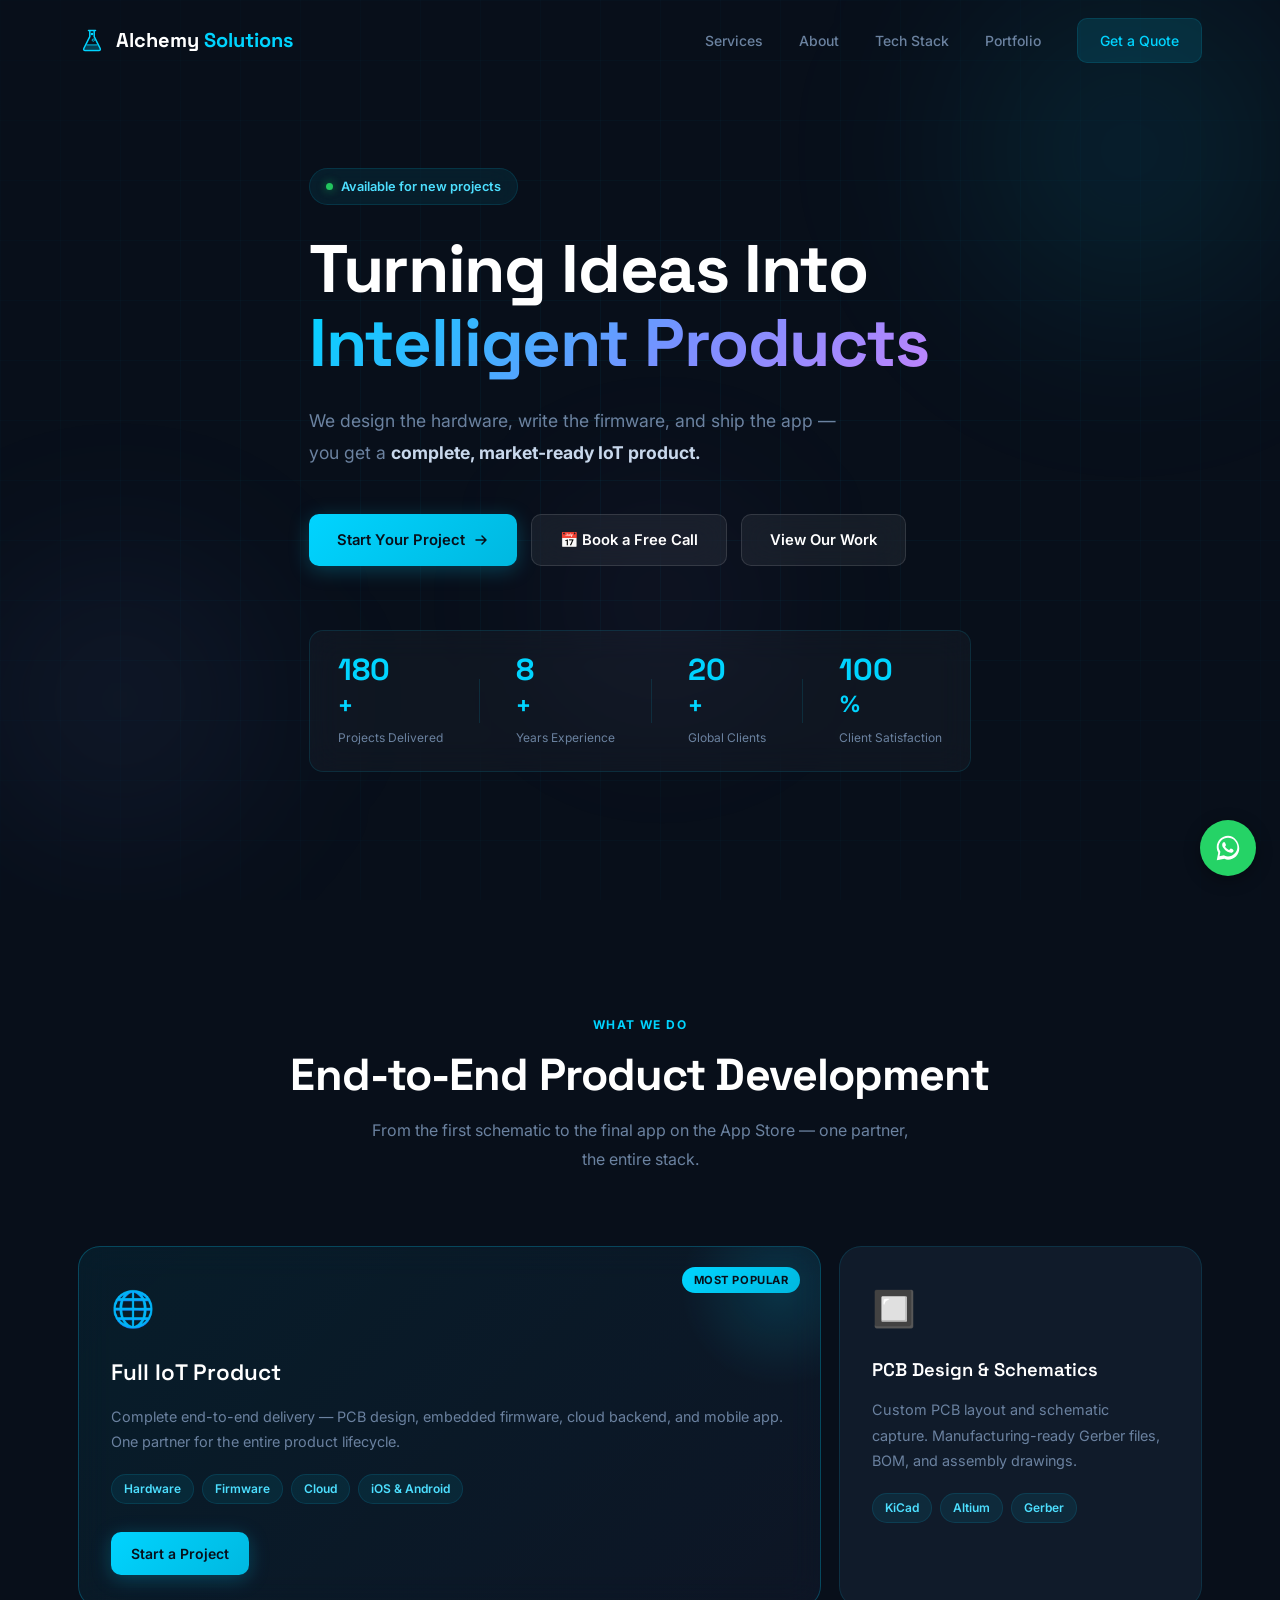
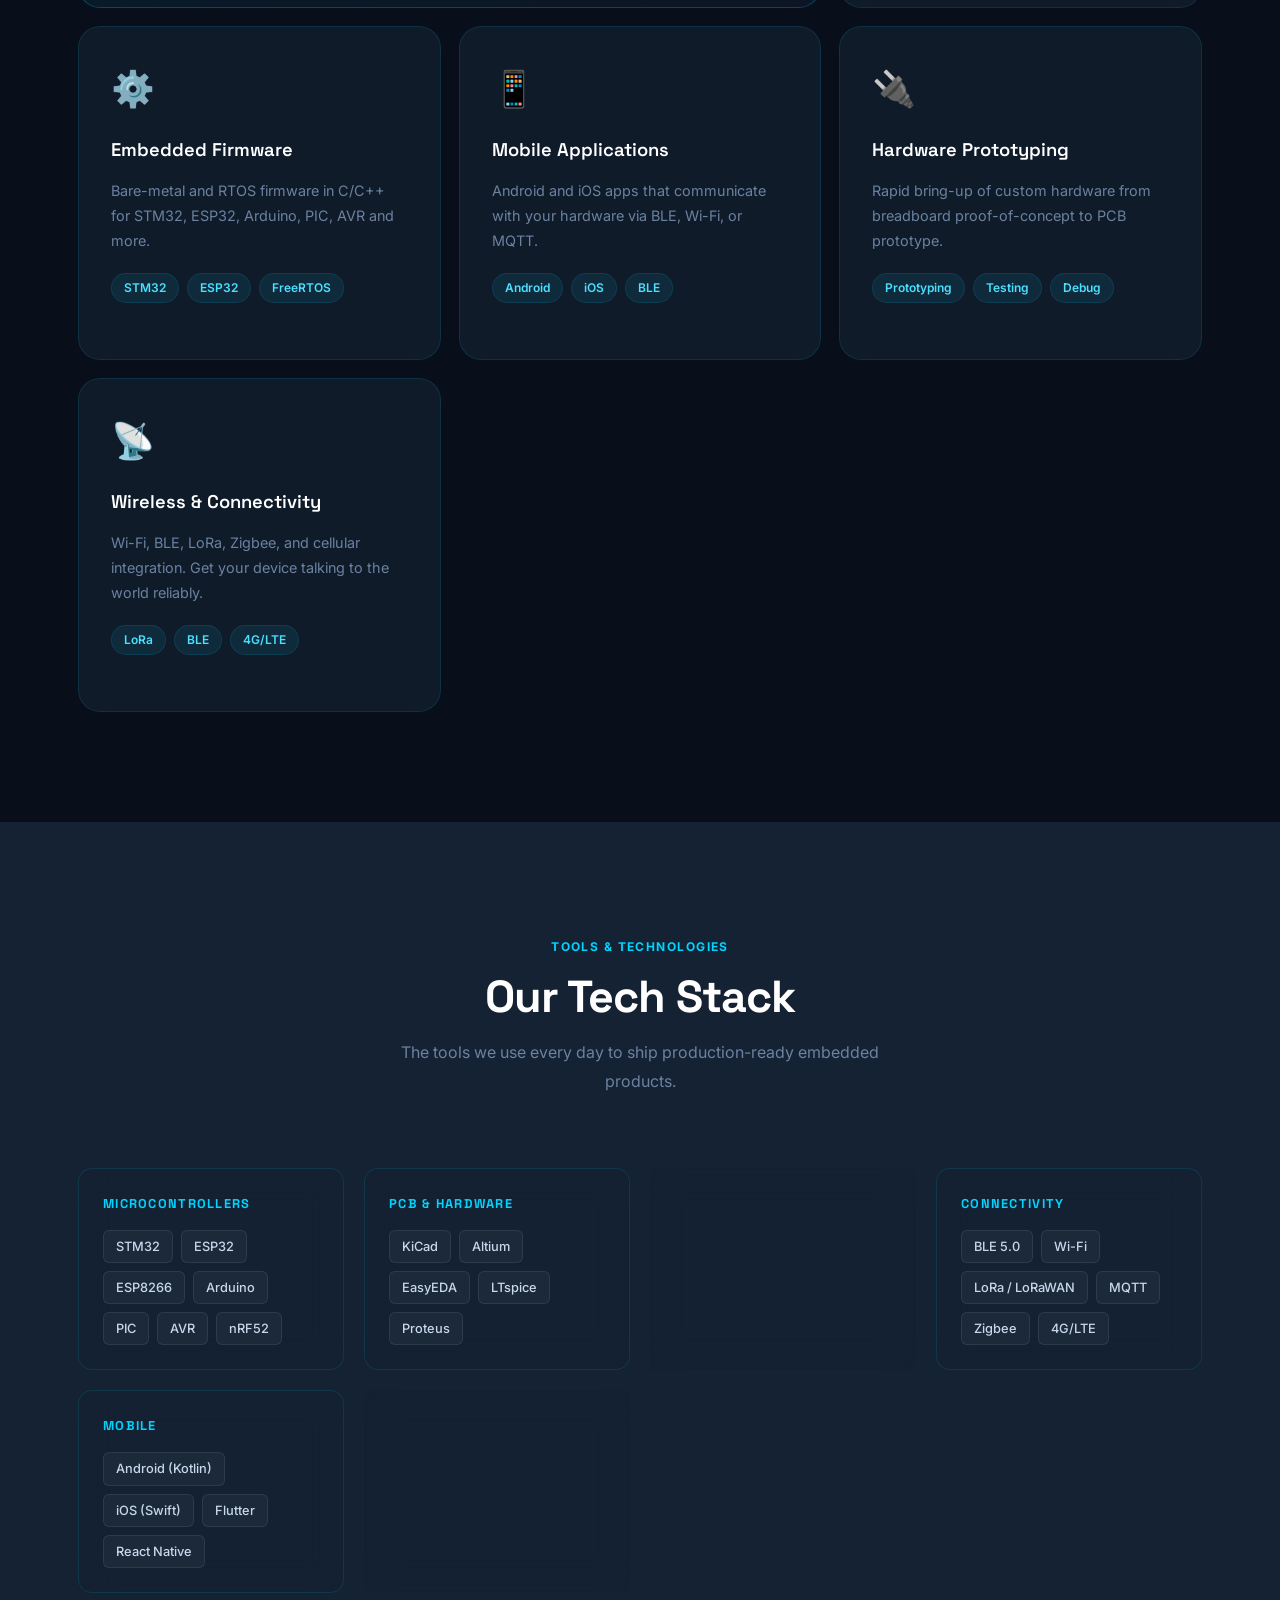
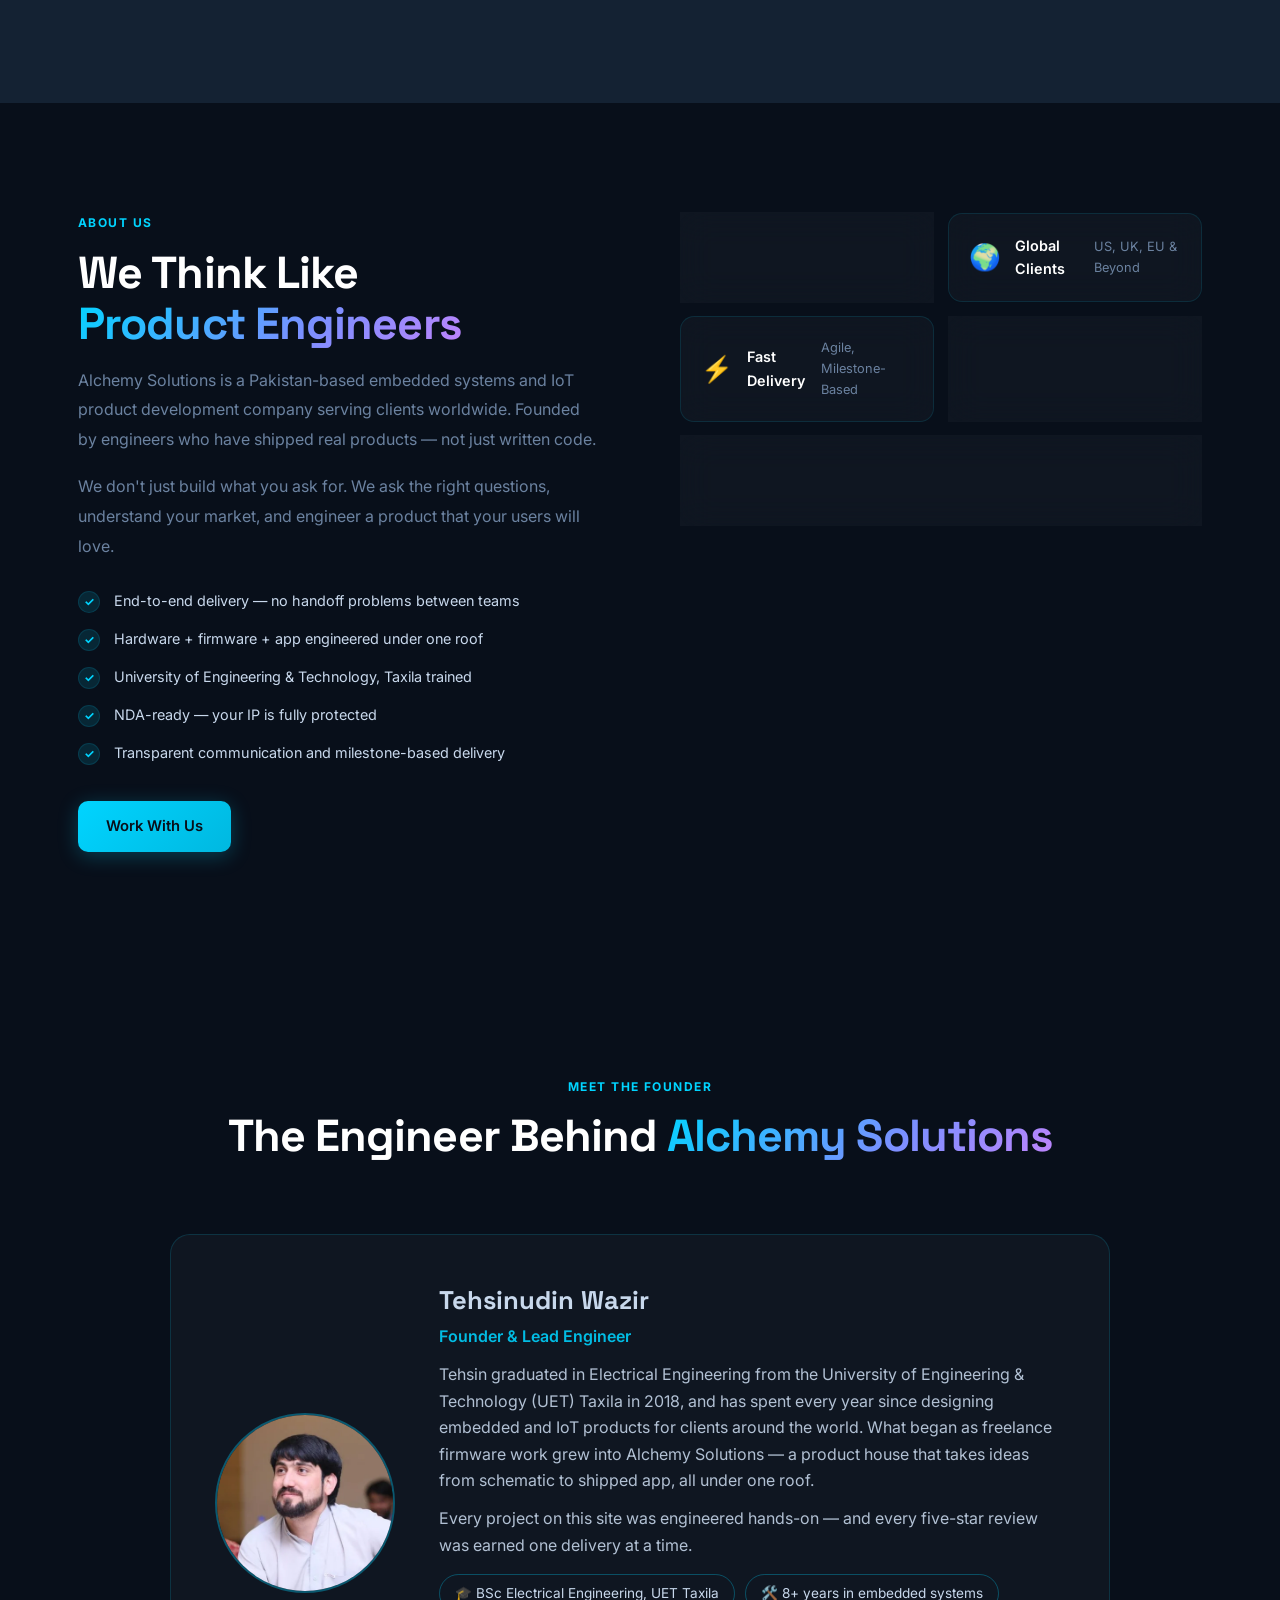
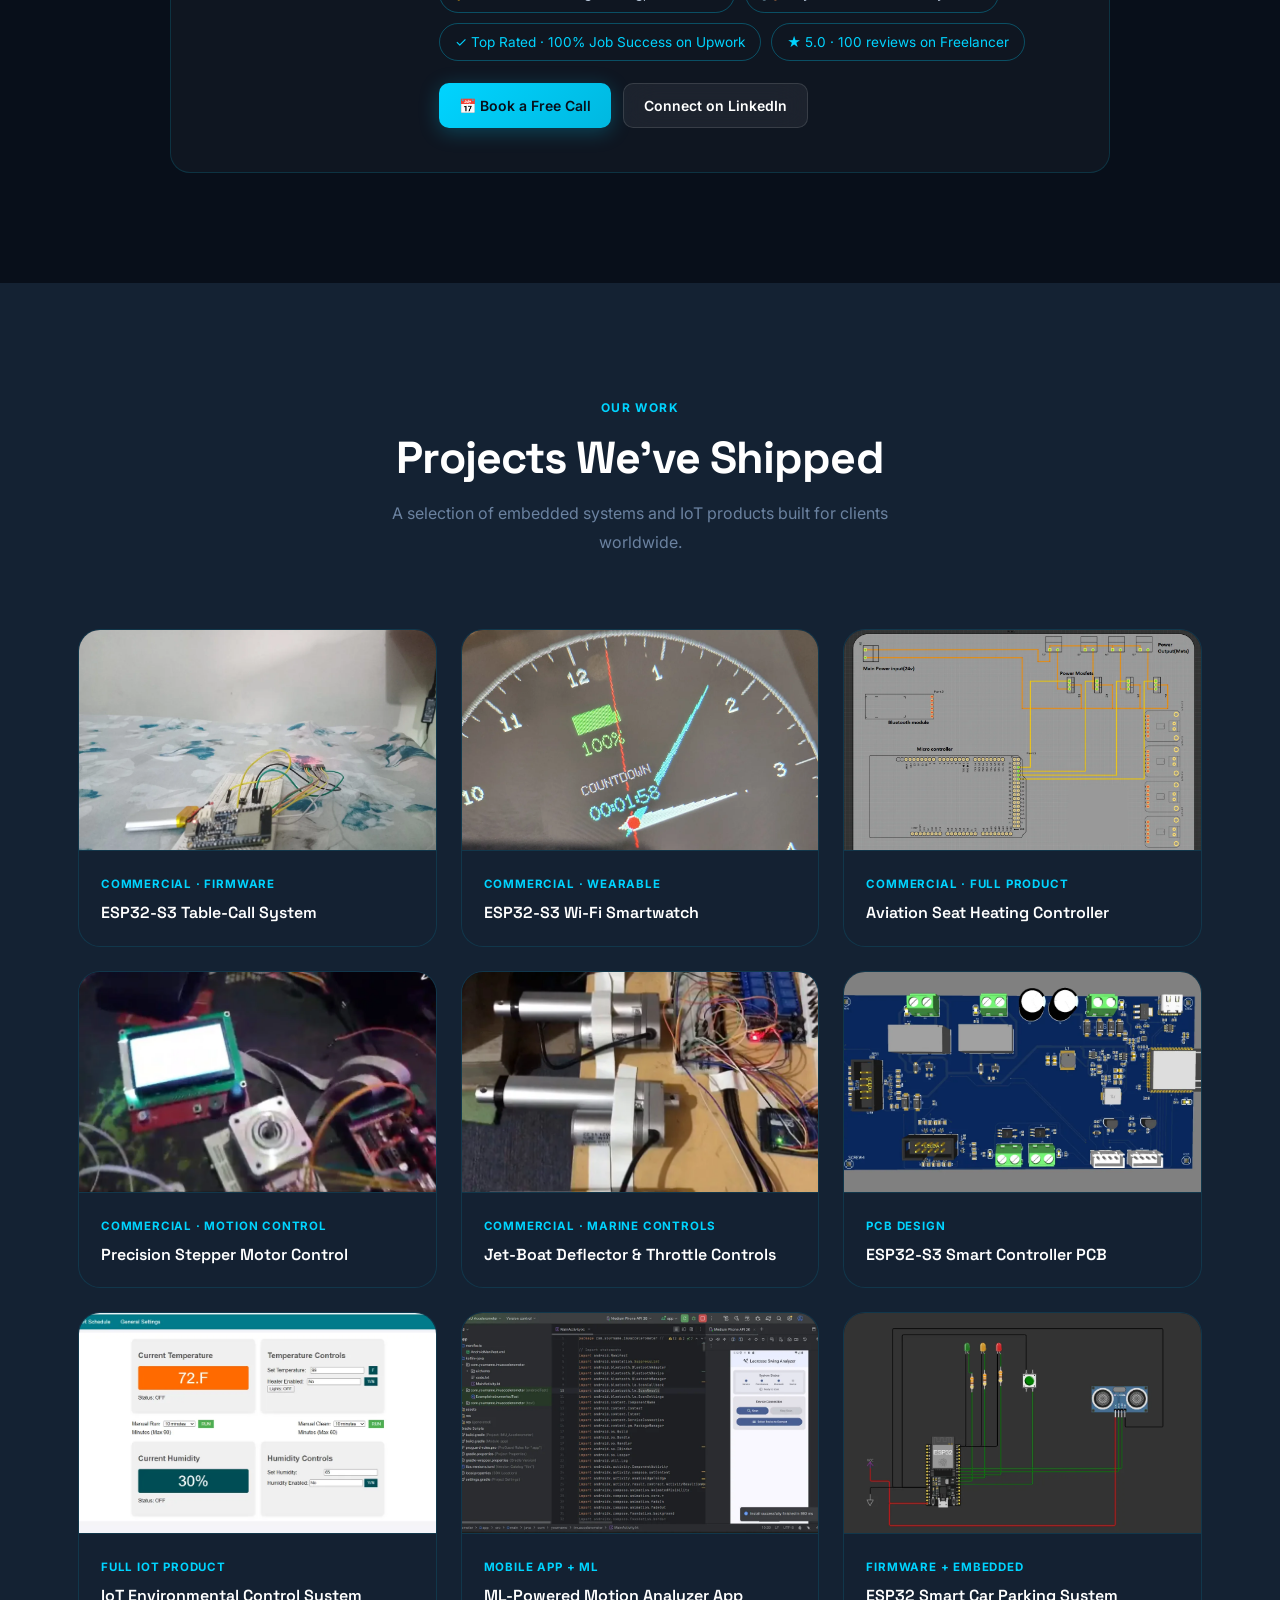
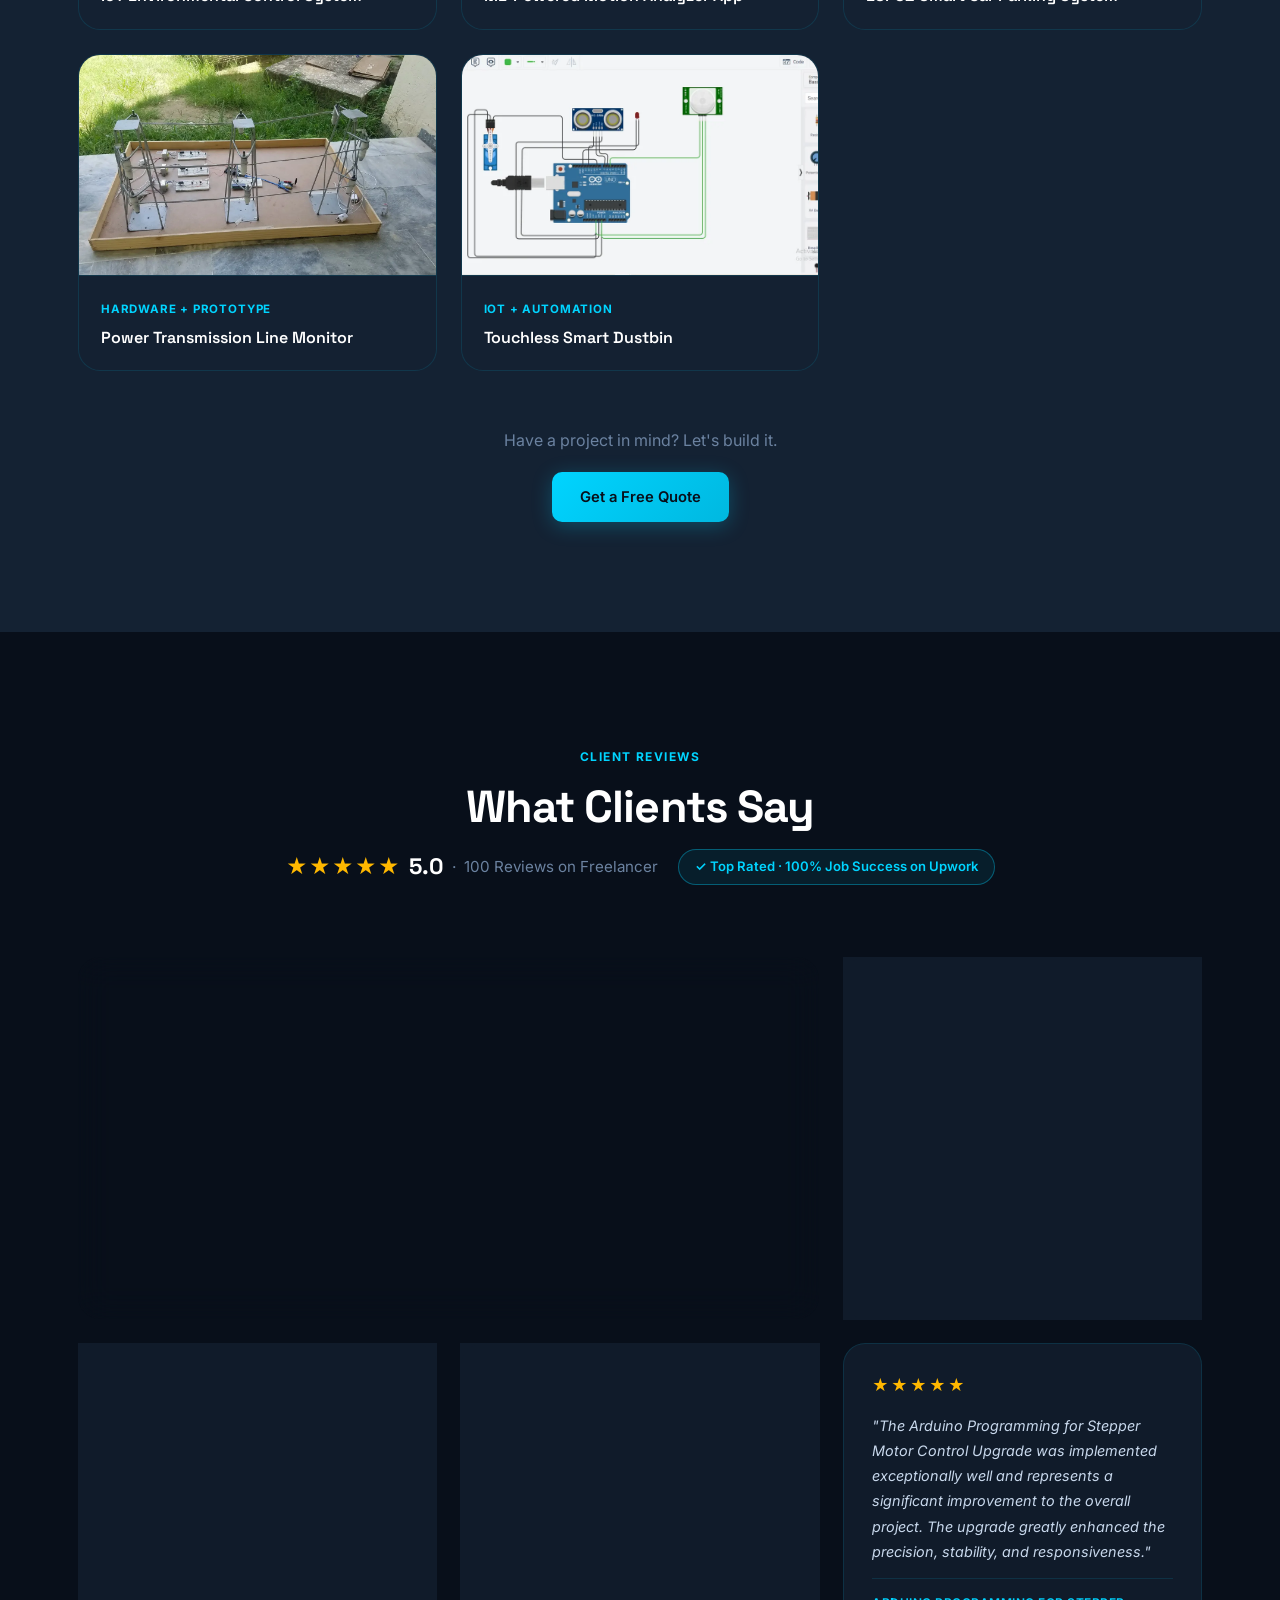
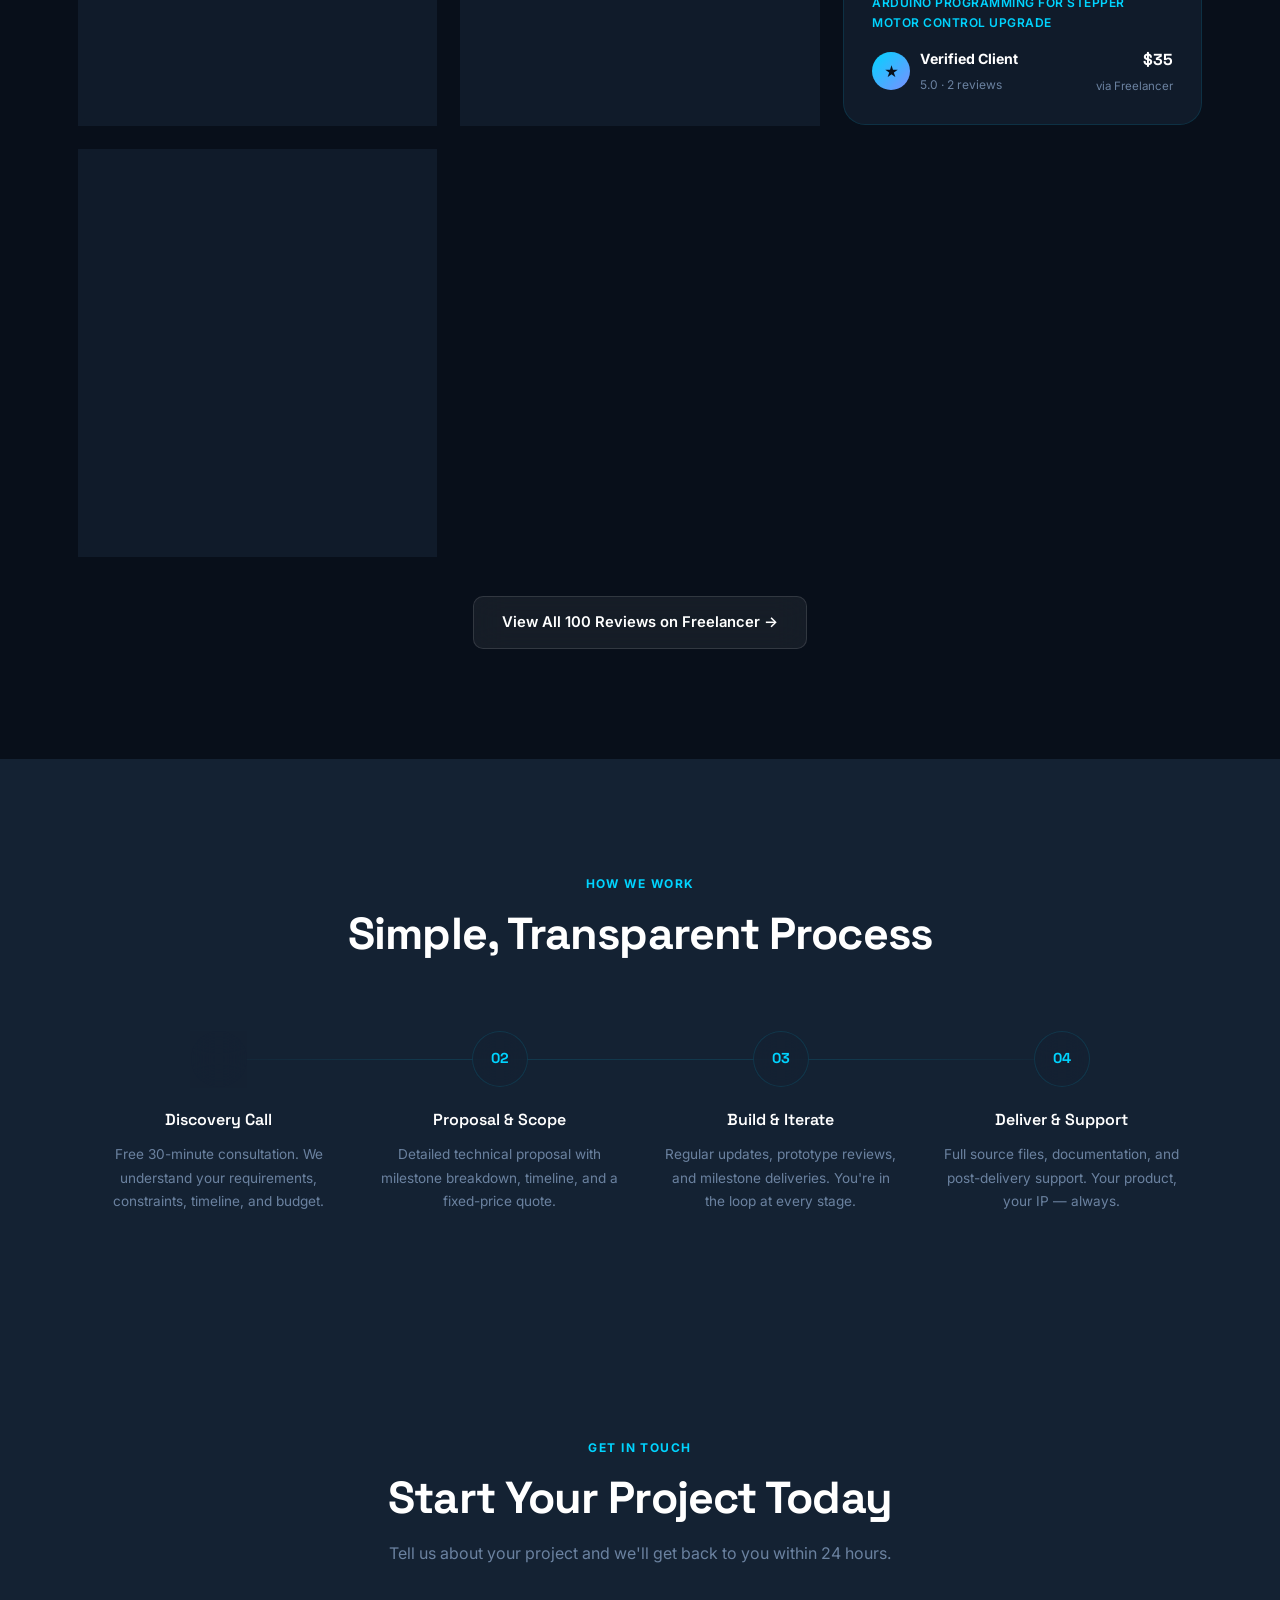
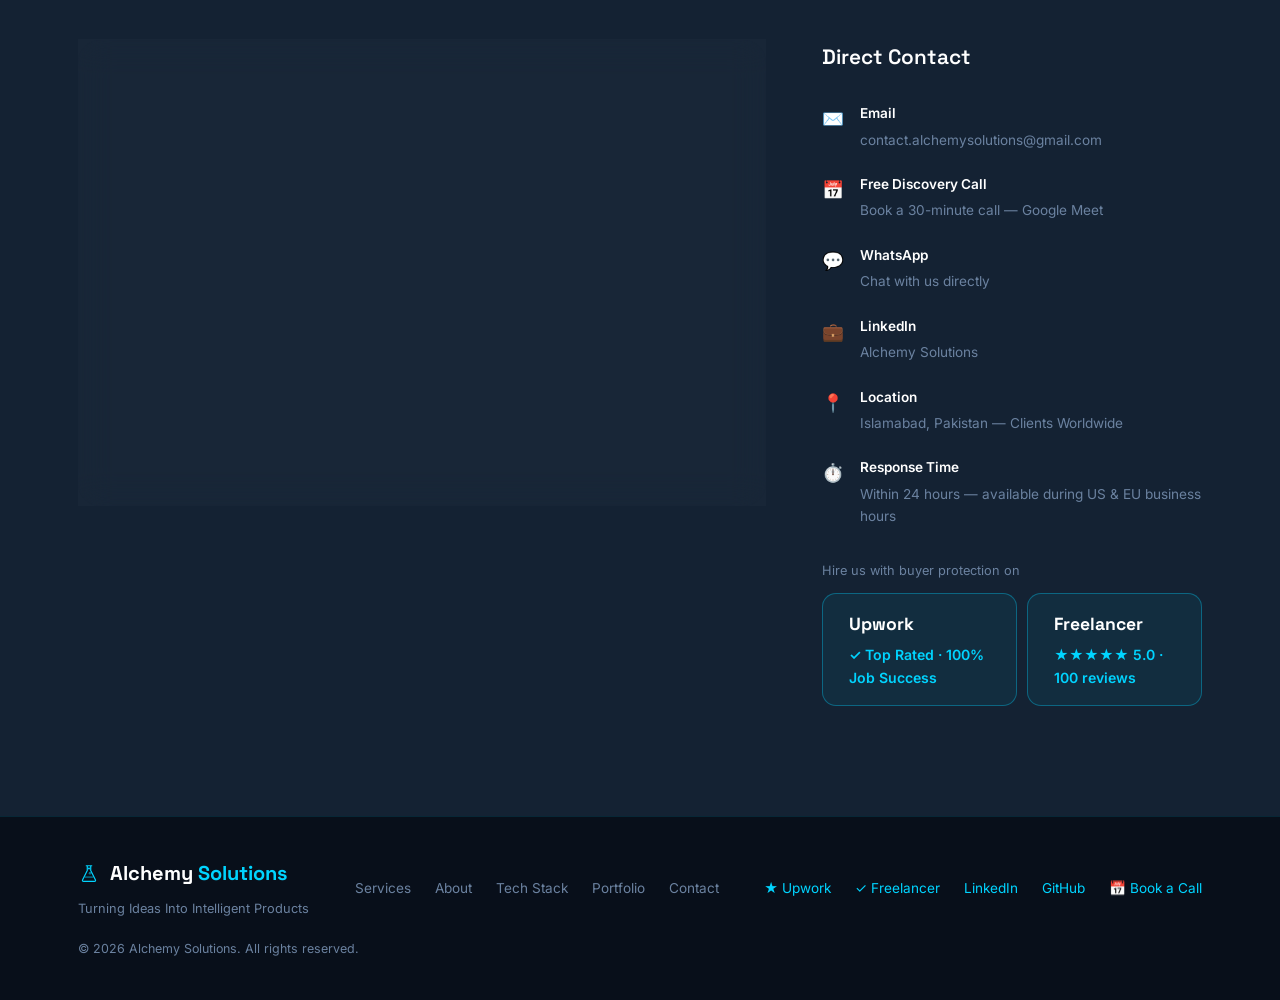
<file: index.html>
<!DOCTYPE html>
<html lang="en">
<head>
  <meta charset="UTF-8" />
  <meta name="viewport" content="width=device-width, initial-scale=1.0" />
  <meta name="description" content="Alchemy Solutions — End-to-end embedded systems and IoT product development. PCB design, firmware, and mobile apps shipped worldwide." />
  <title>Alchemy Solutions | Embedded Systems & IoT Engineering</title>
  <link rel="icon" type="image/svg+xml" href="data:image/svg+xml,%3Csvg xmlns='http://www.w3.org/2000/svg' viewBox='0 0 28 28'%3E%3Crect width='28' height='28' rx='6' fill='%230D1B2A'/%3E%3Cpath d='M11.8 3.5 V9.6 L5.9 21.4 Q5 23.4 7.2 23.4 H20.8 Q23 23.4 22.1 21.4 L16.2 9.6 V3.5 M10.5 3.5 H17.5' fill='none' stroke='%2300D4FF' stroke-width='2' stroke-linecap='round' stroke-linejoin='round'/%3E%3Cpath d='M8.5 17.9 L6.8 21.4 Q6.3 22.8 7.7 22.8 H20.3 Q21.7 22.8 21.2 21.4 L19.5 17.9 Z' fill='%2300D4FF'/%3E%3C/svg%3E" />
  <meta property="og:type" content="website" />
  <meta property="og:title" content="Alchemy Solutions | Embedded Systems & IoT Engineering" />
  <meta property="og:description" content="We design the hardware, write the firmware, and ship the app — end-to-end IoT product development. PCB design, embedded firmware, and mobile apps." />
  <meta property="og:image" content="https://alchemysolutionstech.com/assets/img/pcb-esp32s3.png" />
  <meta property="og:url" content="https://alchemysolutionstech.com/" />
  <link rel="stylesheet" href="assets/css/style.css?v=2" />
  <link rel="preconnect" href="https://fonts.googleapis.com" />
  <link rel="preconnect" href="https://fonts.gstatic.com" crossorigin />
  <link href="https://fonts.googleapis.com/css2?family=Inter:wght@300;400;500;600;700&family=Space+Grotesk:wght@500;600;700;800&display=swap" rel="stylesheet" />
  <link rel="canonical" href="https://alchemysolutionstech.com/" />
  <script type="application/ld+json">
  {
    "@context": "https://schema.org",
    "@type": "ProfessionalService",
    "name": "Alchemy Solutions",
    "slogan": "Turning Ideas Into Intelligent Products",
    "description": "End-to-end embedded systems and IoT product development: PCB design, embedded firmware, and mobile applications.",
    "url": "https://alchemysolutionstech.com/",
    "logo": "https://alchemysolutionstech.com/assets/img/pcb-esp32s3.png",
    "email": "contact.alchemysolutions@gmail.com",
    "address": {
      "@type": "PostalAddress",
      "addressLocality": "Islamabad",
      "addressCountry": "PK"
    },
    "areaServed": "Worldwide",
    "founder": {
      "@type": "Person",
      "name": "Tehsinudin Wazir",
      "jobTitle": "Founder & Lead Engineer",
      "alumniOf": "University of Engineering and Technology, Taxila",
      "sameAs": ["https://linkedin.com/in/tehsinudinwazir", "https://www.upwork.com/freelancers/tehsinudin"]
    },
    "sameAs": [
      "https://linkedin.com/company/alchemysolutionstech",
      "https://www.upwork.com/freelancers/tehsinudin",
      "https://www.freelancer.pk/u/TopRated209"
    ],
    "knowsAbout": ["Embedded Systems", "IoT Product Development", "PCB Design", "Firmware Development", "Mobile App Development", "ESP32", "STM32", "Bluetooth Low Energy"]
  }
  </script>
</head>
<body>

  <!-- NAVIGATION -->
  <nav class="navbar" id="navbar">
    <div class="container nav-inner">
      <a href="#" class="logo">
        <div class="logo-mark">
          <svg width="28" height="28" viewBox="0 0 28 28" fill="none">
            <path d="M10.5 3.5 H17.5 M11.8 3.5 V9.6 L5.9 21.4 Q5 23.4 7.2 23.4 H20.8 Q23 23.4 22.1 21.4 L16.2 9.6 V3.5" fill="none" stroke="#00D4FF" stroke-width="1.5" stroke-linecap="round" stroke-linejoin="round"/>
            <path d="M8.5 17.9 L6.8 21.4 Q6.3 22.8 7.7 22.8 H20.3 Q21.7 22.8 21.2 21.4 L19.5 17.9 Z" fill="#00D4FF" opacity="0.25"/>
            <line x1="8.5" y1="17.9" x2="19.5" y2="17.9" stroke="#00D4FF" stroke-width="0.9"/><circle cx="15.3" cy="13.1" r="1.15" fill="none" stroke="#00D4FF" stroke-width="0.8"/><circle cx="14" cy="7" r="1.3" fill="#00D4FF"/>
          </svg>
        </div>
        <span class="logo-text">Alchemy<span class="accent"> Solutions</span></span>
      </a>
      <ul class="nav-links" id="navLinks">
        <li><a href="#services">Services</a></li>
        <li><a href="#about">About</a></li>
        <li><a href="#stack">Tech Stack</a></li>
        <li><a href="#portfolio">Portfolio</a></li>
        <li><a href="#contact" class="btn btn-nav">Get a Quote</a></li>
      </ul>
      <button class="hamburger" id="hamburger" aria-label="Menu">
        <span></span><span></span><span></span>
      </button>
    </div>
  </nav>

  <!-- HERO -->
  <section class="hero" id="home">
    <div class="hero-blobs">
      <div class="blob blob-1"></div>
      <div class="blob blob-2"></div>
      <div class="blob blob-3"></div>
    </div>
    <div class="hero-grid-overlay"></div>
    <div class="container hero-inner">
      <div class="hero-badge">
        <span class="badge-dot"></span>
        Available for new projects
      </div>
      <h1 class="hero-title">
        Turning Ideas Into<br />
        <span class="gradient-text">Intelligent Products</span>
      </h1>
      <p class="hero-sub">
        We design the hardware, write the firmware, and ship the app —<br class="desktop-br" />
        you get a <strong>complete, market-ready IoT product.</strong>
      </p>
      <div class="hero-cta">
        <a href="#contact" class="btn btn-primary">
          <span>Start Your Project</span>
          <svg width="16" height="16" viewBox="0 0 16 16" fill="none"><path d="M3 8h10M9 4l4 4-4 4" stroke="currentColor" stroke-width="1.5" stroke-linecap="round" stroke-linejoin="round"/></svg>
        </a>
        <a href="https://calendar.app.google/hEg9Vk82VSViWGEs9" target="_blank" rel="noopener" class="btn btn-ghost">📅 Book a Free Call</a>
        <a href="#portfolio" class="btn btn-ghost">View Our Work</a>
      </div>
      <div class="hero-stats">
        <div class="stat">
          <span class="stat-num" data-target="180">0</span><span class="stat-plus">+</span>
          <span class="stat-label">Projects Delivered</span>
        </div>
        <div class="stat-divider"></div>
        <div class="stat">
          <span class="stat-num" data-target="8">0</span><span class="stat-plus">+</span>
          <span class="stat-label">Years Experience</span>
        </div>
        <div class="stat-divider"></div>
        <div class="stat">
          <span class="stat-num" data-target="20">0</span><span class="stat-plus">+</span>
          <span class="stat-label">Global Clients</span>
        </div>
        <div class="stat-divider"></div>
        <div class="stat">
          <span class="stat-num" data-target="100">0</span><span class="stat-plus">%</span>
          <span class="stat-label">Client Satisfaction</span>
        </div>
      </div>
    </div>
  </section>

  <!-- SERVICES — BENTO GRID -->
  <section class="section" id="services">
    <div class="container">
      <div class="section-header">
        <span class="section-tag">What We Do</span>
        <h2 class="section-title">End-to-End Product Development</h2>
        <p class="section-sub">From the first schematic to the final app on the App Store — one partner, the entire stack.</p>
      </div>
      <div class="bento-grid">

        <!-- FEATURED: Full IoT Product -->
        <div class="bento-card bento-featured reveal">
          <div class="bento-glow"></div>
          <div class="bento-badge">Most Popular</div>
          <div class="bento-icon">🌐</div>
          <h3>Full IoT Product</h3>
          <p>Complete end-to-end delivery — PCB design, embedded firmware, cloud backend, and mobile app. One partner for the entire product lifecycle.</p>
          <div class="bento-tags">
            <span>Hardware</span><span>Firmware</span><span>Cloud</span><span>iOS & Android</span>
          </div>
          <div class="bento-cta">
            <a href="#contact" class="btn btn-primary btn-sm">Start a Project</a>
          </div>
        </div>

        <!-- PCB Design -->
        <div class="bento-card reveal">
          <div class="bento-icon">🔲</div>
          <h3>PCB Design & Schematics</h3>
          <p>Custom PCB layout and schematic capture. Manufacturing-ready Gerber files, BOM, and assembly drawings.</p>
          <div class="bento-tags">
            <span>KiCad</span><span>Altium</span><span>Gerber</span>
          </div>
        </div>

        <!-- Firmware -->
        <div class="bento-card reveal">
          <div class="bento-icon">⚙️</div>
          <h3>Embedded Firmware</h3>
          <p>Bare-metal and RTOS firmware in C/C++ for STM32, ESP32, Arduino, PIC, AVR and more.</p>
          <div class="bento-tags">
            <span>STM32</span><span>ESP32</span><span>FreeRTOS</span>
          </div>
        </div>

        <!-- Mobile Apps -->
        <div class="bento-card reveal">
          <div class="bento-icon">📱</div>
          <h3>Mobile Applications</h3>
          <p>Android and iOS apps that communicate with your hardware via BLE, Wi-Fi, or MQTT.</p>
          <div class="bento-tags">
            <span>Android</span><span>iOS</span><span>BLE</span>
          </div>
        </div>

        <!-- Prototyping -->
        <div class="bento-card reveal">
          <div class="bento-icon">🔌</div>
          <h3>Hardware Prototyping</h3>
          <p>Rapid bring-up of custom hardware from breadboard proof-of-concept to PCB prototype.</p>
          <div class="bento-tags">
            <span>Prototyping</span><span>Testing</span><span>Debug</span>
          </div>
        </div>

        <!-- Wireless -->
        <div class="bento-card reveal">
          <div class="bento-icon">📡</div>
          <h3>Wireless & Connectivity</h3>
          <p>Wi-Fi, BLE, LoRa, Zigbee, and cellular integration. Get your device talking to the world reliably.</p>
          <div class="bento-tags">
            <span>LoRa</span><span>BLE</span><span>4G/LTE</span>
          </div>
        </div>

      </div>
    </div>
  </section>

  <!-- TECH STACK -->
  <section class="section section-dark" id="stack">
    <div class="container">
      <div class="section-header">
        <span class="section-tag">Tools & Technologies</span>
        <h2 class="section-title">Our Tech Stack</h2>
        <p class="section-sub">The tools we use every day to ship production-ready embedded products.</p>
      </div>
      <div class="stack-categories">

        <div class="stack-group reveal">
          <h4 class="stack-group-title">Microcontrollers</h4>
          <div class="stack-items">
            <div class="stack-item">STM32</div>
            <div class="stack-item">ESP32</div>
            <div class="stack-item">ESP8266</div>
            <div class="stack-item">Arduino</div>
            <div class="stack-item">PIC</div>
            <div class="stack-item">AVR</div>
            <div class="stack-item">nRF52</div>
          </div>
        </div>

        <div class="stack-group reveal">
          <h4 class="stack-group-title">PCB & Hardware</h4>
          <div class="stack-items">
            <div class="stack-item">KiCad</div>
            <div class="stack-item">Altium</div>
            <div class="stack-item">EasyEDA</div>
            <div class="stack-item">LTspice</div>
            <div class="stack-item">Proteus</div>
          </div>
        </div>

        <div class="stack-group reveal">
          <h4 class="stack-group-title">Firmware & OS</h4>
          <div class="stack-items">
            <div class="stack-item">FreeRTOS</div>
            <div class="stack-item">Zephyr</div>
            <div class="stack-item">Bare-Metal C</div>
            <div class="stack-item">C++</div>
            <div class="stack-item">MicroPython</div>
          </div>
        </div>

        <div class="stack-group reveal">
          <h4 class="stack-group-title">Connectivity</h4>
          <div class="stack-items">
            <div class="stack-item">BLE 5.0</div>
            <div class="stack-item">Wi-Fi</div>
            <div class="stack-item">LoRa / LoRaWAN</div>
            <div class="stack-item">MQTT</div>
            <div class="stack-item">Zigbee</div>
            <div class="stack-item">4G/LTE</div>
          </div>
        </div>

        <div class="stack-group reveal">
          <h4 class="stack-group-title">Mobile</h4>
          <div class="stack-items">
            <div class="stack-item">Android (Kotlin)</div>
            <div class="stack-item">iOS (Swift)</div>
            <div class="stack-item">Flutter</div>
            <div class="stack-item">React Native</div>
          </div>
        </div>

        <div class="stack-group reveal">
          <h4 class="stack-group-title">Cloud & Tools</h4>
          <div class="stack-items">
            <div class="stack-item">AWS IoT</div>
            <div class="stack-item">Firebase</div>
            <div class="stack-item">MQTT Broker</div>
            <div class="stack-item">Git</div>
            <div class="stack-item">VS Code</div>
          </div>
        </div>

      </div>
    </div>
  </section>

  <!-- ABOUT -->
  <section class="section" id="about">
    <div class="container about-inner">
      <div class="about-text reveal">
        <span class="section-tag">About Us</span>
        <h2 class="section-title">We Think Like<br/><span class="gradient-text">Product Engineers</span></h2>
        <p>Alchemy Solutions is a Pakistan-based embedded systems and IoT product development company serving clients worldwide. Founded by engineers who have shipped real products — not just written code.</p>
        <p>We don't just build what you ask for. We ask the right questions, understand your market, and engineer a product that your users will love.</p>
        <div class="about-points">
          <div class="about-point">
            <div class="point-check">✓</div>
            <span>End-to-end delivery — no handoff problems between teams</span>
          </div>
          <div class="about-point">
            <div class="point-check">✓</div>
            <span>Hardware + firmware + app engineered under one roof</span>
          </div>
          <div class="about-point">
            <div class="point-check">✓</div>
            <span>University of Engineering & Technology, Taxila trained</span>
          </div>
          <div class="about-point">
            <div class="point-check">✓</div>
            <span>NDA-ready — your IP is fully protected</span>
          </div>
          <div class="about-point">
            <div class="point-check">✓</div>
            <span>Transparent communication and milestone-based delivery</span>
          </div>
        </div>
        <a href="#contact" class="btn btn-primary">Work With Us</a>
      </div>
      <div class="about-cards reveal">
        <div class="glass-card">
          <div class="glass-icon">🏆</div>
          <strong>5+ Years</strong>
          <span>In Embedded Systems</span>
        </div>
        <div class="glass-card">
          <div class="glass-icon">🌍</div>
          <strong>Global Clients</strong>
          <span>US, UK, EU & Beyond</span>
        </div>
        <div class="glass-card">
          <div class="glass-icon">⚡</div>
          <strong>Fast Delivery</strong>
          <span>Agile, Milestone-Based</span>
        </div>
        <div class="glass-card">
          <div class="glass-icon">🔒</div>
          <strong>NDA Ready</strong>
          <span>Your IP is Protected</span>
        </div>
        <div class="glass-card card-wide">
          <div class="glass-icon">📍</div>
          <div>
            <strong>Based in Pakistan</strong>
            <span>Islamabad — Serving Clients Worldwide</span>
          </div>
        </div>
      </div>
    </div>
  </section>

  <!-- FOUNDER -->
  <section class="section" id="founder">
    <div class="container">
      <div class="section-header">
        <span class="section-tag">Meet the Founder</span>
        <h2 class="section-title">The Engineer Behind <span class="gradient-text">Alchemy Solutions</span></h2>
      </div>
      <div class="founder-card reveal">
        <div class="founder-photo">
          <img src="assets/img/founder.webp" alt="Tehsinudin Wazir — Founder of Alchemy Solutions" width="400" height="400" loading="lazy" />
        </div>
        <div class="founder-info">
          <h3>Tehsinudin Wazir</h3>
          <p class="founder-role">Founder &amp; Lead Engineer</p>
          <p>Tehsin graduated in Electrical Engineering from the University of Engineering &amp; Technology (UET) Taxila in 2018, and has spent every year since designing embedded and IoT products for clients around the world. What began as freelance firmware work grew into Alchemy Solutions — a product house that takes ideas from schematic to shipped app, all under one roof.</p>
          <p>Every project on this site was engineered hands-on — and every five-star review was earned one delivery at a time.</p>
          <div class="founder-badges">
            <span class="founder-badge">🎓 BSc Electrical Engineering, UET Taxila</span>
            <span class="founder-badge">🛠️ 8+ years in embedded systems</span>
            <a href="https://www.upwork.com/freelancers/tehsinudin" target="_blank" rel="noopener" class="founder-badge badge-link">✓ Top Rated · 100% Job Success on Upwork</a>
            <a href="https://www.freelancer.pk/u/TopRated209" target="_blank" rel="noopener" class="founder-badge badge-link">★ 5.0 · 100 reviews on Freelancer</a>
          </div>
          <div class="founder-ctas">
            <a href="https://calendar.app.google/hEg9Vk82VSViWGEs9" target="_blank" rel="noopener" class="btn btn-primary btn-sm">📅 Book a Free Call</a>
            <a href="https://linkedin.com/in/tehsinudinwazir" target="_blank" rel="noopener" class="btn btn-ghost btn-sm">Connect on LinkedIn</a>
          </div>
        </div>
      </div>
    </div>
  </section>

  <!-- PORTFOLIO -->
  <section class="section section-dark" id="portfolio">
    <div class="container">
      <div class="section-header">
        <span class="section-tag">Our Work</span>
        <h2 class="section-title">Projects We've Shipped</h2>
        <p class="section-sub">A selection of embedded systems and IoT products built for clients worldwide.</p>
      </div>
      <div class="portfolio-grid">

        <a href="projects/table-call.html" class="portfolio-card reveal">
          <div class="portfolio-img">
            <img src="assets/img/table-call.webp" alt="ESP32-S3 Table-Call System Firmware" width="1200" height="900" loading="lazy" />
            <div class="portfolio-overlay">
              <span>View Project →</span>
            </div>
          </div>
          <div class="portfolio-label">
            <span class="portfolio-tag">Commercial · Firmware</span>
            <h3>ESP32-S3 Table-Call System</h3>
          </div>
        </a>

        <a href="projects/esp32-watch.html" class="portfolio-card reveal">
          <div class="portfolio-img">
            <img src="assets/img/esp32-watch.webp" alt="ESP32-S3 Wi-Fi Smartwatch" width="1200" height="1458" loading="lazy" />
            <div class="portfolio-overlay">
              <span>View Project →</span>
            </div>
          </div>
          <div class="portfolio-label">
            <span class="portfolio-tag">Commercial · Wearable</span>
            <h3>ESP32-S3 Wi-Fi Smartwatch</h3>
          </div>
        </a>

        <a href="projects/quest-seat.html" class="portfolio-card reveal">
          <div class="portfolio-img">
            <img src="assets/img/quest-seat-pcb.webp" alt="Aviation Seat Heating Controller PCB" width="1204" height="815" loading="lazy" />
            <div class="portfolio-overlay">
              <span>View Project →</span>
            </div>
          </div>
          <div class="portfolio-label">
            <span class="portfolio-tag">Commercial · Full Product</span>
            <h3>Aviation Seat Heating Controller</h3>
          </div>
        </a>

        <a href="projects/stepper-motor.html" class="portfolio-card reveal">
          <div class="portfolio-img">
            <img src="assets/img/stepper-motor.webp" alt="Precision Stepper Motor Control Upgrade" width="800" height="451" loading="lazy" />
            <div class="portfolio-overlay">
              <span>▶ Watch Demo →</span>
            </div>
          </div>
          <div class="portfolio-label">
            <span class="portfolio-tag">Commercial · Motion Control</span>
            <h3>Precision Stepper Motor Control</h3>
          </div>
        </a>

        <a href="projects/boats-automation.html" class="portfolio-card reveal">
          <div class="portfolio-img">
            <img src="assets/img/boats-automation.webp" alt="Marine Automation Prototype" width="800" height="453" loading="lazy" />
            <div class="portfolio-overlay">
              <span>▶ Watch Demo →</span>
            </div>
          </div>
          <div class="portfolio-label">
            <span class="portfolio-tag">Commercial · Marine Controls</span>
            <h3>Jet-Boat Deflector &amp; Throttle Controls</h3>
          </div>
        </a>

        <a href="projects/esp32-pcb.html" class="portfolio-card reveal">
          <div class="portfolio-img">
            <img src="assets/img/pcb-esp32s3.webp" width="1094" height="606" alt="ESP32-S3 Custom PCB Design" loading="lazy" />
            <div class="portfolio-overlay">
              <span>View Project →</span>
            </div>
          </div>
          <div class="portfolio-label">
            <span class="portfolio-tag">PCB Design</span>
            <h3>ESP32-S3 Smart Controller PCB</h3>
          </div>
        </a>

        <a href="projects/environmental-control.html" class="portfolio-card reveal">
          <div class="portfolio-img">
            <img src="assets/img/web-control.webp" width="1200" height="547" alt="IoT Environmental Control Dashboard" loading="lazy" />
            <div class="portfolio-overlay">
              <span>View Project →</span>
            </div>
          </div>
          <div class="portfolio-label">
            <span class="portfolio-tag">Full IoT Product</span>
            <h3>IoT Environmental Control System</h3>
          </div>
        </a>

        <a href="projects/ml-motion-analyzer.html" class="portfolio-card reveal">
          <div class="portfolio-img">
            <img src="assets/img/ml-imu-app.webp" width="1200" height="648" alt="ML IMU Android App" loading="lazy" />
            <div class="portfolio-overlay">
              <span>View Project →</span>
            </div>
          </div>
          <div class="portfolio-label">
            <span class="portfolio-tag">Mobile App + ML</span>
            <h3>ML-Powered Motion Analyzer App</h3>
          </div>
        </a>

        <a href="projects/car-parking.html" class="portfolio-card reveal">
          <div class="portfolio-img">
            <img src="assets/img/car-parking.webp" width="997" height="654" alt="ESP32 Smart Car Parking" loading="lazy" />
            <div class="portfolio-overlay">
              <span>View Project →</span>
            </div>
          </div>
          <div class="portfolio-label">
            <span class="portfolio-tag">Firmware + Embedded</span>
            <h3>ESP32 Smart Car Parking System</h3>
          </div>
        </a>

        <a href="projects/transmission-line.html" class="portfolio-card reveal">
          <div class="portfolio-img">
            <img src="assets/img/transmission-line.webp" width="1200" height="900" alt="Transmission Line Monitor" loading="lazy" />
            <div class="portfolio-overlay">
              <span>View Project →</span>
            </div>
          </div>
          <div class="portfolio-label">
            <span class="portfolio-tag">Hardware + Prototype</span>
            <h3>Power Transmission Line Monitor</h3>
          </div>
        </a>

        <a href="projects/smart-dustbin.html" class="portfolio-card reveal">
          <div class="portfolio-img">
            <img src="assets/img/smart-dustbin.webp" width="1200" height="524" alt="Smart Dustbin" loading="lazy" />
            <div class="portfolio-overlay">
              <span>View Project →</span>
            </div>
          </div>
          <div class="portfolio-label">
            <span class="portfolio-tag">IoT + Automation</span>
            <h3>Touchless Smart Dustbin</h3>
          </div>
        </a>

      </div>
      <div class="portfolio-cta reveal">
        <p>Have a project in mind? Let's build it.</p>
        <a href="#contact" class="btn btn-primary">Get a Free Quote</a>
      </div>
    </div>
  </section>

  <!-- TESTIMONIALS -->
  <section class="section" id="testimonials">
    <div class="container">
      <div class="section-header">
        <span class="section-tag">Client Reviews</span>
        <h2 class="section-title">What Clients Say</h2>
        <div class="reviews-trust">
          <div class="reviews-score">
            <span class="stars-display">★★★★★</span>
            <span class="score-big">5.0</span>
            <span class="score-sep">·</span>
            <span class="score-count">100 Reviews on Freelancer</span>
          </div>
          <a href="https://www.upwork.com/freelancers/tehsinudin" target="_blank" rel="noopener" class="verified-badge">✓ Top Rated · 100% Job Success on Upwork</a>
        </div>
      </div>
      <div class="testimonials-grid">

        <div class="testimonial-card tc-featured reveal">
          <div class="tc-stars">★★★★★</div>
          <p class="tc-quote">"Tehsin delivered solid ESP32-S3 firmware for our IoT product on schedule. Code is clean and modular, with well-thought-out separation of concerns across the manager classes. He covered the full scope including captive portal provisioning, offline queue, battery monitoring, per-device auth, and reboot recovery. Documentation is thorough which makes the firmware reproducible without him. Professional communication. Recommended for IoT firmware work and would collaborate again."</p>
          <div class="tc-project">ESP32 Table-Call Firmware</div>
          <div class="tc-footer">
            <div class="tc-reviewer">
              <div class="tc-avatar">D</div>
              <div><strong>Diomar Elias G.</strong><span class="tc-country">🇨🇴 Colombia</span></div>
            </div>
            <div class="tc-meta"><span class="tc-value">$250</span><span class="tc-source">via Upwork</span></div>
          </div>
        </div>

        <div class="testimonial-card reveal">
          <div class="tc-stars">★★★★★</div>
          <p class="tc-quote">"Tehsin is great to work with and is a very skilled engineer. I look forward to continuing to work with him in the future."</p>
          <div class="tc-project">WiFi Controlled ESP32 Smartwatch</div>
          <div class="tc-footer">
            <div class="tc-reviewer">
              <div class="tc-avatar">T</div>
              <div><strong>Thomas T.</strong><span class="tc-country">🇺🇸 United States</span></div>
            </div>
            <div class="tc-meta"><span class="tc-value">$1,305</span><span class="tc-source">via Upwork</span></div>
          </div>
        </div>

        <div class="testimonial-card reveal">
          <div class="tc-stars">★★★★★</div>
          <p class="tc-quote">"Very good to work with. Excellent work quality and professionalism. Replies quickly."</p>
          <div class="tc-project">VFD Control using DS18B20</div>
          <div class="tc-footer">
            <div class="tc-reviewer">
              <div class="tc-avatar">Z</div>
              <div><strong>Zachary M.</strong><span class="tc-country">🇺🇸 United States</span></div>
            </div>
            <div class="tc-meta"><span class="tc-value">$150</span><span class="tc-source">via Upwork</span></div>
          </div>
        </div>

        <div class="testimonial-card reveal">
          <div class="tc-stars">★★★★★</div>
          <p class="tc-quote">"Perfect! Very good freelancer!!"</p>
          <div class="tc-project">Datalogger with Arduino Mega 2560 — Temperature &amp; Humidity Inside/Outside</div>
          <div class="tc-footer">
            <div class="tc-reviewer">
              <div class="tc-avatar">M</div>
              <div><strong>Mohammed H.</strong><span class="tc-country">🇩🇰 Denmark</span></div>
            </div>
            <div class="tc-meta"><span class="tc-value">$50</span><span class="tc-source">via Upwork</span></div>
          </div>
        </div>

        <div class="testimonial-card reveal">
          <div class="tc-stars">★★★★★</div>
          <p class="tc-quote">"The Arduino Programming for Stepper Motor Control Upgrade was implemented exceptionally well and represents a significant improvement to the overall project. The upgrade greatly enhanced the precision, stability, and responsiveness."</p>
          <div class="tc-project">Arduino Programming for Stepper Motor Control Upgrade</div>
          <div class="tc-footer">
            <div class="tc-reviewer">
              <div class="tc-avatar">★</div>
              <div><strong>Verified Client</strong><span class="tc-country">5.0 · 2 reviews</span></div>
            </div>
            <div class="tc-meta"><span class="tc-value">$35</span><span class="tc-source">via Freelancer</span></div>
          </div>
        </div>

        <div class="testimonial-card reveal">
          <div class="tc-stars">★★★★★</div>
          <p class="tc-quote">"I hired Tehsinudin to assist with the coding and software integration of my custom Sim Racing Wind Simulator project. My setup is unique because it is evolving from a standard system, and he adapted perfectly to our needs. Reliable, collaborative, and committed to quality."</p>
          <div class="tc-project">ESP32 Firmware for UDP Telemetry Control — IoT Real-Time</div>
          <div class="tc-footer">
            <div class="tc-reviewer">
              <div class="tc-avatar">A</div>
              <div><strong>Alex</strong><span class="tc-country">Verified Client</span></div>
            </div>
            <div class="tc-meta"><span class="tc-value">$200</span><span class="tc-source">via Freelancer</span></div>
          </div>
        </div>

      </div>
      <div class="testimonials-cta reveal">
        <a href="https://www.freelancer.pk/u/TopRated209" target="_blank" rel="noopener" class="btn btn-ghost">View All 100 Reviews on Freelancer →</a>
      </div>
    </div>
  </section>

  <!-- PROCESS -->
  <section class="section section-dark" id="process">
    <div class="container">
      <div class="section-header">
        <span class="section-tag">How We Work</span>
        <h2 class="section-title">Simple, Transparent Process</h2>
      </div>
      <div class="process-track">
        <div class="process-line"></div>
        <div class="process-step reveal">
          <div class="step-circle">01</div>
          <div class="step-content">
            <h3>Discovery Call</h3>
            <p>Free 30-minute consultation. We understand your requirements, constraints, timeline, and budget.</p>
          </div>
        </div>
        <div class="process-step reveal">
          <div class="step-circle">02</div>
          <div class="step-content">
            <h3>Proposal & Scope</h3>
            <p>Detailed technical proposal with milestone breakdown, timeline, and a fixed-price quote.</p>
          </div>
        </div>
        <div class="process-step reveal">
          <div class="step-circle">03</div>
          <div class="step-content">
            <h3>Build & Iterate</h3>
            <p>Regular updates, prototype reviews, and milestone deliveries. You're in the loop at every stage.</p>
          </div>
        </div>
        <div class="process-step reveal">
          <div class="step-circle">04</div>
          <div class="step-content">
            <h3>Deliver & Support</h3>
            <p>Full source files, documentation, and post-delivery support. Your product, your IP — always.</p>
          </div>
        </div>
      </div>
    </div>
  </section>

  <!-- CONTACT -->
  <section class="section section-dark" id="contact">
    <div class="container">
      <div class="section-header">
        <span class="section-tag">Get In Touch</span>
        <h2 class="section-title">Start Your Project Today</h2>
        <p class="section-sub">Tell us about your project and we'll get back to you within 24 hours.</p>
      </div>
      <div class="contact-inner">
        <form class="contact-form glass-form reveal" action="https://formsubmit.co/62d189a44fcd76156811f4c35f867936" method="POST">
          <input type="hidden" name="_subject" value="New project inquiry — alchemysolutionstech.com" />
          <input type="hidden" name="_template" value="table" />
          <input type="hidden" name="_next" value="https://alchemysolutionstech.com/thanks.html" />
          <div class="form-row">
            <div class="form-group">
              <label>Your Name</label>
              <input type="text" name="name" placeholder="John Smith" required />
            </div>
            <div class="form-group">
              <label>Email Address</label>
              <input type="email" name="email" placeholder="john@company.com" required />
            </div>
          </div>
          <div class="form-group">
            <label>Project Type</label>
            <select name="project_type">
              <option value="">Select a service...</option>
              <option>Full IoT Product (End-to-End)</option>
              <option>PCB Design & Schematics</option>
              <option>Embedded Firmware</option>
              <option>Mobile Application (Android / iOS)</option>
              <option>Hardware Prototyping</option>
              <option>Wireless & Connectivity</option>
              <option>Other</option>
            </select>
          </div>
          <div class="form-group">
            <label>Tell Us About Your Project</label>
            <textarea name="message" rows="5" placeholder="Describe your project, requirements, and timeline..." required></textarea>
          </div>
          <button type="submit" class="btn btn-primary btn-full">
            <span>Send Message</span>
            <svg width="16" height="16" viewBox="0 0 16 16" fill="none"><path d="M3 8h10M9 4l4 4-4 4" stroke="currentColor" stroke-width="1.5" stroke-linecap="round" stroke-linejoin="round"/></svg>
          </button>
        </form>

        <div class="contact-details reveal">
          <h3>Direct Contact</h3>
          <div class="contact-item">
            <div class="contact-icon-wrap">✉️</div>
            <div>
              <strong>Email</strong>
              <a href="mailto:contact.alchemysolutions@gmail.com">contact.alchemysolutions@gmail.com</a>
            </div>
          </div>
          <div class="contact-item">
            <div class="contact-icon-wrap">📅</div>
            <div>
              <strong>Free Discovery Call</strong>
              <a href="https://calendar.app.google/hEg9Vk82VSViWGEs9" target="_blank" rel="noopener">Book a 30-minute call — Google Meet</a>
            </div>
          </div>
          <div class="contact-item">
            <div class="contact-icon-wrap">💬</div>
            <div>
              <strong>WhatsApp</strong>
              <a href="https://wa.me/923360985872?text=Hi%20Alchemy%20Solutions%2C%20I%27d%20like%20to%20discuss%20an%20IoT%20project." target="_blank" rel="noopener">Chat with us directly</a>
            </div>
          </div>
          <div class="contact-item">
            <div class="contact-icon-wrap">💼</div>
            <div>
              <strong>LinkedIn</strong>
              <a href="https://linkedin.com/company/alchemysolutionstech" target="_blank">Alchemy Solutions</a>
            </div>
          </div>
          <div class="contact-item">
            <div class="contact-icon-wrap">📍</div>
            <div>
              <strong>Location</strong>
              <span>Islamabad, Pakistan — Clients Worldwide</span>
            </div>
          </div>
          <div class="contact-item">
            <div class="contact-icon-wrap">⏱️</div>
            <div>
              <strong>Response Time</strong>
              <span>Within 24 hours — available during US &amp; EU business hours</span>
            </div>
          </div>
          <div class="also-find">
            <p>Hire us with buyer protection on</p>
            <div class="platform-badges">
              <a href="https://www.upwork.com/freelancers/tehsinudin" target="_blank" rel="noopener" class="platform-badge platform-badge-big">
                <strong>Upwork</strong>
                <span class="platform-rating">✓ Top Rated · 100% Job Success</span>
              </a>
              <a href="https://www.freelancer.pk/u/TopRated209" target="_blank" rel="noopener" class="platform-badge platform-badge-big">
                <strong>Freelancer</strong>
                <span class="platform-rating">★★★★★ 5.0 · 100 reviews</span>
              </a>
            </div>
          </div>
        </div>
      </div>
    </div>
  </section>

  <!-- FOOTER -->
  <footer class="footer">
    <div class="container footer-inner">
      <div class="footer-brand">
        <div class="logo">
          <div class="logo-mark">
            <svg width="22" height="22" viewBox="0 0 28 28" fill="none">
              <path d="M10.5 3.5 H17.5 M11.8 3.5 V9.6 L5.9 21.4 Q5 23.4 7.2 23.4 H20.8 Q23 23.4 22.1 21.4 L16.2 9.6 V3.5" fill="none" stroke="#00D4FF" stroke-width="1.5" stroke-linecap="round" stroke-linejoin="round"/>
              <line x1="8.5" y1="17.9" x2="19.5" y2="17.9" stroke="#00D4FF" stroke-width="0.9"/><circle cx="15.3" cy="13.1" r="1.15" fill="none" stroke="#00D4FF" stroke-width="0.8"/><circle cx="14" cy="7" r="1.3" fill="#00D4FF"/>
            </svg>
          </div>
          <span class="logo-text">Alchemy<span class="accent"> Solutions</span></span>
        </div>
        <p>Turning Ideas Into Intelligent Products</p>
      </div>
      <nav class="footer-nav">
        <a href="#services">Services</a>
        <a href="#about">About</a>
        <a href="#stack">Tech Stack</a>
        <a href="#portfolio">Portfolio</a>
        <a href="#contact">Contact</a>
      </nav>
      <nav class="footer-nav footer-nav-external">
        <a href="https://www.upwork.com/freelancers/tehsinudin" target="_blank" rel="noopener">★ Upwork</a>
        <a href="https://www.freelancer.pk/u/TopRated209" target="_blank" rel="noopener">✓ Freelancer</a>
        <a href="https://linkedin.com/company/alchemysolutionstech" target="_blank" rel="noopener">LinkedIn</a>
        <a href="https://github.com/AlchemySolutionsIO" target="_blank" rel="noopener">GitHub</a>
        <a href="https://calendar.app.google/hEg9Vk82VSViWGEs9" target="_blank" rel="noopener">📅 Book a Call</a>
      </nav>
      <p class="footer-copy">© 2026 Alchemy Solutions. All rights reserved.</p>
    </div>
  </footer>

  <!-- FLOATING WHATSAPP -->
  <a href="https://wa.me/923360985872?text=Hi%20Alchemy%20Solutions%2C%20I%27d%20like%20to%20discuss%20an%20IoT%20project."
     class="whatsapp-float" target="_blank" rel="noopener" aria-label="Chat on WhatsApp">
    <svg viewBox="0 0 32 32" width="30" height="30" fill="#fff" aria-hidden="true">
      <path d="M16 3C9.4 3 4 8.4 4 15c0 2.1.6 4.2 1.6 6L4 29l8.2-1.5c1.2.6 2.5.9 3.8.9 6.6 0 12-5.4 12-12S22.6 3 16 3zm0 22c-1.2 0-2.4-.3-3.5-.8l-.7-.4-4.9.9 1-4.7-.4-.7C6.5 17.9 6 16.5 6 15 6 9.5 10.5 5 16 5s10 4.5 10 10-4.5 10-10 10zm5.3-7.4c-.3-.1-1.7-.9-2-1-.3-.1-.5-.1-.7.1-.2.3-.8 1-1 1.2-.2.2-.4.2-.7.1-.3-.1-1.2-.5-2.3-1.4-.9-.8-1.5-1.7-1.6-2-.2-.3 0-.5.1-.6l.4-.5c.1-.2.2-.3.3-.5.1-.2 0-.4 0-.5s-.7-1.6-.9-2.2c-.2-.6-.5-.5-.7-.5h-.6c-.2 0-.5.1-.8.4-.3.3-1 1-1 2.5s1.1 2.9 1.2 3.1c.1.2 2.1 3.2 5.1 4.5.7.3 1.3.5 1.7.6.7.2 1.4.2 1.9.1.6-.1 1.7-.7 2-1.4.2-.7.2-1.3.2-1.4-.1-.1-.3-.2-.6-.4z"/>
    </svg>
  </a>

  <script src="assets/js/main.js"></script>
  <script data-goatcounter="https://alchemysolution.goatcounter.com/count" async src="https://gc.zgo.at/count.js"></script>
</body>
</html>
</file>
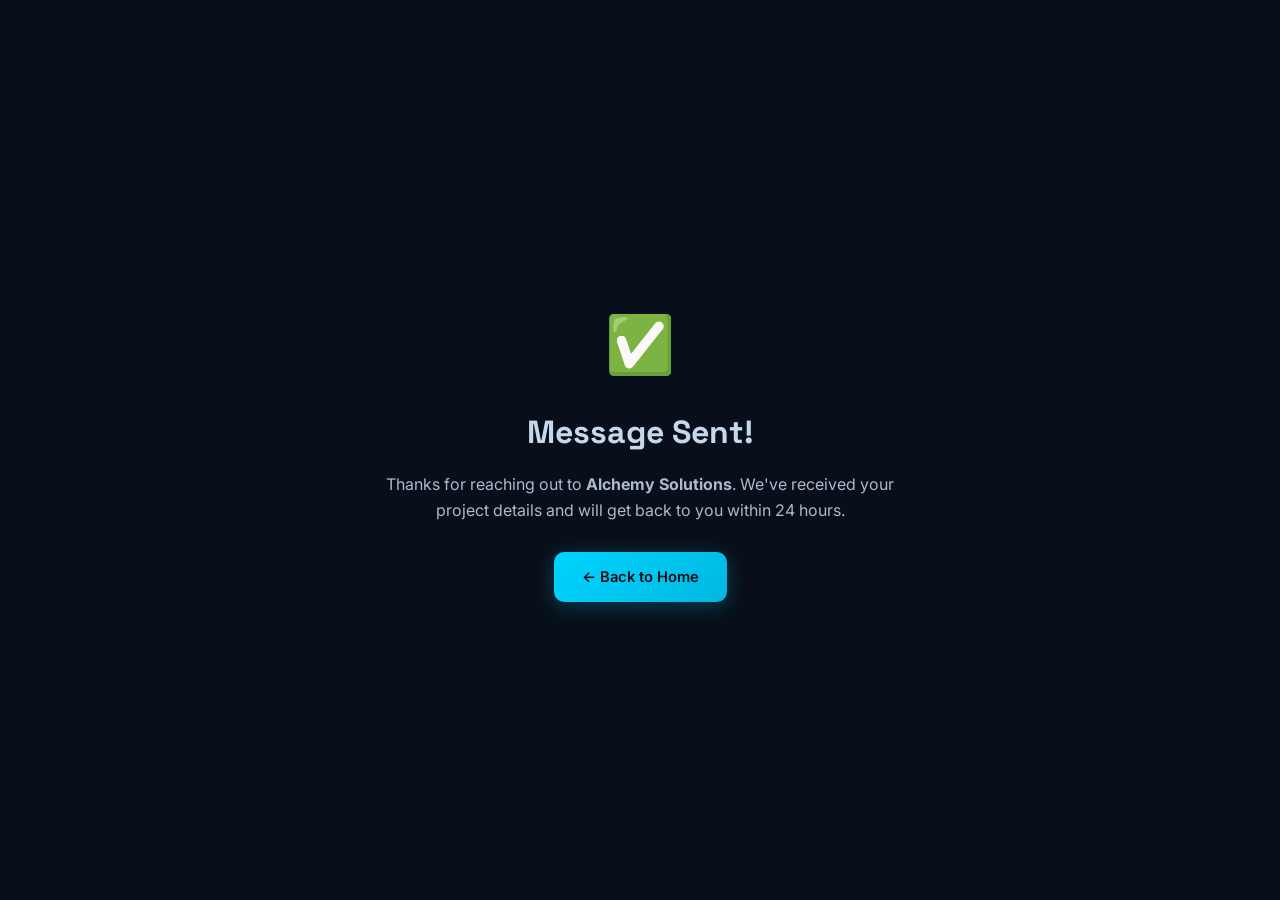
<file: thanks.html>
<!DOCTYPE html>
<html lang="en">
<head>
  <meta charset="UTF-8" />
  <meta name="viewport" content="width=device-width, initial-scale=1.0" />
  <meta name="robots" content="noindex" />
  <title>Message Sent | Alchemy Solutions</title>
  <link rel="icon" type="image/svg+xml" href="data:image/svg+xml,%3Csvg xmlns='http://www.w3.org/2000/svg' viewBox='0 0 28 28'%3E%3Crect width='28' height='28' rx='6' fill='%230D1B2A'/%3E%3Cpath d='M11.8 3.5 V9.6 L5.9 21.4 Q5 23.4 7.2 23.4 H20.8 Q23 23.4 22.1 21.4 L16.2 9.6 V3.5 M10.5 3.5 H17.5' fill='none' stroke='%2300D4FF' stroke-width='2' stroke-linecap='round' stroke-linejoin='round'/%3E%3Cpath d='M8.5 17.9 L6.8 21.4 Q6.3 22.8 7.7 22.8 H20.3 Q21.7 22.8 21.2 21.4 L19.5 17.9 Z' fill='%2300D4FF'/%3E%3C/svg%3E" />
  <link rel="stylesheet" href="assets/css/style.css?v=2" />
  <link href="https://fonts.googleapis.com/css2?family=Inter:wght@300;400;500;600;700&family=Space+Grotesk:wght@500;600;700;800&display=swap" rel="stylesheet" />
  <style>
    .thanks-wrap { min-height: 100vh; display: flex; align-items: center; justify-content: center; text-align: center; padding: 24px; }
    .thanks-card { max-width: 520px; }
    .thanks-icon { font-size: 56px; margin-bottom: 16px; }
    .thanks-card h1 { font-family: 'Space Grotesk', sans-serif; margin-bottom: 12px; }
    .thanks-card p { margin-bottom: 28px; opacity: 0.85; }
  </style>
</head>
<body>
  <div class="thanks-wrap">
    <div class="thanks-card">
      <div class="thanks-icon">✅</div>
      <h1>Message Sent!</h1>
      <p>Thanks for reaching out to <strong>Alchemy Solutions</strong>. We've received your project details and will get back to you within 24 hours.</p>
      <a href="index.html" class="btn btn-primary">← Back to Home</a>
    </div>
  </div>
  <script data-goatcounter="https://alchemysolution.goatcounter.com/count" async src="https://gc.zgo.at/count.js"></script>
</body>
</html>
</file>
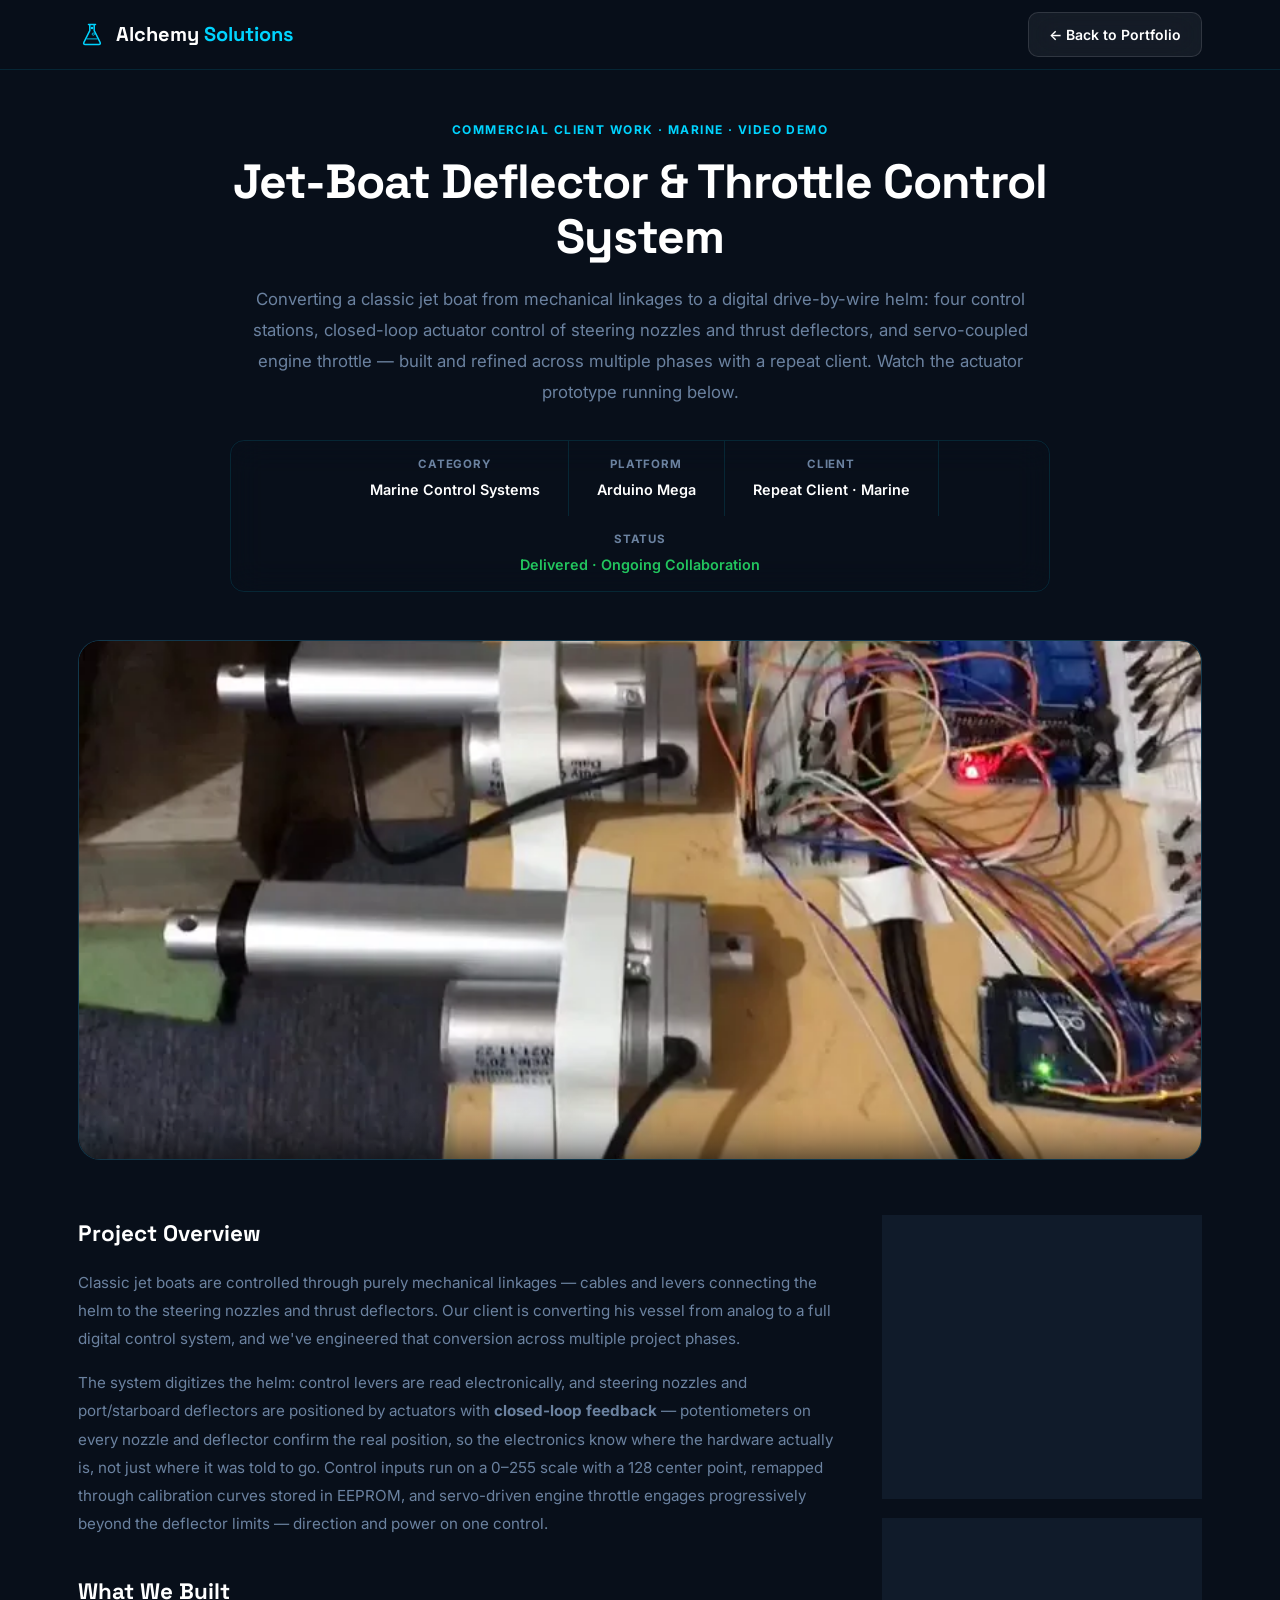
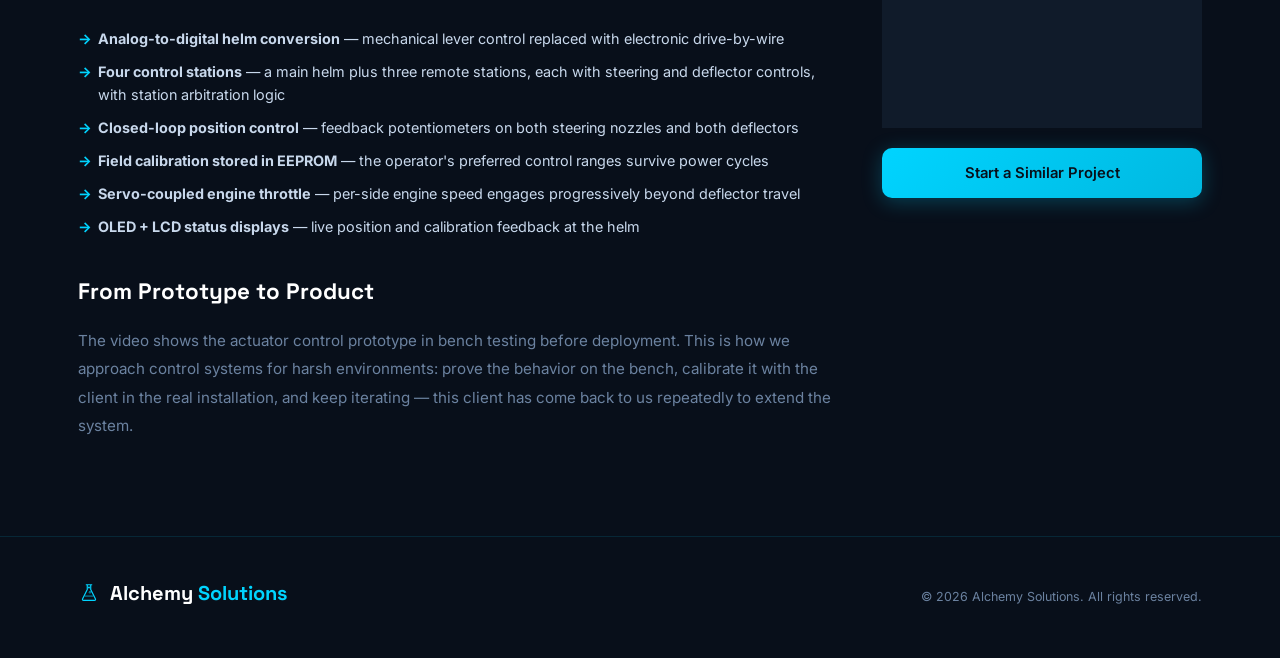
<file: projects/boats-automation.html>
<!DOCTYPE html>
<html lang="en">
<head>
  <meta charset="UTF-8" />
  <meta name="viewport" content="width=device-width, initial-scale=1.0" />
  <title>Jet-Boat Deflector &amp; Throttle Control System | Alchemy Solutions</title>
  <meta name="description" content="Joystick-driven deflector and throttle control system for a jet boat: dual actuator control, custom calibration curves, and servo-coupled engine speed — with live video demo." />
  <link rel="canonical" href="https://alchemysolutionstech.com/projects/boats-automation.html" />
  <meta property="og:type" content="article" />
  <meta property="og:title" content="Jet-Boat Deflector &amp; Throttle Control System | Alchemy Solutions" />
  <meta property="og:description" content="Joystick-driven deflector and throttle control system for a jet boat: dual actuator control, custom calibration curves, and servo-coupled engine speed — with live video demo." />
  <meta property="og:image" content="https://alchemysolutionstech.com/assets/img/boats-automation.webp" />
  <meta property="og:url" content="https://alchemysolutionstech.com/projects/boats-automation.html" />
  <link rel="icon" type="image/svg+xml" href="data:image/svg+xml,%3Csvg xmlns='http://www.w3.org/2000/svg' viewBox='0 0 28 28'%3E%3Crect width='28' height='28' rx='6' fill='%230D1B2A'/%3E%3Cpath d='M11.8 3.5 V9.6 L5.9 21.4 Q5 23.4 7.2 23.4 H20.8 Q23 23.4 22.1 21.4 L16.2 9.6 V3.5 M10.5 3.5 H17.5' fill='none' stroke='%2300D4FF' stroke-width='2' stroke-linecap='round' stroke-linejoin='round'/%3E%3Cpath d='M8.5 17.9 L6.8 21.4 Q6.3 22.8 7.7 22.8 H20.3 Q21.7 22.8 21.2 21.4 L19.5 17.9 Z' fill='%2300D4FF'/%3E%3C/svg%3E" />
  <link rel="stylesheet" href="../assets/css/style.css?v=2" />
  <link rel="stylesheet" href="../assets/css/project.css?v=3" />
  <link href="https://fonts.googleapis.com/css2?family=Inter:wght@300;400;500;600;700&family=Space+Grotesk:wght@500;600;700;800&display=swap" rel="stylesheet" />
</head>
<body>
  <nav class="navbar scrolled">
    <div class="container nav-inner">
      <a href="../index.html" class="logo">
        <div class="logo-mark">
          <svg width="28" height="28" viewBox="0 0 28 28" fill="none">
            <path d="M10.5 3.5 H17.5 M11.8 3.5 V9.6 L5.9 21.4 Q5 23.4 7.2 23.4 H20.8 Q23 23.4 22.1 21.4 L16.2 9.6 V3.5" fill="none" stroke="#00D4FF" stroke-width="1.5" stroke-linecap="round" stroke-linejoin="round"/>
            <line x1="8.5" y1="17.9" x2="19.5" y2="17.9" stroke="#00D4FF" stroke-width="0.9"/><circle cx="15.3" cy="13.1" r="1.15" fill="none" stroke="#00D4FF" stroke-width="0.8"/><circle cx="14" cy="7" r="1.3" fill="#00D4FF"/>
          </svg>
        </div>
        <span class="logo-text">Alchemy<span class="accent"> Solutions</span></span>
      </a>
      <a href="../index.html#portfolio" class="btn btn-ghost btn-sm">← Back to Portfolio</a>
    </div>
  </nav>

  <div class="project-page">
    <div class="container">

      <div class="project-header">
        <span class="section-tag">Commercial Client Work · Marine · Video Demo</span>
        <h1>Jet-Boat Deflector &amp; Throttle Control System</h1>
        <p class="project-intro">Converting a classic jet boat from mechanical linkages to a digital drive-by-wire helm: four control stations, closed-loop actuator control of steering nozzles and thrust deflectors, and servo-coupled engine throttle — built and refined across multiple phases with a repeat client. Watch the actuator prototype running below.</p>
        <div class="project-meta">
          <div class="meta-item"><strong>Category</strong><span>Marine Control Systems</span></div>
          <div class="meta-item"><strong>Platform</strong><span>Arduino Mega</span></div>
          <div class="meta-item"><strong>Client</strong><span>Repeat Client · Marine</span></div>
          <div class="meta-item"><strong>Status</strong><span class="status-done">Delivered · Ongoing Collaboration</span></div>
        </div>
      </div>

      <div class="project-image-main">
        <video controls preload="none" poster="../assets/img/boats-automation.webp" width="960">
          <source src="../assets/video/boats-automation.mp4" type="video/mp4" />
          Your browser does not support the video tag.
        </video>
      </div>

      <div class="project-content">
        <div class="project-body">
          <h2>Project Overview</h2>
          <p>Classic jet boats are controlled through purely mechanical linkages — cables and levers connecting the helm to the steering nozzles and thrust deflectors. Our client is converting his vessel from analog to a full digital control system, and we've engineered that conversion across multiple project phases.</p>
          <p>The system digitizes the helm: control levers are read electronically, and steering nozzles and port/starboard deflectors are positioned by actuators with <strong>closed-loop feedback</strong> — potentiometers on every nozzle and deflector confirm the real position, so the electronics know where the hardware actually is, not just where it was told to go. Control inputs run on a 0–255 scale with a 128 center point, remapped through calibration curves stored in EEPROM, and servo-driven engine throttle engages progressively beyond the deflector limits — direction and power on one control.</p>

          <h2>What We Built</h2>
          <ul class="project-list">
            <li><strong>Analog-to-digital helm conversion</strong> — mechanical lever control replaced with electronic drive-by-wire</li>
            <li><strong>Four control stations</strong> — a main helm plus three remote stations, each with steering and deflector controls, with station arbitration logic</li>
            <li><strong>Closed-loop position control</strong> — feedback potentiometers on both steering nozzles and both deflectors</li>
            <li><strong>Field calibration stored in EEPROM</strong> — the operator's preferred control ranges survive power cycles</li>
            <li><strong>Servo-coupled engine throttle</strong> — per-side engine speed engages progressively beyond deflector travel</li>
            <li><strong>OLED + LCD status displays</strong> — live position and calibration feedback at the helm</li>
          </ul>

          <h2>From Prototype to Product</h2>
          <p>The video shows the actuator control prototype in bench testing before deployment. This is how we approach control systems for harsh environments: prove the behavior on the bench, calibrate it with the client in the real installation, and keep iterating — this client has come back to us repeatedly to extend the system.</p>
        </div>

        <div class="project-sidebar">
          <div class="sidebar-card">
            <h4>Tech Stack</h4>
            <div class="sidebar-tags">
              <span>Arduino Mega</span><span>Drive-by-Wire</span><span>Closed-Loop Control</span>
              <span>Multi-Station Helm</span><span>Linear Actuators</span><span>Servo Throttle</span>
              <span>EEPROM Calibration</span><span>Embedded C/C++</span>
            </div>
          </div>
          <div class="sidebar-card">
            <h4>Highlights</h4>
            <ul class="deliverable-list">
              <li>✓ Deflector control firmware</li>
              <li>✓ Custom joystick calibration</li>
              <li>✓ Servo throttle integration</li>
              <li>✓ Repeat-client collaboration</li>
            </ul>
          </div>
          <a href="../index.html#contact" class="btn btn-primary btn-full">Start a Similar Project</a>
        </div>
      </div>

    </div>
  </div>

  <footer class="footer">
    <div class="container footer-inner">
      <div class="footer-brand">
        <div class="logo">
          <div class="logo-mark"><svg width="22" height="22" viewBox="0 0 28 28" fill="none"><path d="M10.5 3.5 H17.5 M11.8 3.5 V9.6 L5.9 21.4 Q5 23.4 7.2 23.4 H20.8 Q23 23.4 22.1 21.4 L16.2 9.6 V3.5" fill="none" stroke="#00D4FF" stroke-width="1.5" stroke-linecap="round" stroke-linejoin="round"/><line x1="8.5" y1="17.9" x2="19.5" y2="17.9" stroke="#00D4FF" stroke-width="0.9"/><circle cx="15.3" cy="13.1" r="1.15" fill="none" stroke="#00D4FF" stroke-width="0.8"/><circle cx="14" cy="7" r="1.3" fill="#00D4FF"/></svg></div>
          <span class="logo-text">Alchemy<span class="accent"> Solutions</span></span>
        </div>
      </div>
      <p class="footer-copy">© 2026 Alchemy Solutions. All rights reserved.</p>
    </div>
  </footer>
  <script data-goatcounter="https://alchemysolution.goatcounter.com/count" async src="https://gc.zgo.at/count.js"></script>
</body>
</html>
</file>
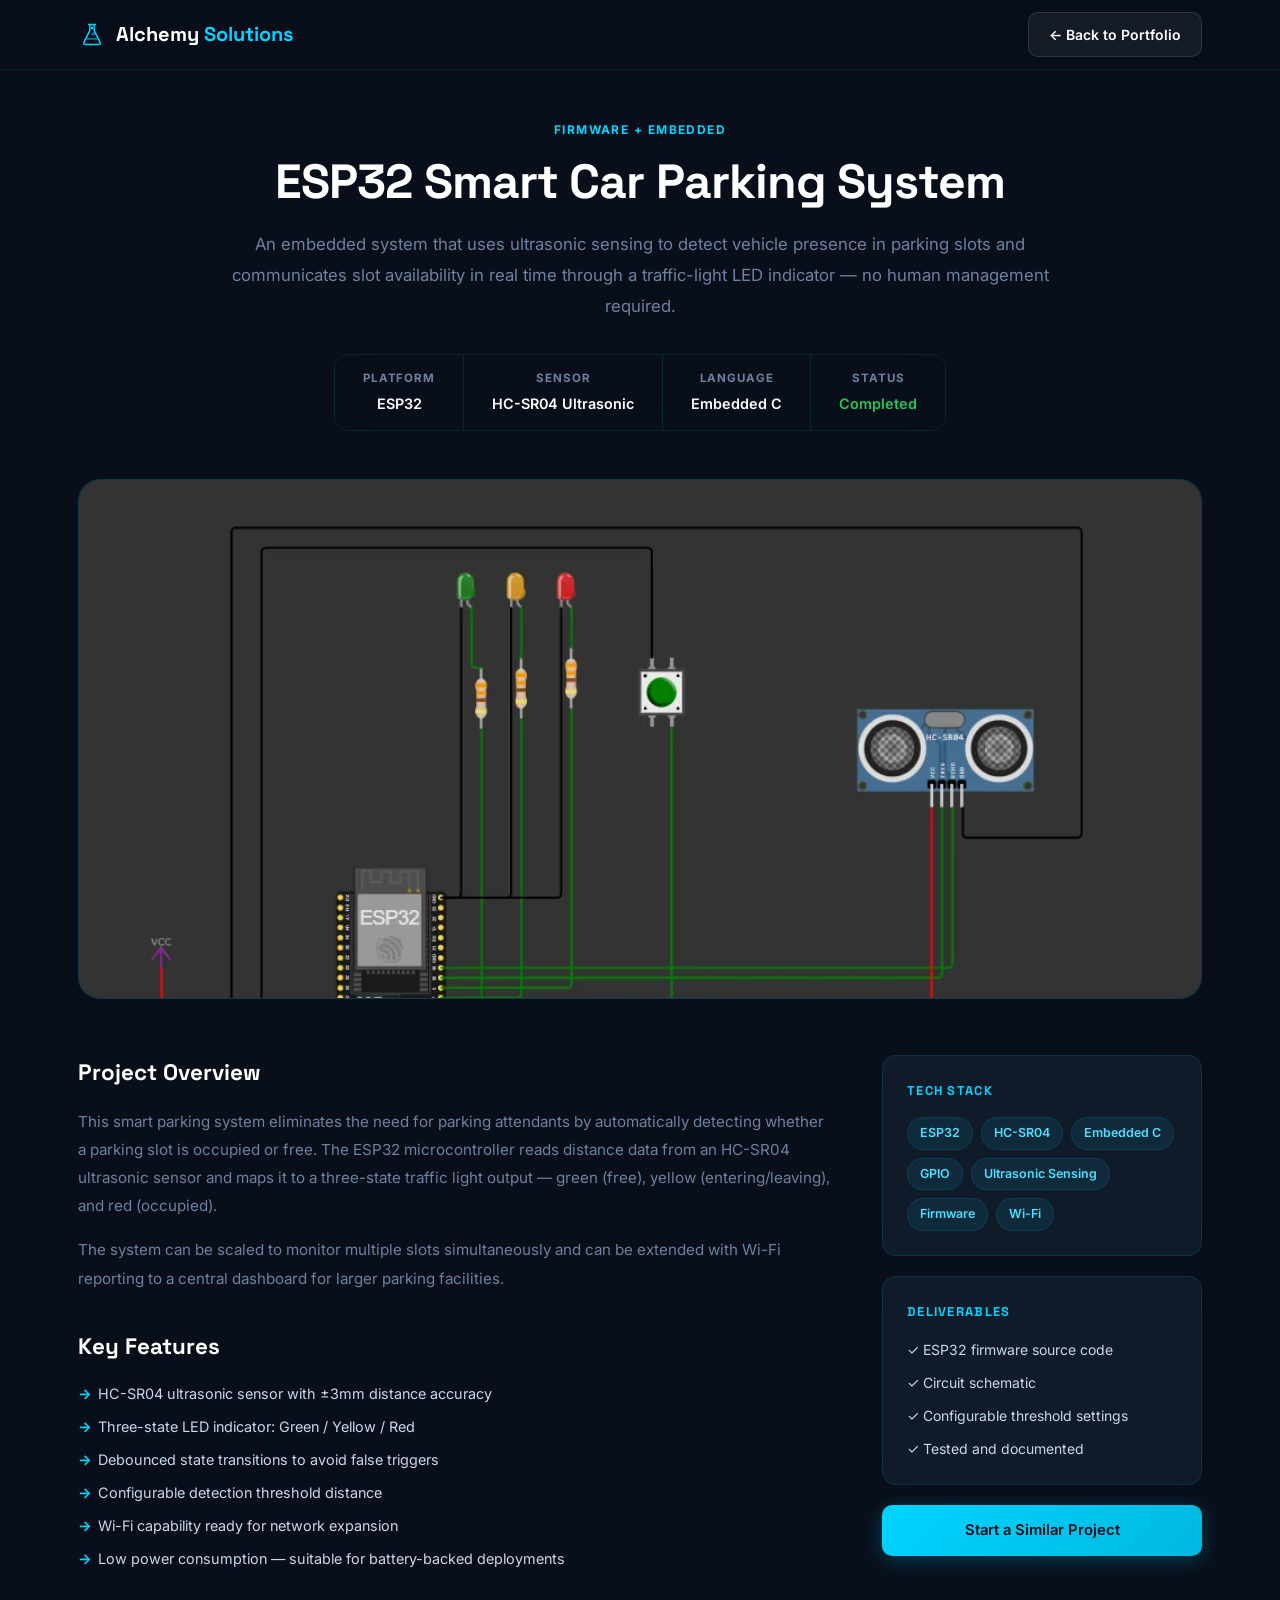
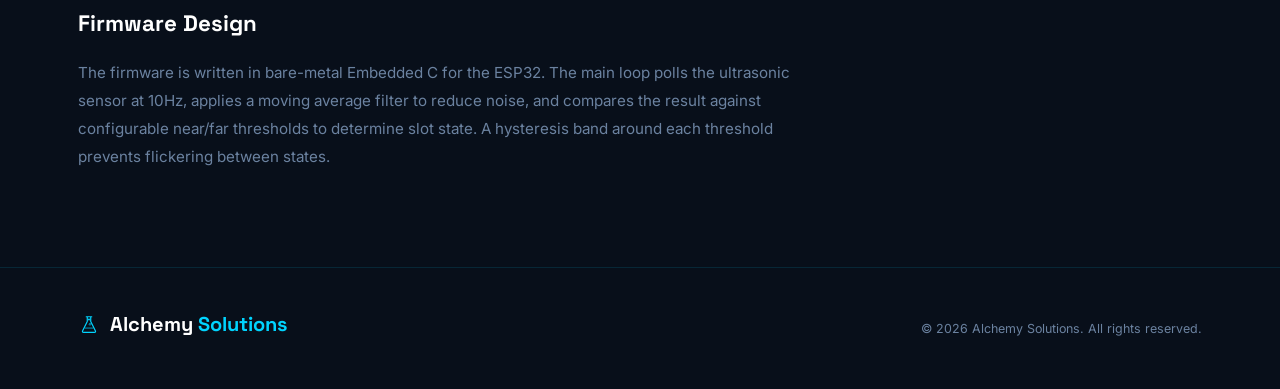
<file: projects/car-parking.html>
<!DOCTYPE html>
<html lang="en">
<head>
  <meta charset="UTF-8" /><meta name="viewport" content="width=device-width, initial-scale=1.0" />
  <title>ESP32 Smart Car Parking System | Alchemy Solutions</title>
  <meta name="description" content="ESP32-based smart car parking system with real-time slot detection and live availability display." />
  <link rel="canonical" href="https://alchemysolutionstech.com/projects/car-parking.html" />
  <meta property="og:type" content="article" />
  <meta property="og:title" content="ESP32 Smart Car Parking System | Alchemy Solutions" />
  <meta property="og:description" content="ESP32-based smart car parking system with real-time slot detection and live availability display." />
  <meta property="og:image" content="https://alchemysolutionstech.com/assets/img/car-parking.png" />
  <meta property="og:url" content="https://alchemysolutionstech.com/projects/car-parking.html" />
  <link rel="icon" type="image/svg+xml" href="data:image/svg+xml,%3Csvg xmlns='http://www.w3.org/2000/svg' viewBox='0 0 28 28'%3E%3Crect width='28' height='28' rx='6' fill='%230D1B2A'/%3E%3Cpath d='M11.8 3.5 V9.6 L5.9 21.4 Q5 23.4 7.2 23.4 H20.8 Q23 23.4 22.1 21.4 L16.2 9.6 V3.5 M10.5 3.5 H17.5' fill='none' stroke='%2300D4FF' stroke-width='2' stroke-linecap='round' stroke-linejoin='round'/%3E%3Cpath d='M8.5 17.9 L6.8 21.4 Q6.3 22.8 7.7 22.8 H20.3 Q21.7 22.8 21.2 21.4 L19.5 17.9 Z' fill='%2300D4FF'/%3E%3C/svg%3E" />
  <link rel="stylesheet" href="../assets/css/style.css?v=2" />
  <link rel="stylesheet" href="../assets/css/project.css?v=3" />
  <link href="https://fonts.googleapis.com/css2?family=Inter:wght@300;400;500;600;700&family=Space+Grotesk:wght@500;600;700;800&display=swap" rel="stylesheet" />
</head>
<body>
  <nav class="navbar scrolled">
    <div class="container nav-inner">
      <a href="../index.html" class="logo">
        <div class="logo-mark"><svg width="28" height="28" viewBox="0 0 28 28" fill="none"><path d="M10.5 3.5 H17.5 M11.8 3.5 V9.6 L5.9 21.4 Q5 23.4 7.2 23.4 H20.8 Q23 23.4 22.1 21.4 L16.2 9.6 V3.5" fill="none" stroke="#00D4FF" stroke-width="1.5" stroke-linecap="round" stroke-linejoin="round"/><line x1="8.5" y1="17.9" x2="19.5" y2="17.9" stroke="#00D4FF" stroke-width="0.9"/><circle cx="15.3" cy="13.1" r="1.15" fill="none" stroke="#00D4FF" stroke-width="0.8"/><circle cx="14" cy="7" r="1.3" fill="#00D4FF"/></svg></div>
        <span class="logo-text">Alchemy<span class="accent"> Solutions</span></span>
      </a>
      <a href="../index.html#portfolio" class="btn btn-ghost btn-sm">← Back to Portfolio</a>
    </div>
  </nav>
  <div class="project-page">
    <div class="container">
      <div class="project-header">
        <span class="section-tag">Firmware + Embedded</span>
        <h1>ESP32 Smart Car Parking System</h1>
        <p class="project-intro">An embedded system that uses ultrasonic sensing to detect vehicle presence in parking slots and communicates slot availability in real time through a traffic-light LED indicator — no human management required.</p>
        <div class="project-meta">
          <div class="meta-item"><strong>Platform</strong><span>ESP32</span></div>
          <div class="meta-item"><strong>Sensor</strong><span>HC-SR04 Ultrasonic</span></div>
          <div class="meta-item"><strong>Language</strong><span>Embedded C</span></div>
          <div class="meta-item"><strong>Status</strong><span class="status-done">Completed</span></div>
        </div>
      </div>
      <div class="project-image-main">
        <img src="../assets/img/car-parking.webp" width="997" height="654" alt="ESP32 Smart Car Parking System" />
      </div>
      <div class="project-content">
        <div class="project-body">
          <h2>Project Overview</h2>
          <p>This smart parking system eliminates the need for parking attendants by automatically detecting whether a parking slot is occupied or free. The ESP32 microcontroller reads distance data from an HC-SR04 ultrasonic sensor and maps it to a three-state traffic light output — green (free), yellow (entering/leaving), and red (occupied).</p>
          <p>The system can be scaled to monitor multiple slots simultaneously and can be extended with Wi-Fi reporting to a central dashboard for larger parking facilities.</p>
          <h2>Key Features</h2>
          <ul class="project-list">
            <li>HC-SR04 ultrasonic sensor with ±3mm distance accuracy</li>
            <li>Three-state LED indicator: Green / Yellow / Red</li>
            <li>Debounced state transitions to avoid false triggers</li>
            <li>Configurable detection threshold distance</li>
            <li>Wi-Fi capability ready for network expansion</li>
            <li>Low power consumption — suitable for battery-backed deployments</li>
          </ul>
          <h2>Firmware Design</h2>
          <p>The firmware is written in bare-metal Embedded C for the ESP32. The main loop polls the ultrasonic sensor at 10Hz, applies a moving average filter to reduce noise, and compares the result against configurable near/far thresholds to determine slot state. A hysteresis band around each threshold prevents flickering between states.</p>
        </div>
        <div class="project-sidebar">
          <div class="sidebar-card">
            <h4>Tech Stack</h4>
            <div class="sidebar-tags">
              <span>ESP32</span><span>HC-SR04</span><span>Embedded C</span><span>GPIO</span>
              <span>Ultrasonic Sensing</span><span>Firmware</span><span>Wi-Fi</span>
            </div>
          </div>
          <div class="sidebar-card">
            <h4>Deliverables</h4>
            <ul class="deliverable-list">
              <li>✓ ESP32 firmware source code</li>
              <li>✓ Circuit schematic</li>
              <li>✓ Configurable threshold settings</li>
              <li>✓ Tested and documented</li>
            </ul>
          </div>
          <a href="../index.html#contact" class="btn btn-primary btn-full">Start a Similar Project</a>
        </div>
      </div>
    </div>
  </div>
  <footer class="footer"><div class="container footer-inner"><div class="footer-brand"><div class="logo"><div class="logo-mark"><svg width="22" height="22" viewBox="0 0 28 28" fill="none"><path d="M10.5 3.5 H17.5 M11.8 3.5 V9.6 L5.9 21.4 Q5 23.4 7.2 23.4 H20.8 Q23 23.4 22.1 21.4 L16.2 9.6 V3.5" fill="none" stroke="#00D4FF" stroke-width="1.5" stroke-linecap="round" stroke-linejoin="round"/><line x1="8.5" y1="17.9" x2="19.5" y2="17.9" stroke="#00D4FF" stroke-width="0.9"/><circle cx="15.3" cy="13.1" r="1.15" fill="none" stroke="#00D4FF" stroke-width="0.8"/><circle cx="14" cy="7" r="1.3" fill="#00D4FF"/></svg></div><span class="logo-text">Alchemy<span class="accent"> Solutions</span></span></div></div><p class="footer-copy">© 2026 Alchemy Solutions. All rights reserved.</p></div></footer>
  <script data-goatcounter="https://alchemysolution.goatcounter.com/count" async src="https://gc.zgo.at/count.js"></script>
</body>
</html>
</file>
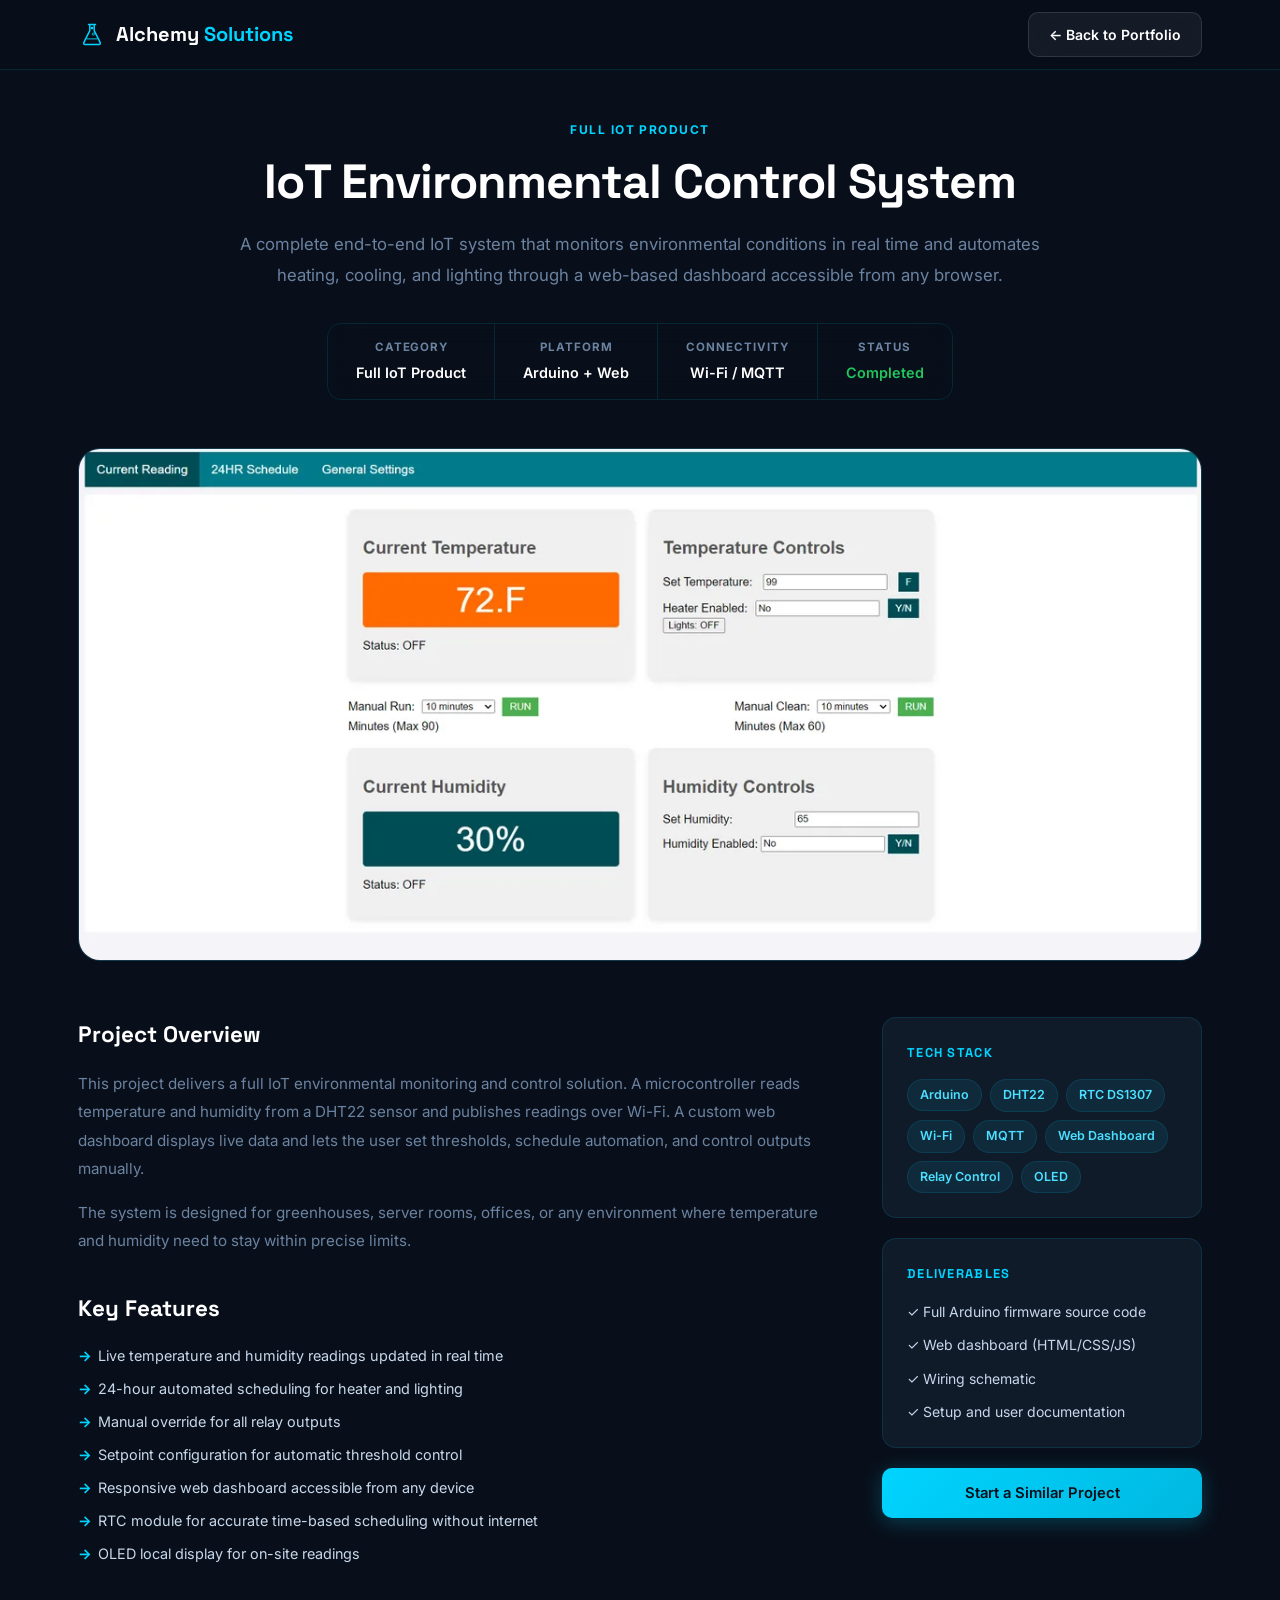
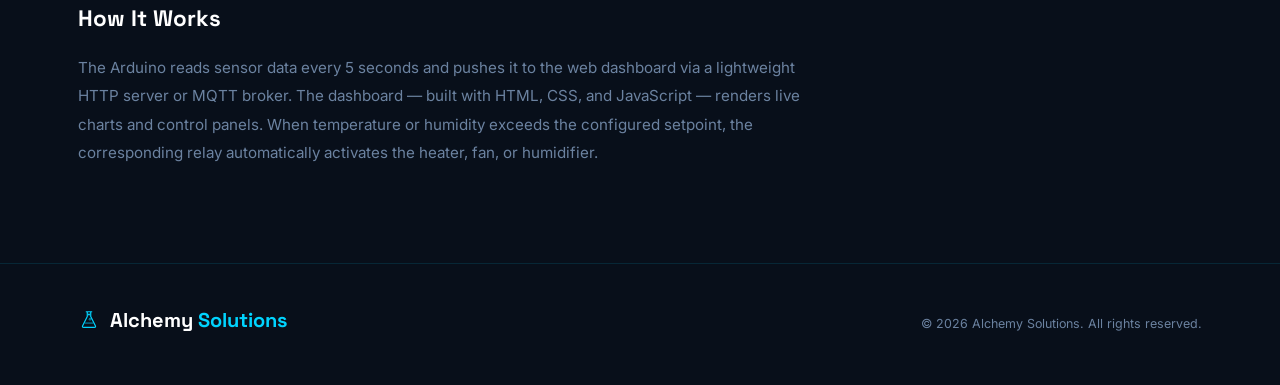
<file: projects/environmental-control.html>
<!DOCTYPE html>
<html lang="en">
<head>
  <meta charset="UTF-8" /><meta name="viewport" content="width=device-width, initial-scale=1.0" />
  <title>IoT Environmental Control System | Alchemy Solutions</title>
  <meta name="description" content="Full-stack IoT environmental control system with live web dashboard, sensor network, and remote automation." />
  <link rel="canonical" href="https://alchemysolutionstech.com/projects/environmental-control.html" />
  <meta property="og:type" content="article" />
  <meta property="og:title" content="IoT Environmental Control System | Alchemy Solutions" />
  <meta property="og:description" content="Full-stack IoT environmental control system with live web dashboard, sensor network, and remote automation." />
  <meta property="og:image" content="https://alchemysolutionstech.com/assets/img/web-control.png" />
  <meta property="og:url" content="https://alchemysolutionstech.com/projects/environmental-control.html" />
  <link rel="icon" type="image/svg+xml" href="data:image/svg+xml,%3Csvg xmlns='http://www.w3.org/2000/svg' viewBox='0 0 28 28'%3E%3Crect width='28' height='28' rx='6' fill='%230D1B2A'/%3E%3Cpath d='M11.8 3.5 V9.6 L5.9 21.4 Q5 23.4 7.2 23.4 H20.8 Q23 23.4 22.1 21.4 L16.2 9.6 V3.5 M10.5 3.5 H17.5' fill='none' stroke='%2300D4FF' stroke-width='2' stroke-linecap='round' stroke-linejoin='round'/%3E%3Cpath d='M8.5 17.9 L6.8 21.4 Q6.3 22.8 7.7 22.8 H20.3 Q21.7 22.8 21.2 21.4 L19.5 17.9 Z' fill='%2300D4FF'/%3E%3C/svg%3E" />
  <link rel="stylesheet" href="../assets/css/style.css?v=2" />
  <link rel="stylesheet" href="../assets/css/project.css?v=3" />
  <link href="https://fonts.googleapis.com/css2?family=Inter:wght@300;400;500;600;700&family=Space+Grotesk:wght@500;600;700;800&display=swap" rel="stylesheet" />
</head>
<body>
  <nav class="navbar scrolled">
    <div class="container nav-inner">
      <a href="../index.html" class="logo">
        <div class="logo-mark"><svg width="28" height="28" viewBox="0 0 28 28" fill="none"><path d="M10.5 3.5 H17.5 M11.8 3.5 V9.6 L5.9 21.4 Q5 23.4 7.2 23.4 H20.8 Q23 23.4 22.1 21.4 L16.2 9.6 V3.5" fill="none" stroke="#00D4FF" stroke-width="1.5" stroke-linecap="round" stroke-linejoin="round"/><line x1="8.5" y1="17.9" x2="19.5" y2="17.9" stroke="#00D4FF" stroke-width="0.9"/><circle cx="15.3" cy="13.1" r="1.15" fill="none" stroke="#00D4FF" stroke-width="0.8"/><circle cx="14" cy="7" r="1.3" fill="#00D4FF"/></svg></div>
        <span class="logo-text">Alchemy<span class="accent"> Solutions</span></span>
      </a>
      <a href="../index.html#portfolio" class="btn btn-ghost btn-sm">← Back to Portfolio</a>
    </div>
  </nav>
  <div class="project-page">
    <div class="container">
      <div class="project-header">
        <span class="section-tag">Full IoT Product</span>
        <h1>IoT Environmental Control System</h1>
        <p class="project-intro">A complete end-to-end IoT system that monitors environmental conditions in real time and automates heating, cooling, and lighting through a web-based dashboard accessible from any browser.</p>
        <div class="project-meta">
          <div class="meta-item"><strong>Category</strong><span>Full IoT Product</span></div>
          <div class="meta-item"><strong>Platform</strong><span>Arduino + Web</span></div>
          <div class="meta-item"><strong>Connectivity</strong><span>Wi-Fi / MQTT</span></div>
          <div class="meta-item"><strong>Status</strong><span class="status-done">Completed</span></div>
        </div>
      </div>
      <div class="project-image-main">
        <img src="../assets/img/web-control.webp" width="1200" height="547" alt="IoT Environmental Control Dashboard" />
      </div>
      <div class="project-content">
        <div class="project-body">
          <h2>Project Overview</h2>
          <p>This project delivers a full IoT environmental monitoring and control solution. A microcontroller reads temperature and humidity from a DHT22 sensor and publishes readings over Wi-Fi. A custom web dashboard displays live data and lets the user set thresholds, schedule automation, and control outputs manually.</p>
          <p>The system is designed for greenhouses, server rooms, offices, or any environment where temperature and humidity need to stay within precise limits.</p>
          <h2>Key Features</h2>
          <ul class="project-list">
            <li>Live temperature and humidity readings updated in real time</li>
            <li>24-hour automated scheduling for heater and lighting</li>
            <li>Manual override for all relay outputs</li>
            <li>Setpoint configuration for automatic threshold control</li>
            <li>Responsive web dashboard accessible from any device</li>
            <li>RTC module for accurate time-based scheduling without internet</li>
            <li>OLED local display for on-site readings</li>
          </ul>
          <h2>How It Works</h2>
          <p>The Arduino reads sensor data every 5 seconds and pushes it to the web dashboard via a lightweight HTTP server or MQTT broker. The dashboard — built with HTML, CSS, and JavaScript — renders live charts and control panels. When temperature or humidity exceeds the configured setpoint, the corresponding relay automatically activates the heater, fan, or humidifier.</p>
        </div>
        <div class="project-sidebar">
          <div class="sidebar-card">
            <h4>Tech Stack</h4>
            <div class="sidebar-tags">
              <span>Arduino</span><span>DHT22</span><span>RTC DS1307</span><span>Wi-Fi</span>
              <span>MQTT</span><span>Web Dashboard</span><span>Relay Control</span><span>OLED</span>
            </div>
          </div>
          <div class="sidebar-card">
            <h4>Deliverables</h4>
            <ul class="deliverable-list">
              <li>✓ Full Arduino firmware source code</li>
              <li>✓ Web dashboard (HTML/CSS/JS)</li>
              <li>✓ Wiring schematic</li>
              <li>✓ Setup and user documentation</li>
            </ul>
          </div>
          <a href="../index.html#contact" class="btn btn-primary btn-full">Start a Similar Project</a>
        </div>
      </div>
    </div>
  </div>
  <footer class="footer"><div class="container footer-inner"><div class="footer-brand"><div class="logo"><div class="logo-mark"><svg width="22" height="22" viewBox="0 0 28 28" fill="none"><path d="M10.5 3.5 H17.5 M11.8 3.5 V9.6 L5.9 21.4 Q5 23.4 7.2 23.4 H20.8 Q23 23.4 22.1 21.4 L16.2 9.6 V3.5" fill="none" stroke="#00D4FF" stroke-width="1.5" stroke-linecap="round" stroke-linejoin="round"/><line x1="8.5" y1="17.9" x2="19.5" y2="17.9" stroke="#00D4FF" stroke-width="0.9"/><circle cx="15.3" cy="13.1" r="1.15" fill="none" stroke="#00D4FF" stroke-width="0.8"/><circle cx="14" cy="7" r="1.3" fill="#00D4FF"/></svg></div><span class="logo-text">Alchemy<span class="accent"> Solutions</span></span></div></div><p class="footer-copy">© 2026 Alchemy Solutions. All rights reserved.</p></div></footer>
  <script data-goatcounter="https://alchemysolution.goatcounter.com/count" async src="https://gc.zgo.at/count.js"></script>
</body>
</html>
</file>
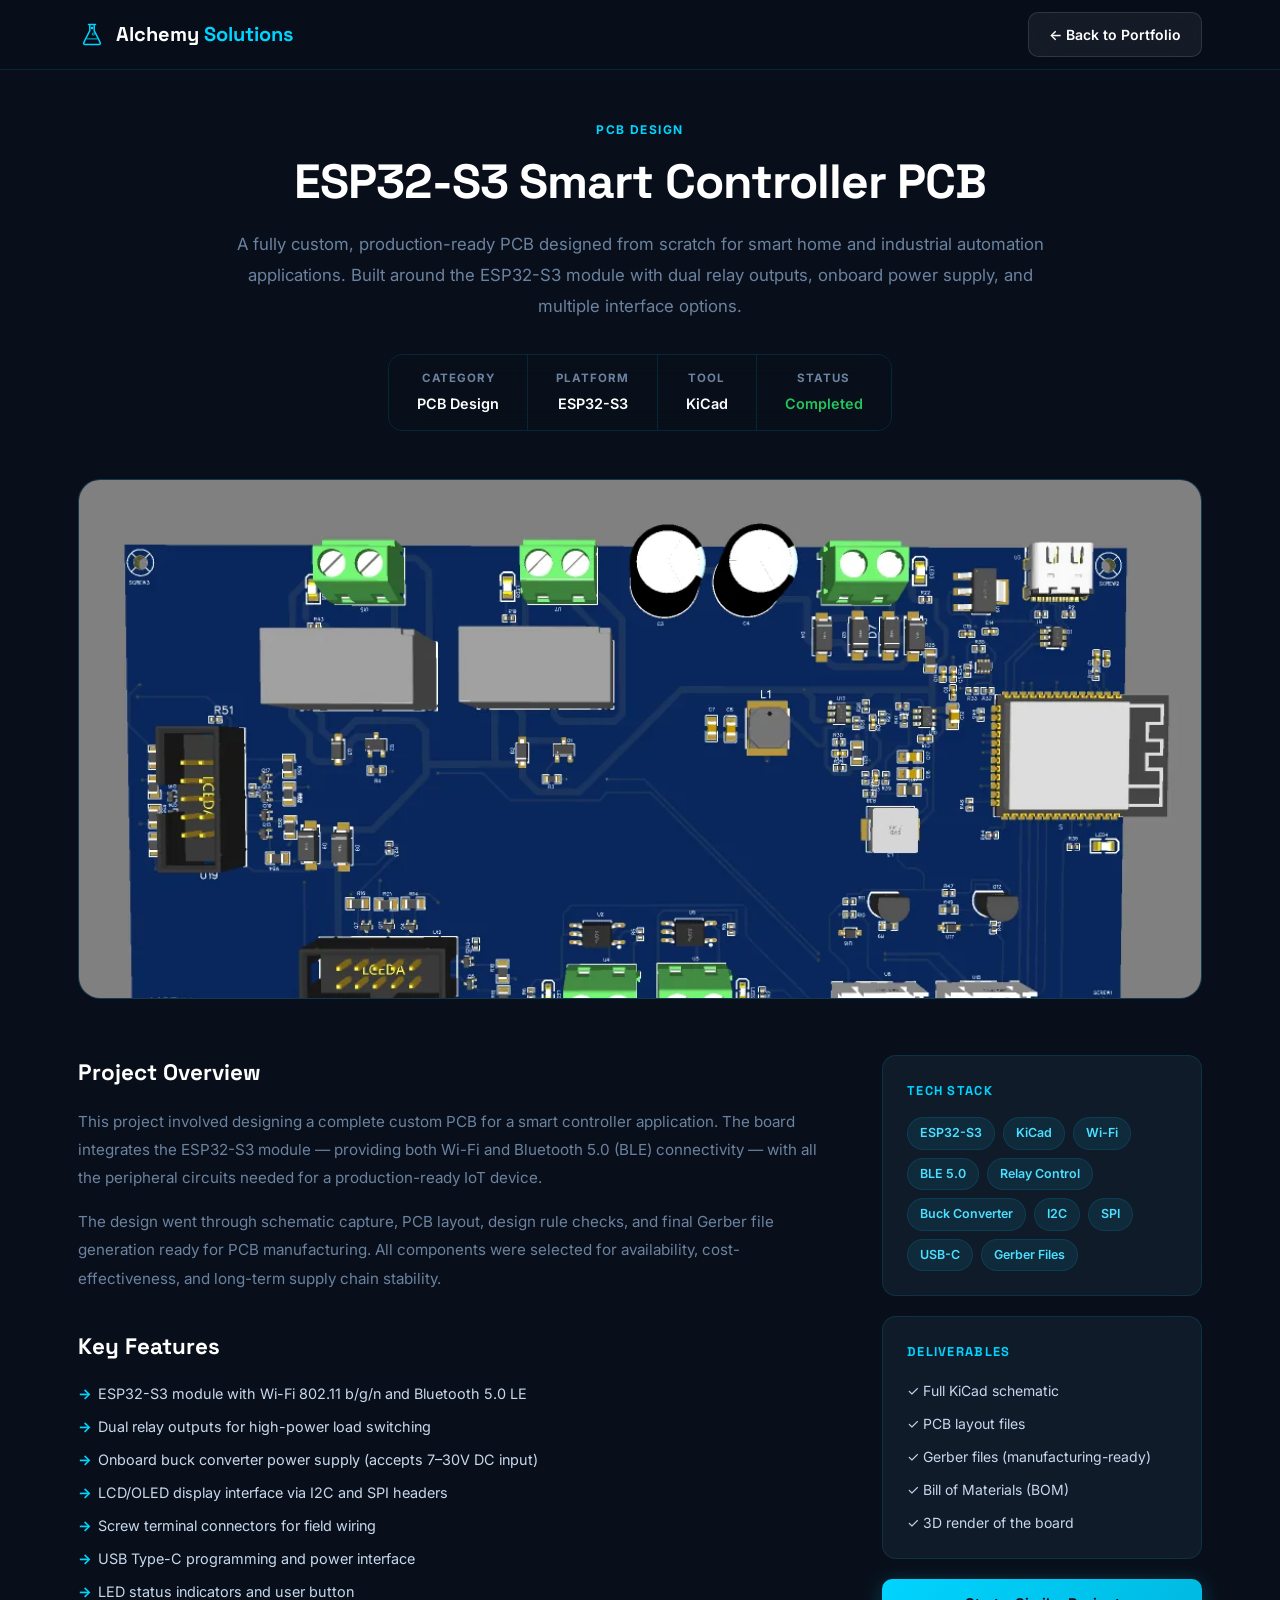
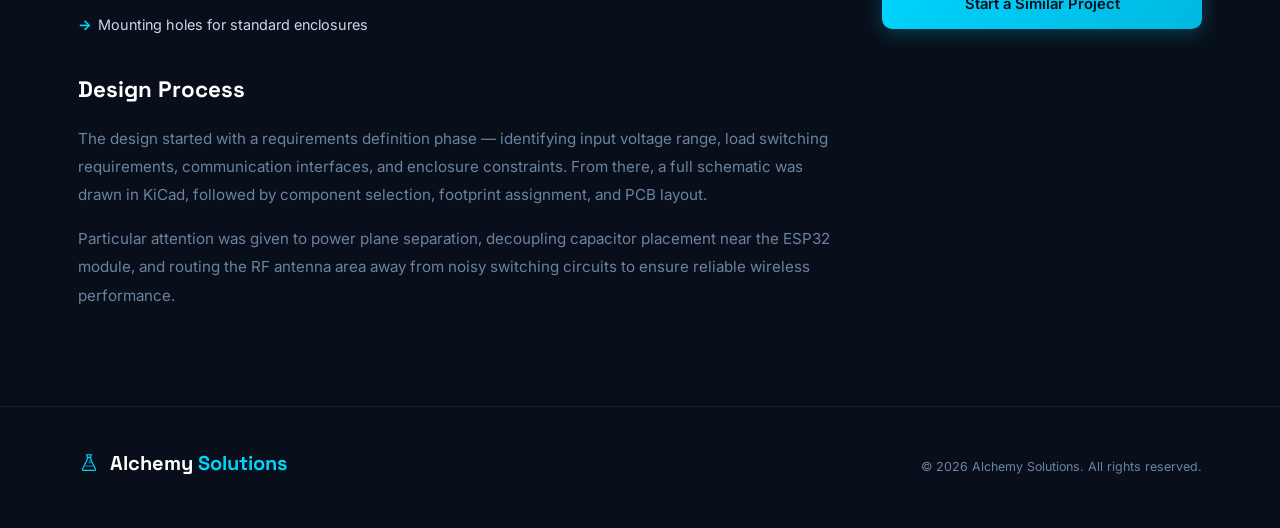
<file: projects/esp32-pcb.html>
<!DOCTYPE html>
<html lang="en">
<head>
  <meta charset="UTF-8" />
  <meta name="viewport" content="width=device-width, initial-scale=1.0" />
  <title>ESP32-S3 Smart Controller PCB | Alchemy Solutions</title>
  <meta name="description" content="Custom ESP32-S3 smart controller PCB: schematic capture, layout, and manufacturing-ready Gerber files designed in KiCad." />
  <link rel="canonical" href="https://alchemysolutionstech.com/projects/esp32-pcb.html" />
  <meta property="og:type" content="article" />
  <meta property="og:title" content="ESP32-S3 Smart Controller PCB | Alchemy Solutions" />
  <meta property="og:description" content="Custom ESP32-S3 smart controller PCB: schematic capture, layout, and manufacturing-ready Gerber files designed in KiCad." />
  <meta property="og:image" content="https://alchemysolutionstech.com/assets/img/pcb-esp32s3.png" />
  <meta property="og:url" content="https://alchemysolutionstech.com/projects/esp32-pcb.html" />
  <link rel="icon" type="image/svg+xml" href="data:image/svg+xml,%3Csvg xmlns='http://www.w3.org/2000/svg' viewBox='0 0 28 28'%3E%3Crect width='28' height='28' rx='6' fill='%230D1B2A'/%3E%3Cpath d='M11.8 3.5 V9.6 L5.9 21.4 Q5 23.4 7.2 23.4 H20.8 Q23 23.4 22.1 21.4 L16.2 9.6 V3.5 M10.5 3.5 H17.5' fill='none' stroke='%2300D4FF' stroke-width='2' stroke-linecap='round' stroke-linejoin='round'/%3E%3Cpath d='M8.5 17.9 L6.8 21.4 Q6.3 22.8 7.7 22.8 H20.3 Q21.7 22.8 21.2 21.4 L19.5 17.9 Z' fill='%2300D4FF'/%3E%3C/svg%3E" />
  <link rel="stylesheet" href="../assets/css/style.css?v=2" />
  <link rel="stylesheet" href="../assets/css/project.css?v=3" />
  <link href="https://fonts.googleapis.com/css2?family=Inter:wght@300;400;500;600;700&family=Space+Grotesk:wght@500;600;700;800&display=swap" rel="stylesheet" />
</head>
<body>
  <nav class="navbar scrolled">
    <div class="container nav-inner">
      <a href="../index.html" class="logo">
        <div class="logo-mark">
          <svg width="28" height="28" viewBox="0 0 28 28" fill="none">
            <path d="M10.5 3.5 H17.5 M11.8 3.5 V9.6 L5.9 21.4 Q5 23.4 7.2 23.4 H20.8 Q23 23.4 22.1 21.4 L16.2 9.6 V3.5" fill="none" stroke="#00D4FF" stroke-width="1.5" stroke-linecap="round" stroke-linejoin="round"/>
            <line x1="8.5" y1="17.9" x2="19.5" y2="17.9" stroke="#00D4FF" stroke-width="0.9"/><circle cx="15.3" cy="13.1" r="1.15" fill="none" stroke="#00D4FF" stroke-width="0.8"/><circle cx="14" cy="7" r="1.3" fill="#00D4FF"/>
          </svg>
        </div>
        <span class="logo-text">Alchemy<span class="accent"> Solutions</span></span>
      </a>
      <a href="../index.html#portfolio" class="btn btn-ghost btn-sm">← Back to Portfolio</a>
    </div>
  </nav>

  <div class="project-page">
    <div class="container">

      <div class="project-header">
        <span class="section-tag">PCB Design</span>
        <h1>ESP32-S3 Smart Controller PCB</h1>
        <p class="project-intro">A fully custom, production-ready PCB designed from scratch for smart home and industrial automation applications. Built around the ESP32-S3 module with dual relay outputs, onboard power supply, and multiple interface options.</p>
        <div class="project-meta">
          <div class="meta-item"><strong>Category</strong><span>PCB Design</span></div>
          <div class="meta-item"><strong>Platform</strong><span>ESP32-S3</span></div>
          <div class="meta-item"><strong>Tool</strong><span>KiCad</span></div>
          <div class="meta-item"><strong>Status</strong><span class="status-done">Completed</span></div>
        </div>
      </div>

      <div class="project-image-main">
        <img src="../assets/img/pcb-esp32s3.webp" width="1094" height="606" alt="ESP32-S3 PCB Design" />
      </div>

      <div class="project-content">
        <div class="project-body">
          <h2>Project Overview</h2>
          <p>This project involved designing a complete custom PCB for a smart controller application. The board integrates the ESP32-S3 module — providing both Wi-Fi and Bluetooth 5.0 (BLE) connectivity — with all the peripheral circuits needed for a production-ready IoT device.</p>
          <p>The design went through schematic capture, PCB layout, design rule checks, and final Gerber file generation ready for PCB manufacturing. All components were selected for availability, cost-effectiveness, and long-term supply chain stability.</p>

          <h2>Key Features</h2>
          <ul class="project-list">
            <li>ESP32-S3 module with Wi-Fi 802.11 b/g/n and Bluetooth 5.0 LE</li>
            <li>Dual relay outputs for high-power load switching</li>
            <li>Onboard buck converter power supply (accepts 7–30V DC input)</li>
            <li>LCD/OLED display interface via I2C and SPI headers</li>
            <li>Screw terminal connectors for field wiring</li>
            <li>USB Type-C programming and power interface</li>
            <li>LED status indicators and user button</li>
            <li>Mounting holes for standard enclosures</li>
          </ul>

          <h2>Design Process</h2>
          <p>The design started with a requirements definition phase — identifying input voltage range, load switching requirements, communication interfaces, and enclosure constraints. From there, a full schematic was drawn in KiCad, followed by component selection, footprint assignment, and PCB layout.</p>
          <p>Particular attention was given to power plane separation, decoupling capacitor placement near the ESP32 module, and routing the RF antenna area away from noisy switching circuits to ensure reliable wireless performance.</p>
        </div>

        <div class="project-sidebar">
          <div class="sidebar-card">
            <h4>Tech Stack</h4>
            <div class="sidebar-tags">
              <span>ESP32-S3</span><span>KiCad</span><span>Wi-Fi</span><span>BLE 5.0</span>
              <span>Relay Control</span><span>Buck Converter</span><span>I2C</span><span>SPI</span>
              <span>USB-C</span><span>Gerber Files</span>
            </div>
          </div>
          <div class="sidebar-card">
            <h4>Deliverables</h4>
            <ul class="deliverable-list">
              <li>✓ Full KiCad schematic</li>
              <li>✓ PCB layout files</li>
              <li>✓ Gerber files (manufacturing-ready)</li>
              <li>✓ Bill of Materials (BOM)</li>
              <li>✓ 3D render of the board</li>
            </ul>
          </div>
          <a href="../index.html#contact" class="btn btn-primary btn-full">Start a Similar Project</a>
        </div>
      </div>

    </div>
  </div>

  <footer class="footer">
    <div class="container footer-inner">
      <div class="footer-brand">
        <div class="logo">
          <div class="logo-mark"><svg width="22" height="22" viewBox="0 0 28 28" fill="none"><path d="M10.5 3.5 H17.5 M11.8 3.5 V9.6 L5.9 21.4 Q5 23.4 7.2 23.4 H20.8 Q23 23.4 22.1 21.4 L16.2 9.6 V3.5" fill="none" stroke="#00D4FF" stroke-width="1.5" stroke-linecap="round" stroke-linejoin="round"/><line x1="8.5" y1="17.9" x2="19.5" y2="17.9" stroke="#00D4FF" stroke-width="0.9"/><circle cx="15.3" cy="13.1" r="1.15" fill="none" stroke="#00D4FF" stroke-width="0.8"/><circle cx="14" cy="7" r="1.3" fill="#00D4FF"/></svg></div>
          <span class="logo-text">Alchemy<span class="accent"> Solutions</span></span>
        </div>
      </div>
      <p class="footer-copy">© 2026 Alchemy Solutions. All rights reserved.</p>
    </div>
  </footer>
  <script data-goatcounter="https://alchemysolution.goatcounter.com/count" async src="https://gc.zgo.at/count.js"></script>
</body>
</html>
</file>
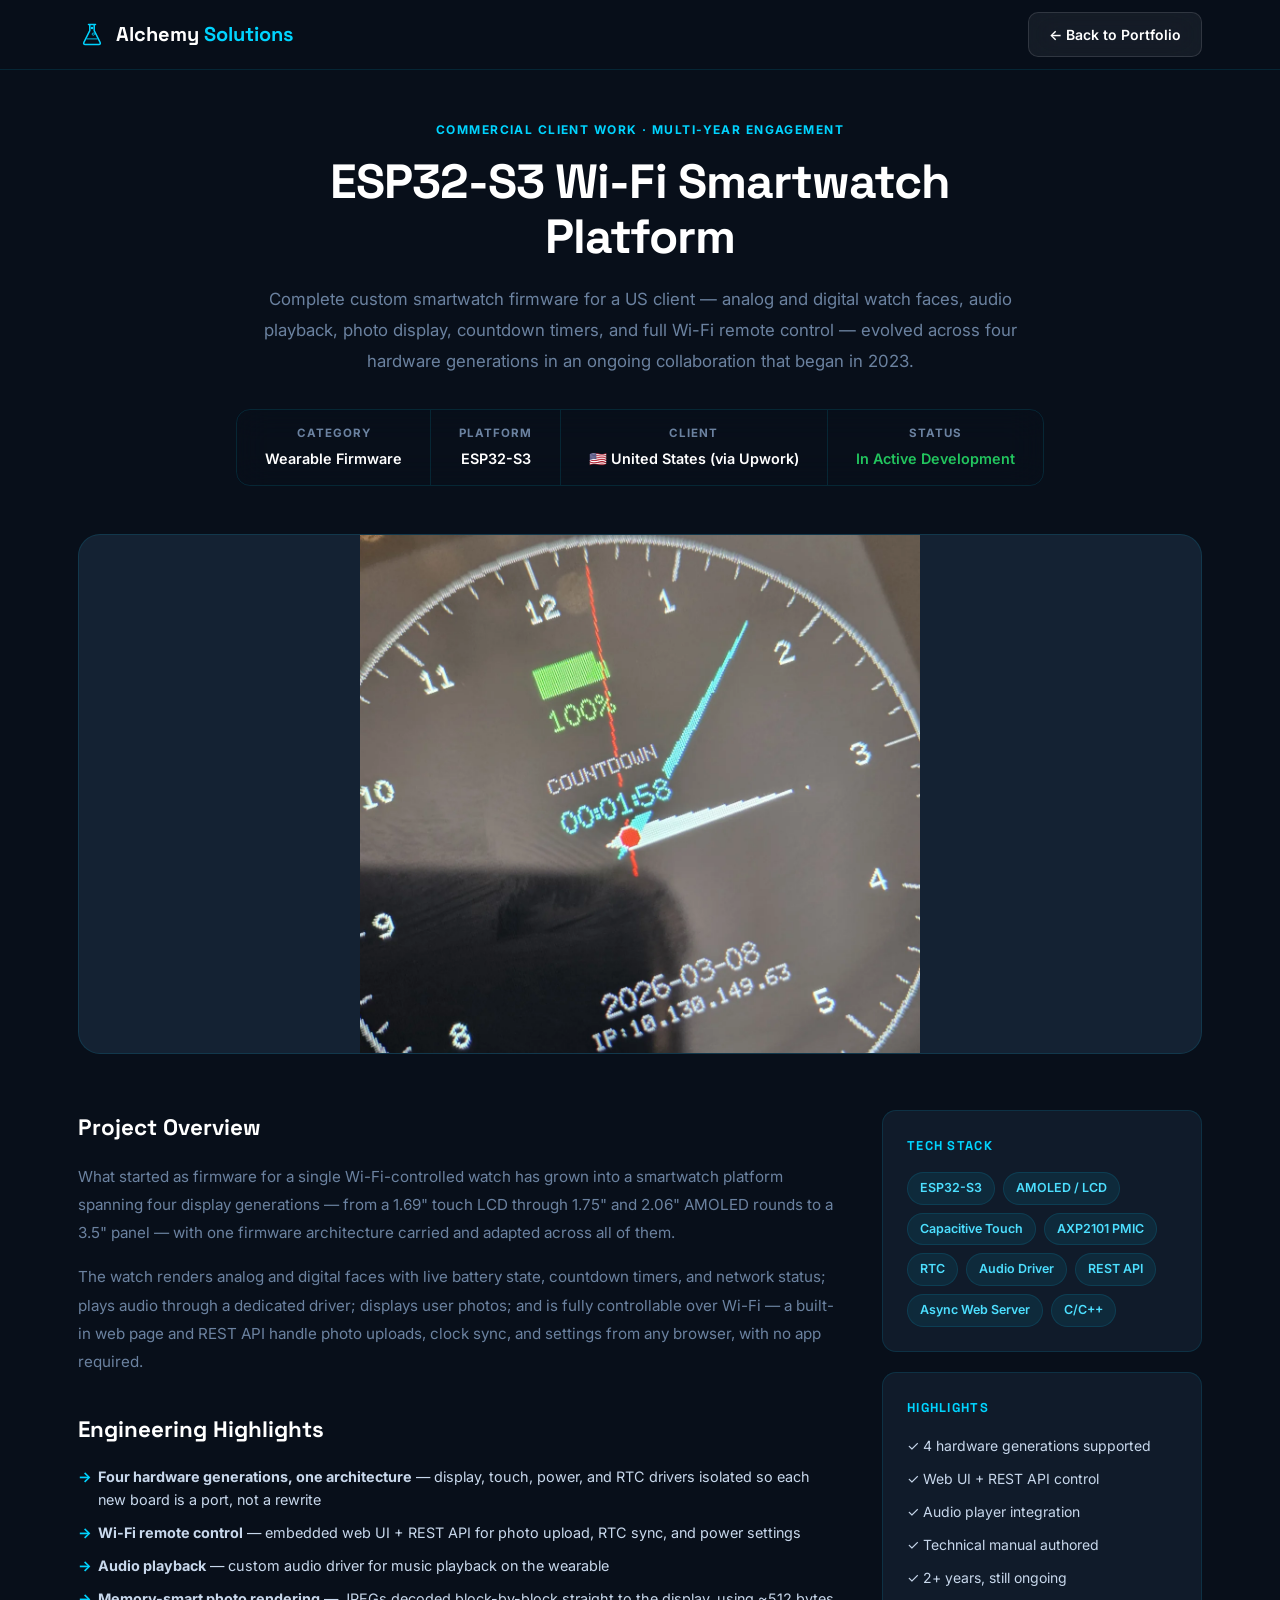
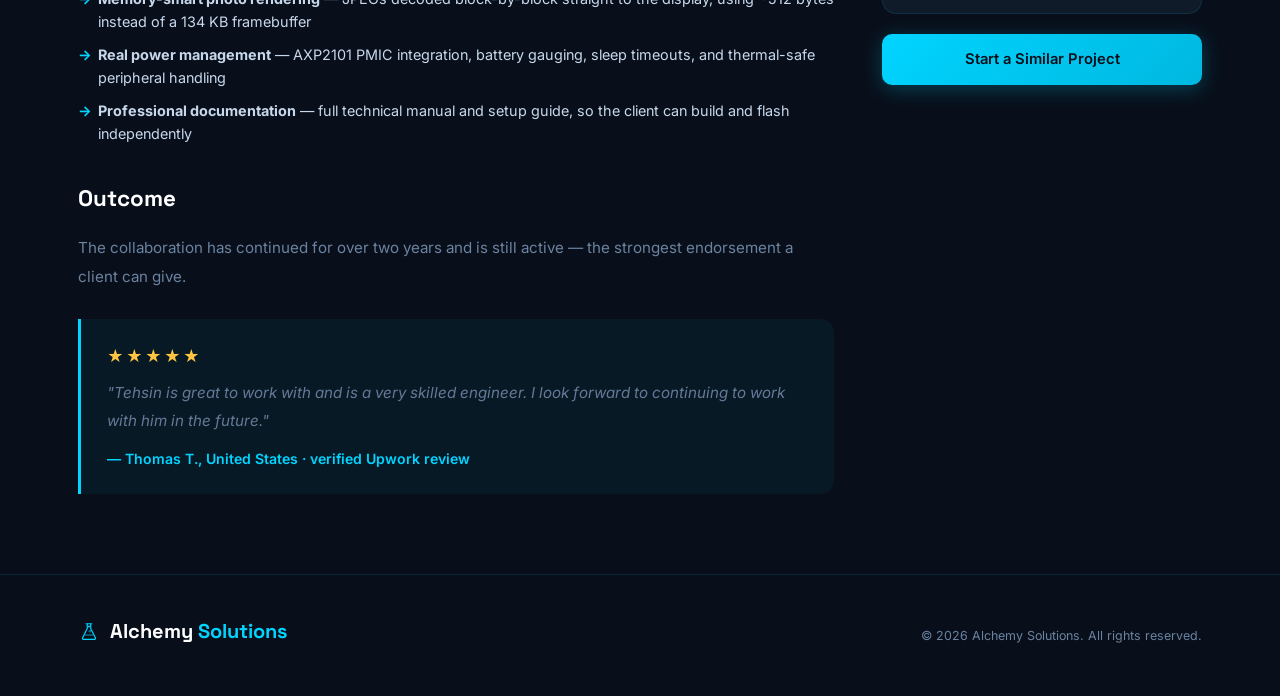
<file: projects/esp32-watch.html>
<!DOCTYPE html>
<html lang="en">
<head>
  <meta charset="UTF-8" />
  <meta name="viewport" content="width=device-width, initial-scale=1.0" />
  <title>ESP32-S3 Wi-Fi Smartwatch | Alchemy Solutions</title>
  <meta name="description" content="Custom ESP32-S3 smartwatch firmware across multiple hardware generations: analog and digital watch faces, audio player, photo display, REST API, and web configuration — a multi-year client collaboration." />
  <link rel="canonical" href="https://alchemysolutionstech.com/projects/esp32-watch.html" />
  <meta property="og:type" content="article" />
  <meta property="og:title" content="ESP32-S3 Wi-Fi Smartwatch | Alchemy Solutions" />
  <meta property="og:description" content="Custom ESP32-S3 smartwatch firmware across multiple hardware generations: analog and digital watch faces, audio player, photo display, REST API, and web configuration — a multi-year client collaboration." />
  <meta property="og:image" content="https://alchemysolutionstech.com/assets/img/esp32-watch.webp" />
  <meta property="og:url" content="https://alchemysolutionstech.com/projects/esp32-watch.html" />
  <link rel="icon" type="image/svg+xml" href="data:image/svg+xml,%3Csvg xmlns='http://www.w3.org/2000/svg' viewBox='0 0 28 28'%3E%3Crect width='28' height='28' rx='6' fill='%230D1B2A'/%3E%3Cpath d='M11.8 3.5 V9.6 L5.9 21.4 Q5 23.4 7.2 23.4 H20.8 Q23 23.4 22.1 21.4 L16.2 9.6 V3.5 M10.5 3.5 H17.5' fill='none' stroke='%2300D4FF' stroke-width='2' stroke-linecap='round' stroke-linejoin='round'/%3E%3Cpath d='M8.5 17.9 L6.8 21.4 Q6.3 22.8 7.7 22.8 H20.3 Q21.7 22.8 21.2 21.4 L19.5 17.9 Z' fill='%2300D4FF'/%3E%3C/svg%3E" />
  <link rel="stylesheet" href="../assets/css/style.css?v=2" />
  <link rel="stylesheet" href="../assets/css/project.css?v=3" />
  <link href="https://fonts.googleapis.com/css2?family=Inter:wght@300;400;500;600;700&family=Space+Grotesk:wght@500;600;700;800&display=swap" rel="stylesheet" />
</head>
<body>
  <nav class="navbar scrolled">
    <div class="container nav-inner">
      <a href="../index.html" class="logo">
        <div class="logo-mark">
          <svg width="28" height="28" viewBox="0 0 28 28" fill="none">
            <path d="M10.5 3.5 H17.5 M11.8 3.5 V9.6 L5.9 21.4 Q5 23.4 7.2 23.4 H20.8 Q23 23.4 22.1 21.4 L16.2 9.6 V3.5" fill="none" stroke="#00D4FF" stroke-width="1.5" stroke-linecap="round" stroke-linejoin="round"/>
            <line x1="8.5" y1="17.9" x2="19.5" y2="17.9" stroke="#00D4FF" stroke-width="0.9"/><circle cx="15.3" cy="13.1" r="1.15" fill="none" stroke="#00D4FF" stroke-width="0.8"/><circle cx="14" cy="7" r="1.3" fill="#00D4FF"/>
          </svg>
        </div>
        <span class="logo-text">Alchemy<span class="accent"> Solutions</span></span>
      </a>
      <a href="../index.html#portfolio" class="btn btn-ghost btn-sm">← Back to Portfolio</a>
    </div>
  </nav>

  <div class="project-page">
    <div class="container">

      <div class="project-header">
        <span class="section-tag">Commercial Client Work · Multi-Year Engagement</span>
        <h1>ESP32-S3 Wi-Fi Smartwatch Platform</h1>
        <p class="project-intro">Complete custom smartwatch firmware for a US client — analog and digital watch faces, audio playback, photo display, countdown timers, and full Wi-Fi remote control — evolved across four hardware generations in an ongoing collaboration that began in 2023.</p>
        <div class="project-meta">
          <div class="meta-item"><strong>Category</strong><span>Wearable Firmware</span></div>
          <div class="meta-item"><strong>Platform</strong><span>ESP32-S3</span></div>
          <div class="meta-item"><strong>Client</strong><span>🇺🇸 United States (via Upwork)</span></div>
          <div class="meta-item"><strong>Status</strong><span class="status-done">In Active Development</span></div>
        </div>
      </div>

      <div class="project-image-main">
        <img src="../assets/img/esp32-watch.webp" alt="ESP32-S3 smartwatch showing analog watch face with battery level, countdown timer, date, and network address" width="1200" height="1458" style="max-width:560px;margin:0 auto;display:block;" />
      </div>

      <div class="project-content">
        <div class="project-body">
          <h2>Project Overview</h2>
          <p>What started as firmware for a single Wi-Fi-controlled watch has grown into a smartwatch platform spanning four display generations — from a 1.69&quot; touch LCD through 1.75&quot; and 2.06&quot; AMOLED rounds to a 3.5&quot; panel — with one firmware architecture carried and adapted across all of them.</p>
          <p>The watch renders analog and digital faces with live battery state, countdown timers, and network status; plays audio through a dedicated driver; displays user photos; and is fully controllable over Wi-Fi — a built-in web page and REST API handle photo uploads, clock sync, and settings from any browser, with no app required.</p>

          <h2>Engineering Highlights</h2>
          <ul class="project-list">
            <li><strong>Four hardware generations, one architecture</strong> — display, touch, power, and RTC drivers isolated so each new board is a port, not a rewrite</li>
            <li><strong>Wi-Fi remote control</strong> — embedded web UI + REST API for photo upload, RTC sync, and power settings</li>
            <li><strong>Audio playback</strong> — custom audio driver for music playback on the wearable</li>
            <li><strong>Memory-smart photo rendering</strong> — JPEGs decoded block-by-block straight to the display, using ~512 bytes instead of a 134&nbsp;KB framebuffer</li>
            <li><strong>Real power management</strong> — AXP2101 PMIC integration, battery gauging, sleep timeouts, and thermal-safe peripheral handling</li>
            <li><strong>Professional documentation</strong> — full technical manual and setup guide, so the client can build and flash independently</li>
          </ul>

          <h2>Outcome</h2>
          <p>The collaboration has continued for over two years and is still active — the strongest endorsement a client can give.</p>

          <blockquote class="client-review">
            <div class="tc-stars">★★★★★</div>
            <p>"Tehsin is great to work with and is a very skilled engineer. I look forward to continuing to work with him in the future."</p>
            <footer>— Thomas T., United States · verified Upwork review</footer>
          </blockquote>
        </div>

        <div class="project-sidebar">
          <div class="sidebar-card">
            <h4>Tech Stack</h4>
            <div class="sidebar-tags">
              <span>ESP32-S3</span><span>AMOLED / LCD</span><span>Capacitive Touch</span>
              <span>AXP2101 PMIC</span><span>RTC</span><span>Audio Driver</span>
              <span>REST API</span><span>Async Web Server</span><span>C/C++</span>
            </div>
          </div>
          <div class="sidebar-card">
            <h4>Highlights</h4>
            <ul class="deliverable-list">
              <li>✓ 4 hardware generations supported</li>
              <li>✓ Web UI + REST API control</li>
              <li>✓ Audio player integration</li>
              <li>✓ Technical manual authored</li>
              <li>✓ 2+ years, still ongoing</li>
            </ul>
          </div>
          <a href="../index.html#contact" class="btn btn-primary btn-full">Start a Similar Project</a>
        </div>
      </div>

    </div>
  </div>

  <footer class="footer">
    <div class="container footer-inner">
      <div class="footer-brand">
        <div class="logo">
          <div class="logo-mark"><svg width="22" height="22" viewBox="0 0 28 28" fill="none"><path d="M10.5 3.5 H17.5 M11.8 3.5 V9.6 L5.9 21.4 Q5 23.4 7.2 23.4 H20.8 Q23 23.4 22.1 21.4 L16.2 9.6 V3.5" fill="none" stroke="#00D4FF" stroke-width="1.5" stroke-linecap="round" stroke-linejoin="round"/><line x1="8.5" y1="17.9" x2="19.5" y2="17.9" stroke="#00D4FF" stroke-width="0.9"/><circle cx="15.3" cy="13.1" r="1.15" fill="none" stroke="#00D4FF" stroke-width="0.8"/><circle cx="14" cy="7" r="1.3" fill="#00D4FF"/></svg></div>
          <span class="logo-text">Alchemy<span class="accent"> Solutions</span></span>
        </div>
      </div>
      <p class="footer-copy">© 2026 Alchemy Solutions. All rights reserved.</p>
    </div>
  </footer>
  <script data-goatcounter="https://alchemysolution.goatcounter.com/count" async src="https://gc.zgo.at/count.js"></script>
</body>
</html>
</file>
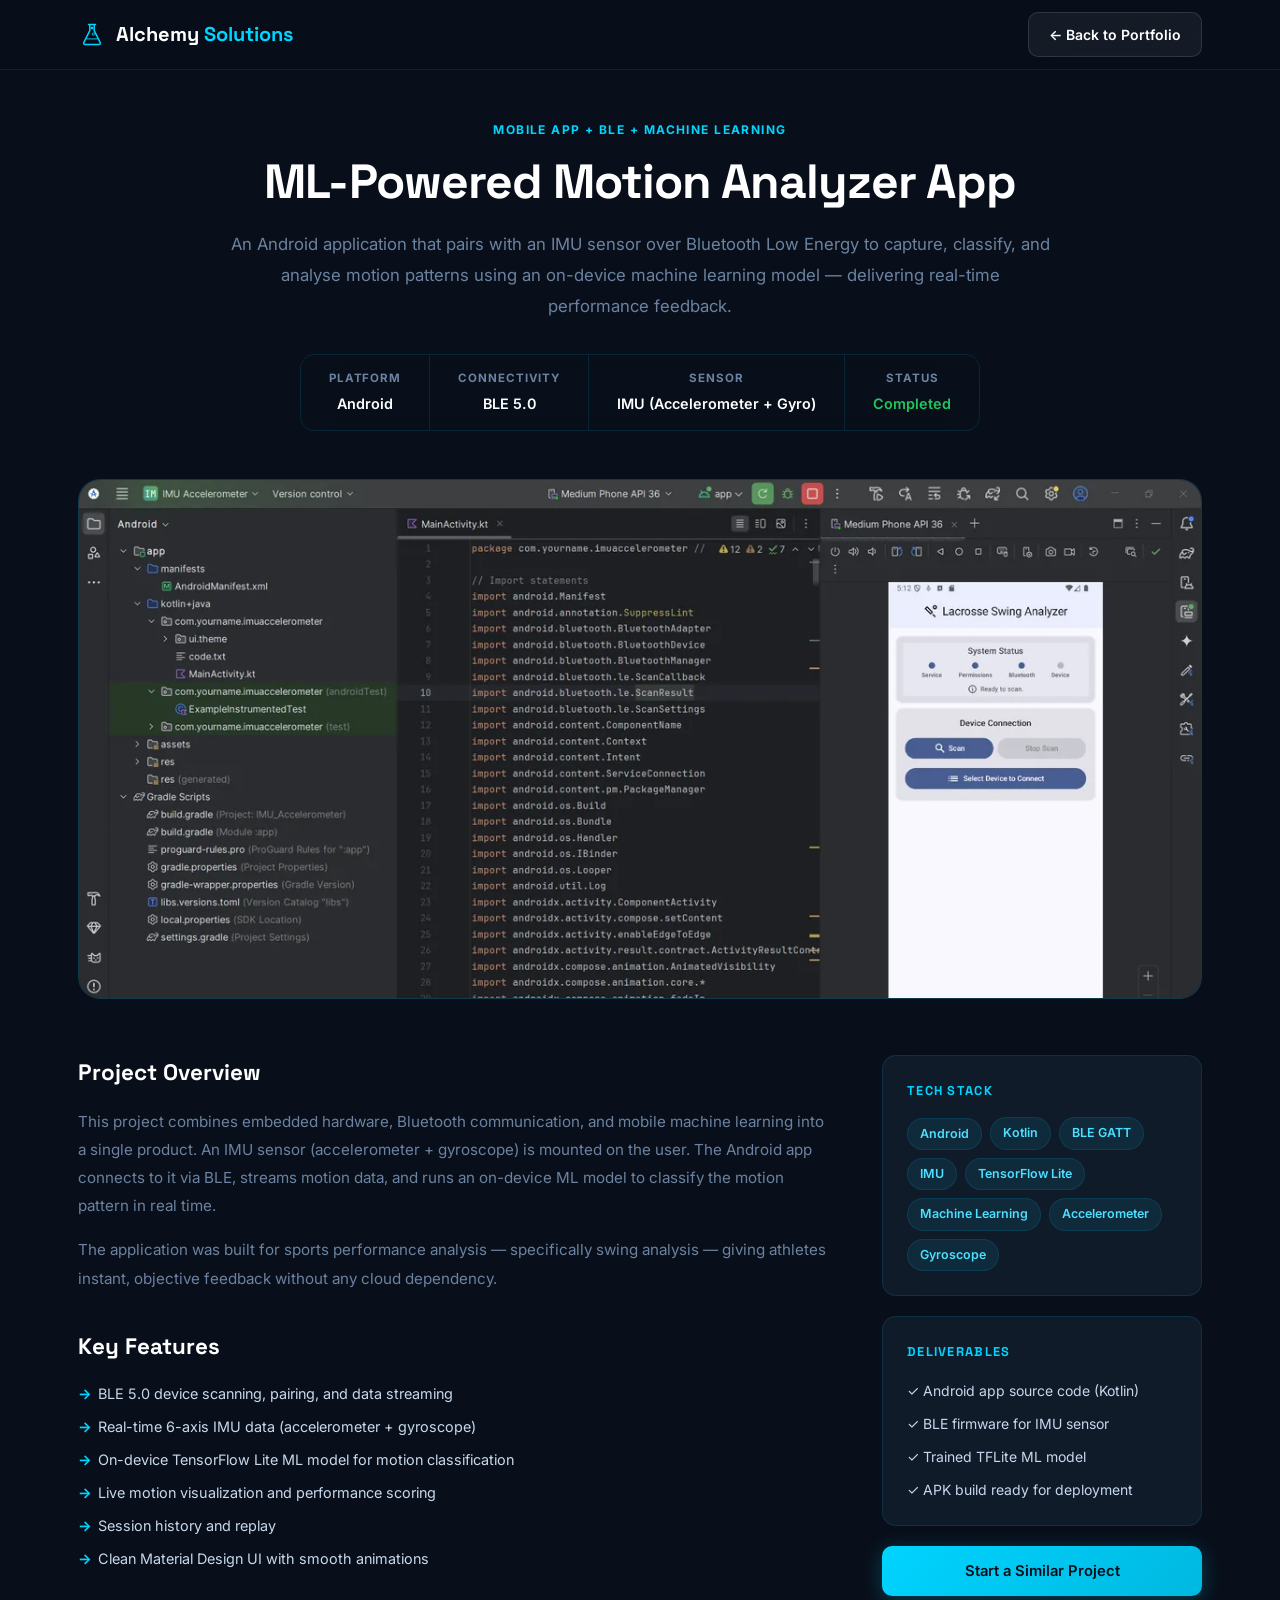
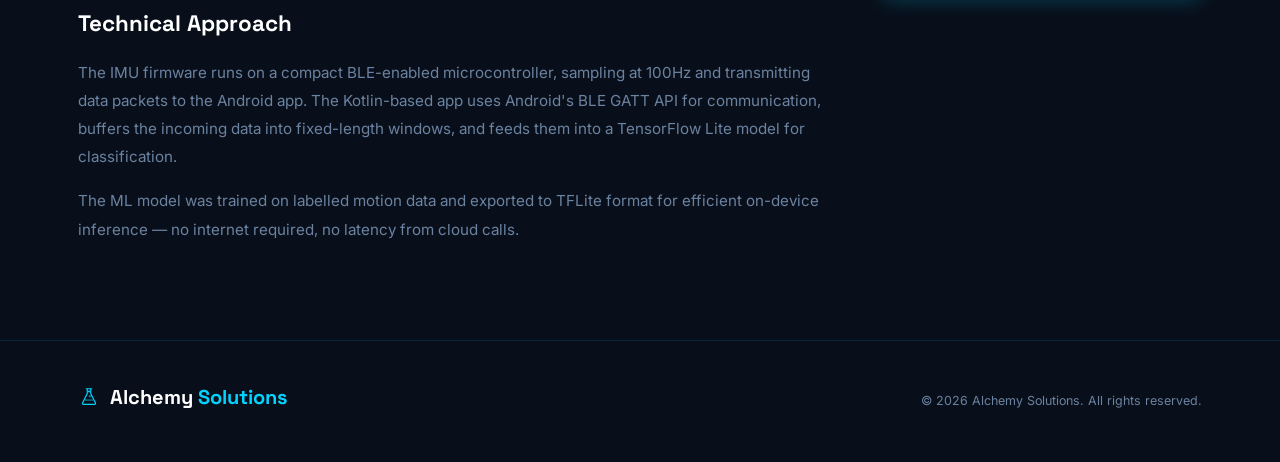
<file: projects/ml-motion-analyzer.html>
<!DOCTYPE html>
<html lang="en">
<head>
  <meta charset="UTF-8" /><meta name="viewport" content="width=device-width, initial-scale=1.0" />
  <title>ML Motion Analyzer App | Alchemy Solutions</title>
  <meta name="description" content="Android app using on-device machine learning to classify and analyze IMU motion data in real time." />
  <link rel="canonical" href="https://alchemysolutionstech.com/projects/ml-motion-analyzer.html" />
  <meta property="og:type" content="article" />
  <meta property="og:title" content="ML Motion Analyzer App | Alchemy Solutions" />
  <meta property="og:description" content="Android app using on-device machine learning to classify and analyze IMU motion data in real time." />
  <meta property="og:image" content="https://alchemysolutionstech.com/assets/img/ml-imu-app.png" />
  <meta property="og:url" content="https://alchemysolutionstech.com/projects/ml-motion-analyzer.html" />
  <link rel="icon" type="image/svg+xml" href="data:image/svg+xml,%3Csvg xmlns='http://www.w3.org/2000/svg' viewBox='0 0 28 28'%3E%3Crect width='28' height='28' rx='6' fill='%230D1B2A'/%3E%3Cpath d='M11.8 3.5 V9.6 L5.9 21.4 Q5 23.4 7.2 23.4 H20.8 Q23 23.4 22.1 21.4 L16.2 9.6 V3.5 M10.5 3.5 H17.5' fill='none' stroke='%2300D4FF' stroke-width='2' stroke-linecap='round' stroke-linejoin='round'/%3E%3Cpath d='M8.5 17.9 L6.8 21.4 Q6.3 22.8 7.7 22.8 H20.3 Q21.7 22.8 21.2 21.4 L19.5 17.9 Z' fill='%2300D4FF'/%3E%3C/svg%3E" />
  <link rel="stylesheet" href="../assets/css/style.css?v=2" />
  <link rel="stylesheet" href="../assets/css/project.css?v=3" />
  <link href="https://fonts.googleapis.com/css2?family=Inter:wght@300;400;500;600;700&family=Space+Grotesk:wght@500;600;700;800&display=swap" rel="stylesheet" />
</head>
<body>
  <nav class="navbar scrolled">
    <div class="container nav-inner">
      <a href="../index.html" class="logo">
        <div class="logo-mark"><svg width="28" height="28" viewBox="0 0 28 28" fill="none"><path d="M10.5 3.5 H17.5 M11.8 3.5 V9.6 L5.9 21.4 Q5 23.4 7.2 23.4 H20.8 Q23 23.4 22.1 21.4 L16.2 9.6 V3.5" fill="none" stroke="#00D4FF" stroke-width="1.5" stroke-linecap="round" stroke-linejoin="round"/><line x1="8.5" y1="17.9" x2="19.5" y2="17.9" stroke="#00D4FF" stroke-width="0.9"/><circle cx="15.3" cy="13.1" r="1.15" fill="none" stroke="#00D4FF" stroke-width="0.8"/><circle cx="14" cy="7" r="1.3" fill="#00D4FF"/></svg></div>
        <span class="logo-text">Alchemy<span class="accent"> Solutions</span></span>
      </a>
      <a href="../index.html#portfolio" class="btn btn-ghost btn-sm">← Back to Portfolio</a>
    </div>
  </nav>
  <div class="project-page">
    <div class="container">
      <div class="project-header">
        <span class="section-tag">Mobile App + BLE + Machine Learning</span>
        <h1>ML-Powered Motion Analyzer App</h1>
        <p class="project-intro">An Android application that pairs with an IMU sensor over Bluetooth Low Energy to capture, classify, and analyse motion patterns using an on-device machine learning model — delivering real-time performance feedback.</p>
        <div class="project-meta">
          <div class="meta-item"><strong>Platform</strong><span>Android</span></div>
          <div class="meta-item"><strong>Connectivity</strong><span>BLE 5.0</span></div>
          <div class="meta-item"><strong>Sensor</strong><span>IMU (Accelerometer + Gyro)</span></div>
          <div class="meta-item"><strong>Status</strong><span class="status-done">Completed</span></div>
        </div>
      </div>
      <div class="project-image-main">
        <img src="../assets/img/ml-imu-app.webp" width="1200" height="648" alt="ML IMU Android App" />
      </div>
      <div class="project-content">
        <div class="project-body">
          <h2>Project Overview</h2>
          <p>This project combines embedded hardware, Bluetooth communication, and mobile machine learning into a single product. An IMU sensor (accelerometer + gyroscope) is mounted on the user. The Android app connects to it via BLE, streams motion data, and runs an on-device ML model to classify the motion pattern in real time.</p>
          <p>The application was built for sports performance analysis — specifically swing analysis — giving athletes instant, objective feedback without any cloud dependency.</p>
          <h2>Key Features</h2>
          <ul class="project-list">
            <li>BLE 5.0 device scanning, pairing, and data streaming</li>
            <li>Real-time 6-axis IMU data (accelerometer + gyroscope)</li>
            <li>On-device TensorFlow Lite ML model for motion classification</li>
            <li>Live motion visualization and performance scoring</li>
            <li>Session history and replay</li>
            <li>Clean Material Design UI with smooth animations</li>
          </ul>
          <h2>Technical Approach</h2>
          <p>The IMU firmware runs on a compact BLE-enabled microcontroller, sampling at 100Hz and transmitting data packets to the Android app. The Kotlin-based app uses Android's BLE GATT API for communication, buffers the incoming data into fixed-length windows, and feeds them into a TensorFlow Lite model for classification.</p>
          <p>The ML model was trained on labelled motion data and exported to TFLite format for efficient on-device inference — no internet required, no latency from cloud calls.</p>
        </div>
        <div class="project-sidebar">
          <div class="sidebar-card">
            <h4>Tech Stack</h4>
            <div class="sidebar-tags">
              <span>Android</span><span>Kotlin</span><span>BLE GATT</span><span>IMU</span>
              <span>TensorFlow Lite</span><span>Machine Learning</span><span>Accelerometer</span><span>Gyroscope</span>
            </div>
          </div>
          <div class="sidebar-card">
            <h4>Deliverables</h4>
            <ul class="deliverable-list">
              <li>✓ Android app source code (Kotlin)</li>
              <li>✓ BLE firmware for IMU sensor</li>
              <li>✓ Trained TFLite ML model</li>
              <li>✓ APK build ready for deployment</li>
            </ul>
          </div>
          <a href="../index.html#contact" class="btn btn-primary btn-full">Start a Similar Project</a>
        </div>
      </div>
    </div>
  </div>
  <footer class="footer"><div class="container footer-inner"><div class="footer-brand"><div class="logo"><div class="logo-mark"><svg width="22" height="22" viewBox="0 0 28 28" fill="none"><path d="M10.5 3.5 H17.5 M11.8 3.5 V9.6 L5.9 21.4 Q5 23.4 7.2 23.4 H20.8 Q23 23.4 22.1 21.4 L16.2 9.6 V3.5" fill="none" stroke="#00D4FF" stroke-width="1.5" stroke-linecap="round" stroke-linejoin="round"/><line x1="8.5" y1="17.9" x2="19.5" y2="17.9" stroke="#00D4FF" stroke-width="0.9"/><circle cx="15.3" cy="13.1" r="1.15" fill="none" stroke="#00D4FF" stroke-width="0.8"/><circle cx="14" cy="7" r="1.3" fill="#00D4FF"/></svg></div><span class="logo-text">Alchemy<span class="accent"> Solutions</span></span></div></div><p class="footer-copy">© 2026 Alchemy Solutions. All rights reserved.</p></div></footer>
  <script data-goatcounter="https://alchemysolution.goatcounter.com/count" async src="https://gc.zgo.at/count.js"></script>
</body>
</html>
</file>
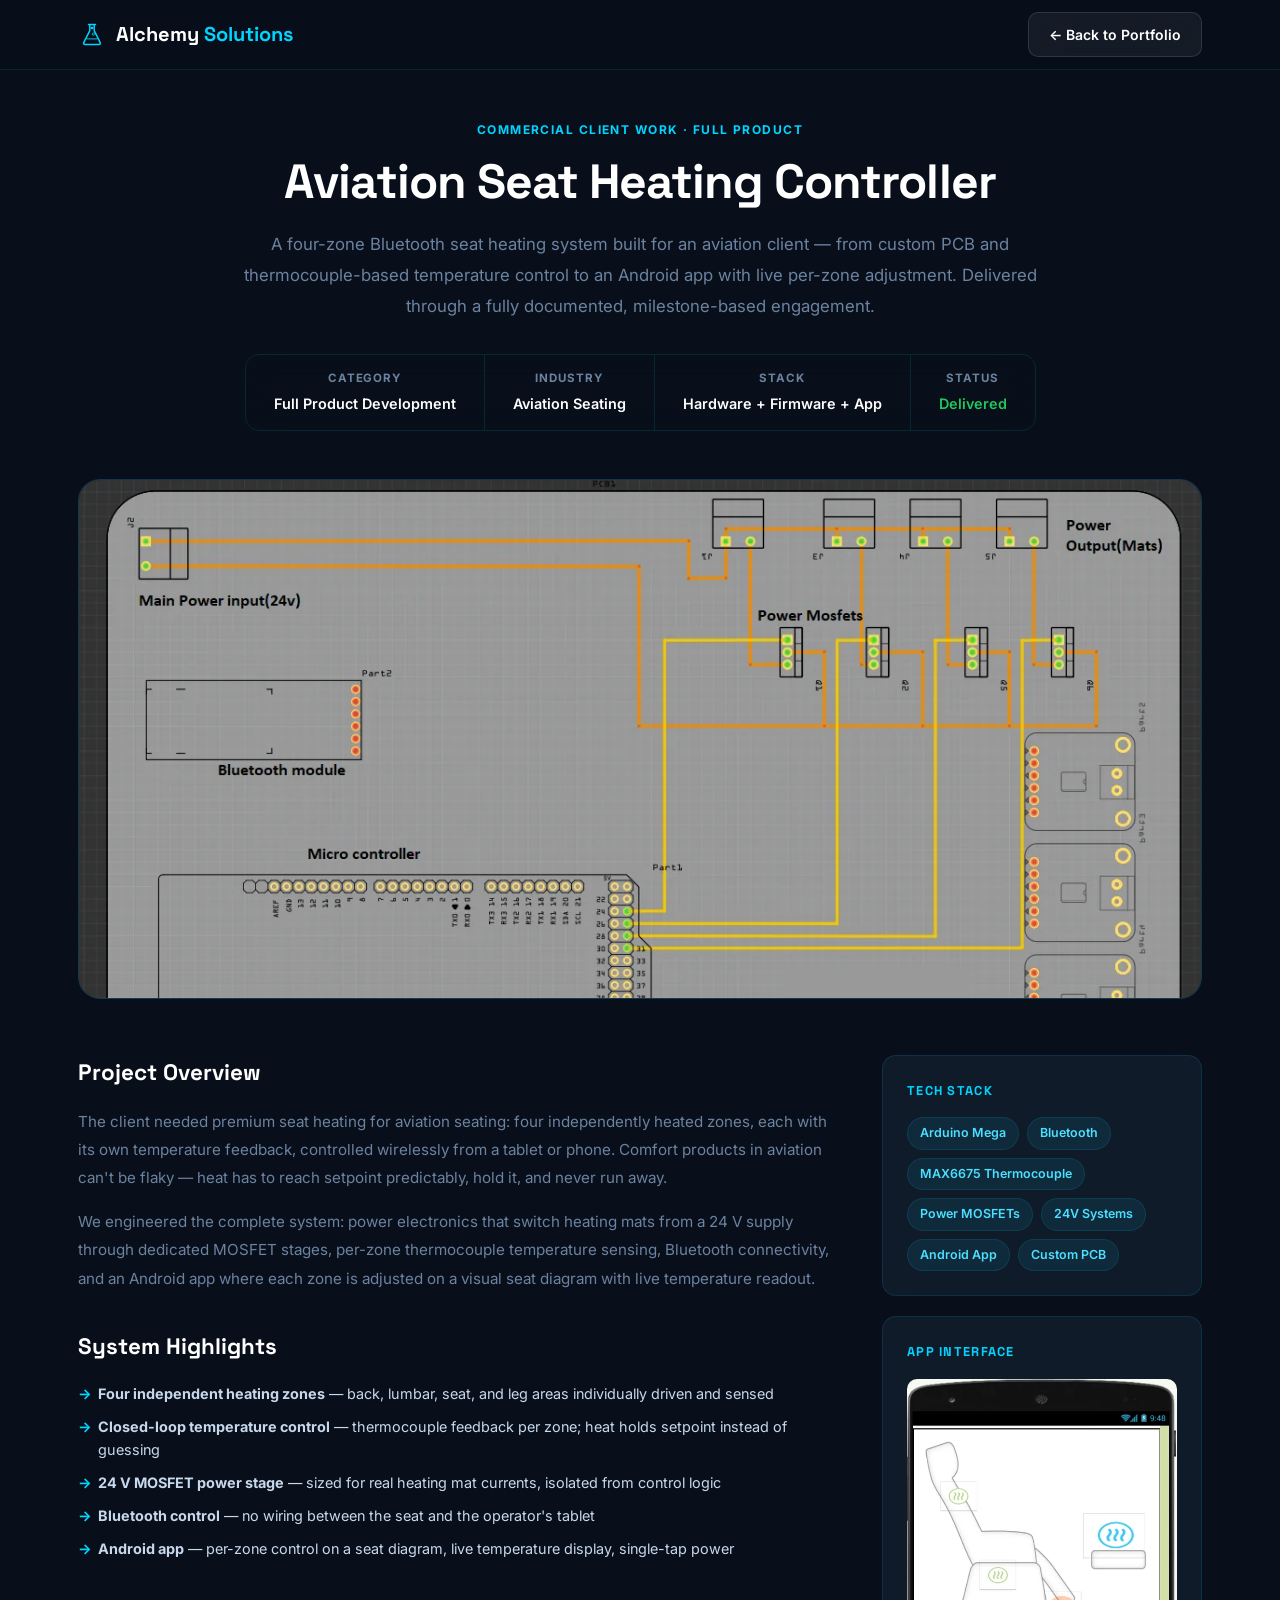
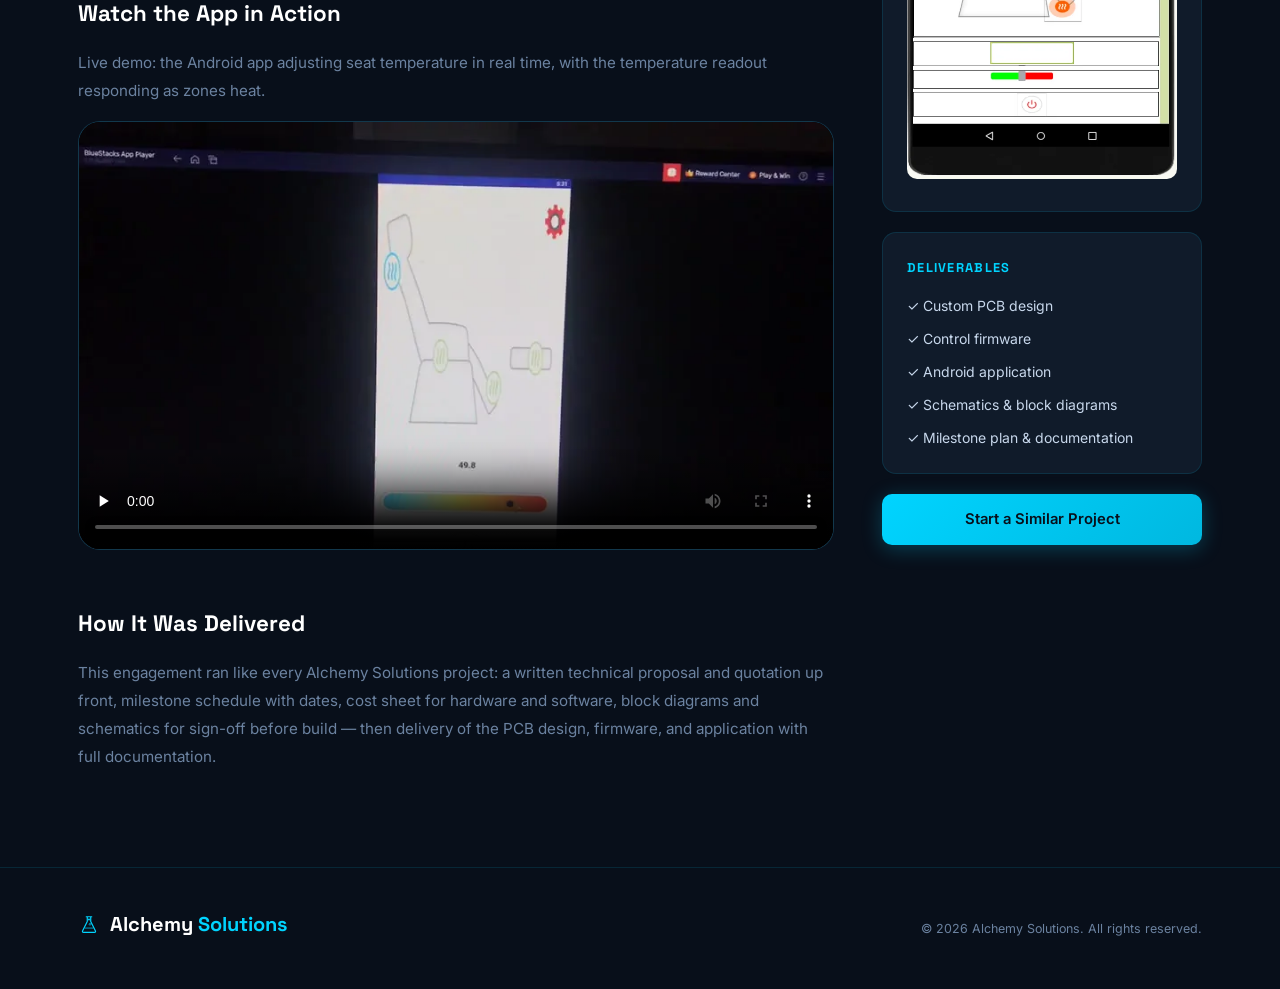
<file: projects/quest-seat.html>
<!DOCTYPE html>
<html lang="en">
<head>
  <meta charset="UTF-8" />
  <meta name="viewport" content="width=device-width, initial-scale=1.0" />
  <title>Aviation Seat Heating Controller | Alchemy Solutions</title>
  <meta name="description" content="Four-zone Bluetooth seat heating system for an aviation client: custom PCB, thermocouple feedback, MOSFET power stage, and Android app with live per-zone temperature control." />
  <link rel="canonical" href="https://alchemysolutionstech.com/projects/quest-seat.html" />
  <meta property="og:type" content="article" />
  <meta property="og:title" content="Aviation Seat Heating Controller | Alchemy Solutions" />
  <meta property="og:description" content="Four-zone Bluetooth seat heating system for an aviation client: custom PCB, thermocouple feedback, MOSFET power stage, and Android app with live per-zone temperature control." />
  <meta property="og:image" content="https://alchemysolutionstech.com/assets/img/quest-seat-pcb.webp" />
  <meta property="og:url" content="https://alchemysolutionstech.com/projects/quest-seat.html" />
  <link rel="icon" type="image/svg+xml" href="data:image/svg+xml,%3Csvg xmlns='http://www.w3.org/2000/svg' viewBox='0 0 28 28'%3E%3Crect width='28' height='28' rx='6' fill='%230D1B2A'/%3E%3Cpath d='M11.8 3.5 V9.6 L5.9 21.4 Q5 23.4 7.2 23.4 H20.8 Q23 23.4 22.1 21.4 L16.2 9.6 V3.5 M10.5 3.5 H17.5' fill='none' stroke='%2300D4FF' stroke-width='2' stroke-linecap='round' stroke-linejoin='round'/%3E%3Cpath d='M8.5 17.9 L6.8 21.4 Q6.3 22.8 7.7 22.8 H20.3 Q21.7 22.8 21.2 21.4 L19.5 17.9 Z' fill='%2300D4FF'/%3E%3C/svg%3E" />
  <link rel="stylesheet" href="../assets/css/style.css?v=2" />
  <link rel="stylesheet" href="../assets/css/project.css?v=3" />
  <link href="https://fonts.googleapis.com/css2?family=Inter:wght@300;400;500;600;700&family=Space+Grotesk:wght@500;600;700;800&display=swap" rel="stylesheet" />
</head>
<body>
  <nav class="navbar scrolled">
    <div class="container nav-inner">
      <a href="../index.html" class="logo">
        <div class="logo-mark">
          <svg width="28" height="28" viewBox="0 0 28 28" fill="none">
            <path d="M10.5 3.5 H17.5 M11.8 3.5 V9.6 L5.9 21.4 Q5 23.4 7.2 23.4 H20.8 Q23 23.4 22.1 21.4 L16.2 9.6 V3.5" fill="none" stroke="#00D4FF" stroke-width="1.5" stroke-linecap="round" stroke-linejoin="round"/>
            <line x1="8.5" y1="17.9" x2="19.5" y2="17.9" stroke="#00D4FF" stroke-width="0.9"/><circle cx="15.3" cy="13.1" r="1.15" fill="none" stroke="#00D4FF" stroke-width="0.8"/><circle cx="14" cy="7" r="1.3" fill="#00D4FF"/>
          </svg>
        </div>
        <span class="logo-text">Alchemy<span class="accent"> Solutions</span></span>
      </a>
      <a href="../index.html#portfolio" class="btn btn-ghost btn-sm">← Back to Portfolio</a>
    </div>
  </nav>

  <div class="project-page">
    <div class="container">

      <div class="project-header">
        <span class="section-tag">Commercial Client Work · Full Product</span>
        <h1>Aviation Seat Heating Controller</h1>
        <p class="project-intro">A four-zone Bluetooth seat heating system built for an aviation client — from custom PCB and thermocouple-based temperature control to an Android app with live per-zone adjustment. Delivered through a fully documented, milestone-based engagement.</p>
        <div class="project-meta">
          <div class="meta-item"><strong>Category</strong><span>Full Product Development</span></div>
          <div class="meta-item"><strong>Industry</strong><span>Aviation Seating</span></div>
          <div class="meta-item"><strong>Stack</strong><span>Hardware + Firmware + App</span></div>
          <div class="meta-item"><strong>Status</strong><span class="status-done">Delivered</span></div>
        </div>
      </div>

      <div class="project-image-main">
        <img src="../assets/img/quest-seat-pcb.webp" alt="Labeled PCB layout of the 4-zone seat heating controller: 24V input, Bluetooth module, microcontroller, power MOSFETs, and temperature sensor interfaces" width="1204" height="815" />
      </div>

      <div class="project-content">
        <div class="project-body">
          <h2>Project Overview</h2>
          <p>The client needed premium seat heating for aviation seating: four independently heated zones, each with its own temperature feedback, controlled wirelessly from a tablet or phone. Comfort products in aviation can't be flaky — heat has to reach setpoint predictably, hold it, and never run away.</p>
          <p>We engineered the complete system: power electronics that switch heating mats from a 24&nbsp;V supply through dedicated MOSFET stages, per-zone thermocouple temperature sensing, Bluetooth connectivity, and an Android app where each zone is adjusted on a visual seat diagram with live temperature readout.</p>

          <h2>System Highlights</h2>
          <ul class="project-list">
            <li><strong>Four independent heating zones</strong> — back, lumbar, seat, and leg areas individually driven and sensed</li>
            <li><strong>Closed-loop temperature control</strong> — thermocouple feedback per zone; heat holds setpoint instead of guessing</li>
            <li><strong>24&nbsp;V MOSFET power stage</strong> — sized for real heating mat currents, isolated from control logic</li>
            <li><strong>Bluetooth control</strong> — no wiring between the seat and the operator's tablet</li>
            <li><strong>Android app</strong> — per-zone control on a seat diagram, live temperature display, single-tap power</li>
          </ul>

          <h2>Watch the App in Action</h2>
          <p>Live demo: the Android app adjusting seat temperature in real time, with the temperature readout responding as zones heat.</p>
          <div class="project-image-main">
            <video controls preload="none" poster="../assets/img/quest-seat-video.webp" width="848">
              <source src="../assets/video/quest-seat-app.mp4" type="video/mp4" />
              Your browser does not support the video tag.
            </video>
          </div>

          <h2>How It Was Delivered</h2>
          <p>This engagement ran like every Alchemy Solutions project: a written technical proposal and quotation up front, milestone schedule with dates, cost sheet for hardware and software, block diagrams and schematics for sign-off before build — then delivery of the PCB design, firmware, and application with full documentation.</p>
        </div>

        <div class="project-sidebar">
          <div class="sidebar-card">
            <h4>Tech Stack</h4>
            <div class="sidebar-tags">
              <span>Arduino Mega</span><span>Bluetooth</span><span>MAX6675 Thermocouple</span>
              <span>Power MOSFETs</span><span>24V Systems</span><span>Android App</span><span>Custom PCB</span>
            </div>
          </div>
          <div class="sidebar-card">
            <h4>App Interface</h4>
            <img src="../assets/img/quest-seat-app.webp" alt="Android app UI: seat diagram with four heating zone controls and temperature slider" width="492" height="730" loading="lazy" style="width:100%;height:auto;border-radius:10px;" />
          </div>
          <div class="sidebar-card">
            <h4>Deliverables</h4>
            <ul class="deliverable-list">
              <li>✓ Custom PCB design</li>
              <li>✓ Control firmware</li>
              <li>✓ Android application</li>
              <li>✓ Schematics &amp; block diagrams</li>
              <li>✓ Milestone plan &amp; documentation</li>
            </ul>
          </div>
          <a href="../index.html#contact" class="btn btn-primary btn-full">Start a Similar Project</a>
        </div>
      </div>

    </div>
  </div>

  <footer class="footer">
    <div class="container footer-inner">
      <div class="footer-brand">
        <div class="logo">
          <div class="logo-mark"><svg width="22" height="22" viewBox="0 0 28 28" fill="none"><path d="M10.5 3.5 H17.5 M11.8 3.5 V9.6 L5.9 21.4 Q5 23.4 7.2 23.4 H20.8 Q23 23.4 22.1 21.4 L16.2 9.6 V3.5" fill="none" stroke="#00D4FF" stroke-width="1.5" stroke-linecap="round" stroke-linejoin="round"/><line x1="8.5" y1="17.9" x2="19.5" y2="17.9" stroke="#00D4FF" stroke-width="0.9"/><circle cx="15.3" cy="13.1" r="1.15" fill="none" stroke="#00D4FF" stroke-width="0.8"/><circle cx="14" cy="7" r="1.3" fill="#00D4FF"/></svg></div>
          <span class="logo-text">Alchemy<span class="accent"> Solutions</span></span>
        </div>
      </div>
      <p class="footer-copy">© 2026 Alchemy Solutions. All rights reserved.</p>
    </div>
  </footer>
  <script data-goatcounter="https://alchemysolution.goatcounter.com/count" async src="https://gc.zgo.at/count.js"></script>
</body>
</html>
</file>
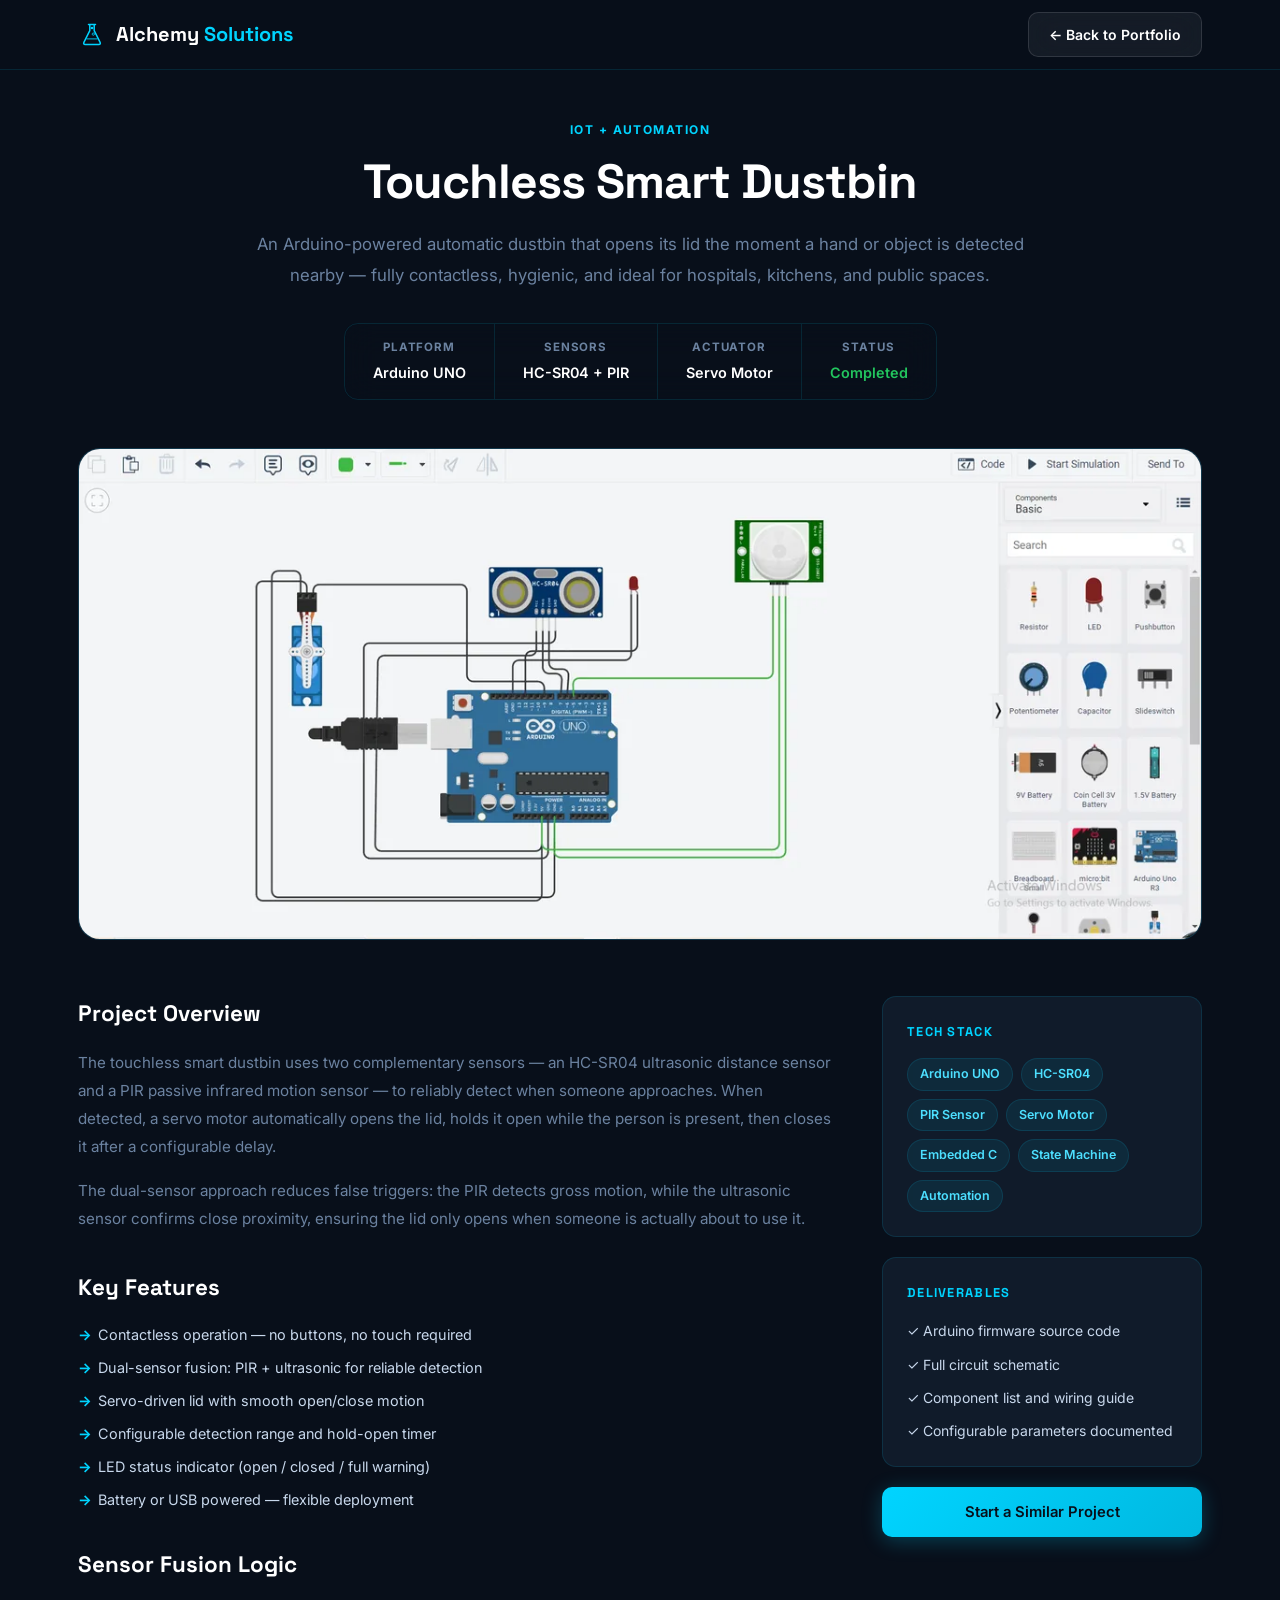
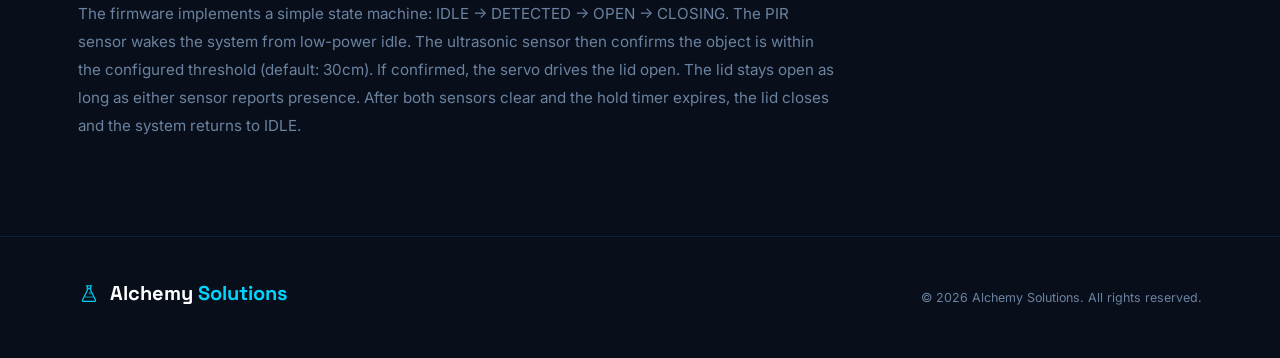
<file: projects/smart-dustbin.html>
<!DOCTYPE html>
<html lang="en">
<head>
  <meta charset="UTF-8" /><meta name="viewport" content="width=device-width, initial-scale=1.0" />
  <title>Touchless Smart Dustbin | Alchemy Solutions</title>
  <meta name="description" content="Touchless smart dustbin with ultrasonic sensing and automated lid control for hygienic waste disposal." />
  <link rel="canonical" href="https://alchemysolutionstech.com/projects/smart-dustbin.html" />
  <meta property="og:type" content="article" />
  <meta property="og:title" content="Touchless Smart Dustbin | Alchemy Solutions" />
  <meta property="og:description" content="Touchless smart dustbin with ultrasonic sensing and automated lid control for hygienic waste disposal." />
  <meta property="og:image" content="https://alchemysolutionstech.com/assets/img/smart-dustbin.png" />
  <meta property="og:url" content="https://alchemysolutionstech.com/projects/smart-dustbin.html" />
  <link rel="icon" type="image/svg+xml" href="data:image/svg+xml,%3Csvg xmlns='http://www.w3.org/2000/svg' viewBox='0 0 28 28'%3E%3Crect width='28' height='28' rx='6' fill='%230D1B2A'/%3E%3Cpath d='M11.8 3.5 V9.6 L5.9 21.4 Q5 23.4 7.2 23.4 H20.8 Q23 23.4 22.1 21.4 L16.2 9.6 V3.5 M10.5 3.5 H17.5' fill='none' stroke='%2300D4FF' stroke-width='2' stroke-linecap='round' stroke-linejoin='round'/%3E%3Cpath d='M8.5 17.9 L6.8 21.4 Q6.3 22.8 7.7 22.8 H20.3 Q21.7 22.8 21.2 21.4 L19.5 17.9 Z' fill='%2300D4FF'/%3E%3C/svg%3E" />
  <link rel="stylesheet" href="../assets/css/style.css?v=2" />
  <link rel="stylesheet" href="../assets/css/project.css?v=3" />
  <link href="https://fonts.googleapis.com/css2?family=Inter:wght@300;400;500;600;700&family=Space+Grotesk:wght@500;600;700;800&display=swap" rel="stylesheet" />
</head>
<body>
  <nav class="navbar scrolled">
    <div class="container nav-inner">
      <a href="../index.html" class="logo">
        <div class="logo-mark"><svg width="28" height="28" viewBox="0 0 28 28" fill="none"><path d="M10.5 3.5 H17.5 M11.8 3.5 V9.6 L5.9 21.4 Q5 23.4 7.2 23.4 H20.8 Q23 23.4 22.1 21.4 L16.2 9.6 V3.5" fill="none" stroke="#00D4FF" stroke-width="1.5" stroke-linecap="round" stroke-linejoin="round"/><line x1="8.5" y1="17.9" x2="19.5" y2="17.9" stroke="#00D4FF" stroke-width="0.9"/><circle cx="15.3" cy="13.1" r="1.15" fill="none" stroke="#00D4FF" stroke-width="0.8"/><circle cx="14" cy="7" r="1.3" fill="#00D4FF"/></svg></div>
        <span class="logo-text">Alchemy<span class="accent"> Solutions</span></span>
      </a>
      <a href="../index.html#portfolio" class="btn btn-ghost btn-sm">← Back to Portfolio</a>
    </div>
  </nav>
  <div class="project-page">
    <div class="container">
      <div class="project-header">
        <span class="section-tag">IoT + Automation</span>
        <h1>Touchless Smart Dustbin</h1>
        <p class="project-intro">An Arduino-powered automatic dustbin that opens its lid the moment a hand or object is detected nearby — fully contactless, hygienic, and ideal for hospitals, kitchens, and public spaces.</p>
        <div class="project-meta">
          <div class="meta-item"><strong>Platform</strong><span>Arduino UNO</span></div>
          <div class="meta-item"><strong>Sensors</strong><span>HC-SR04 + PIR</span></div>
          <div class="meta-item"><strong>Actuator</strong><span>Servo Motor</span></div>
          <div class="meta-item"><strong>Status</strong><span class="status-done">Completed</span></div>
        </div>
      </div>
      <div class="project-image-main">
        <img src="../assets/img/smart-dustbin.webp" width="1200" height="524" alt="Smart Dustbin Circuit" />
      </div>
      <div class="project-content">
        <div class="project-body">
          <h2>Project Overview</h2>
          <p>The touchless smart dustbin uses two complementary sensors — an HC-SR04 ultrasonic distance sensor and a PIR passive infrared motion sensor — to reliably detect when someone approaches. When detected, a servo motor automatically opens the lid, holds it open while the person is present, then closes it after a configurable delay.</p>
          <p>The dual-sensor approach reduces false triggers: the PIR detects gross motion, while the ultrasonic sensor confirms close proximity, ensuring the lid only opens when someone is actually about to use it.</p>
          <h2>Key Features</h2>
          <ul class="project-list">
            <li>Contactless operation — no buttons, no touch required</li>
            <li>Dual-sensor fusion: PIR + ultrasonic for reliable detection</li>
            <li>Servo-driven lid with smooth open/close motion</li>
            <li>Configurable detection range and hold-open timer</li>
            <li>LED status indicator (open / closed / full warning)</li>
            <li>Battery or USB powered — flexible deployment</li>
          </ul>
          <h2>Sensor Fusion Logic</h2>
          <p>The firmware implements a simple state machine: IDLE → DETECTED → OPEN → CLOSING. The PIR sensor wakes the system from low-power idle. The ultrasonic sensor then confirms the object is within the configured threshold (default: 30cm). If confirmed, the servo drives the lid open. The lid stays open as long as either sensor reports presence. After both sensors clear and the hold timer expires, the lid closes and the system returns to IDLE.</p>
        </div>
        <div class="project-sidebar">
          <div class="sidebar-card">
            <h4>Tech Stack</h4>
            <div class="sidebar-tags">
              <span>Arduino UNO</span><span>HC-SR04</span><span>PIR Sensor</span>
              <span>Servo Motor</span><span>Embedded C</span><span>State Machine</span><span>Automation</span>
            </div>
          </div>
          <div class="sidebar-card">
            <h4>Deliverables</h4>
            <ul class="deliverable-list">
              <li>✓ Arduino firmware source code</li>
              <li>✓ Full circuit schematic</li>
              <li>✓ Component list and wiring guide</li>
              <li>✓ Configurable parameters documented</li>
            </ul>
          </div>
          <a href="../index.html#contact" class="btn btn-primary btn-full">Start a Similar Project</a>
        </div>
      </div>
    </div>
  </div>
  <footer class="footer"><div class="container footer-inner"><div class="footer-brand"><div class="logo"><div class="logo-mark"><svg width="22" height="22" viewBox="0 0 28 28" fill="none"><path d="M10.5 3.5 H17.5 M11.8 3.5 V9.6 L5.9 21.4 Q5 23.4 7.2 23.4 H20.8 Q23 23.4 22.1 21.4 L16.2 9.6 V3.5" fill="none" stroke="#00D4FF" stroke-width="1.5" stroke-linecap="round" stroke-linejoin="round"/><line x1="8.5" y1="17.9" x2="19.5" y2="17.9" stroke="#00D4FF" stroke-width="0.9"/><circle cx="15.3" cy="13.1" r="1.15" fill="none" stroke="#00D4FF" stroke-width="0.8"/><circle cx="14" cy="7" r="1.3" fill="#00D4FF"/></svg></div><span class="logo-text">Alchemy<span class="accent"> Solutions</span></span></div></div><p class="footer-copy">© 2026 Alchemy Solutions. All rights reserved.</p></div></footer>
  <script data-goatcounter="https://alchemysolution.goatcounter.com/count" async src="https://gc.zgo.at/count.js"></script>
</body>
</html>
</file>
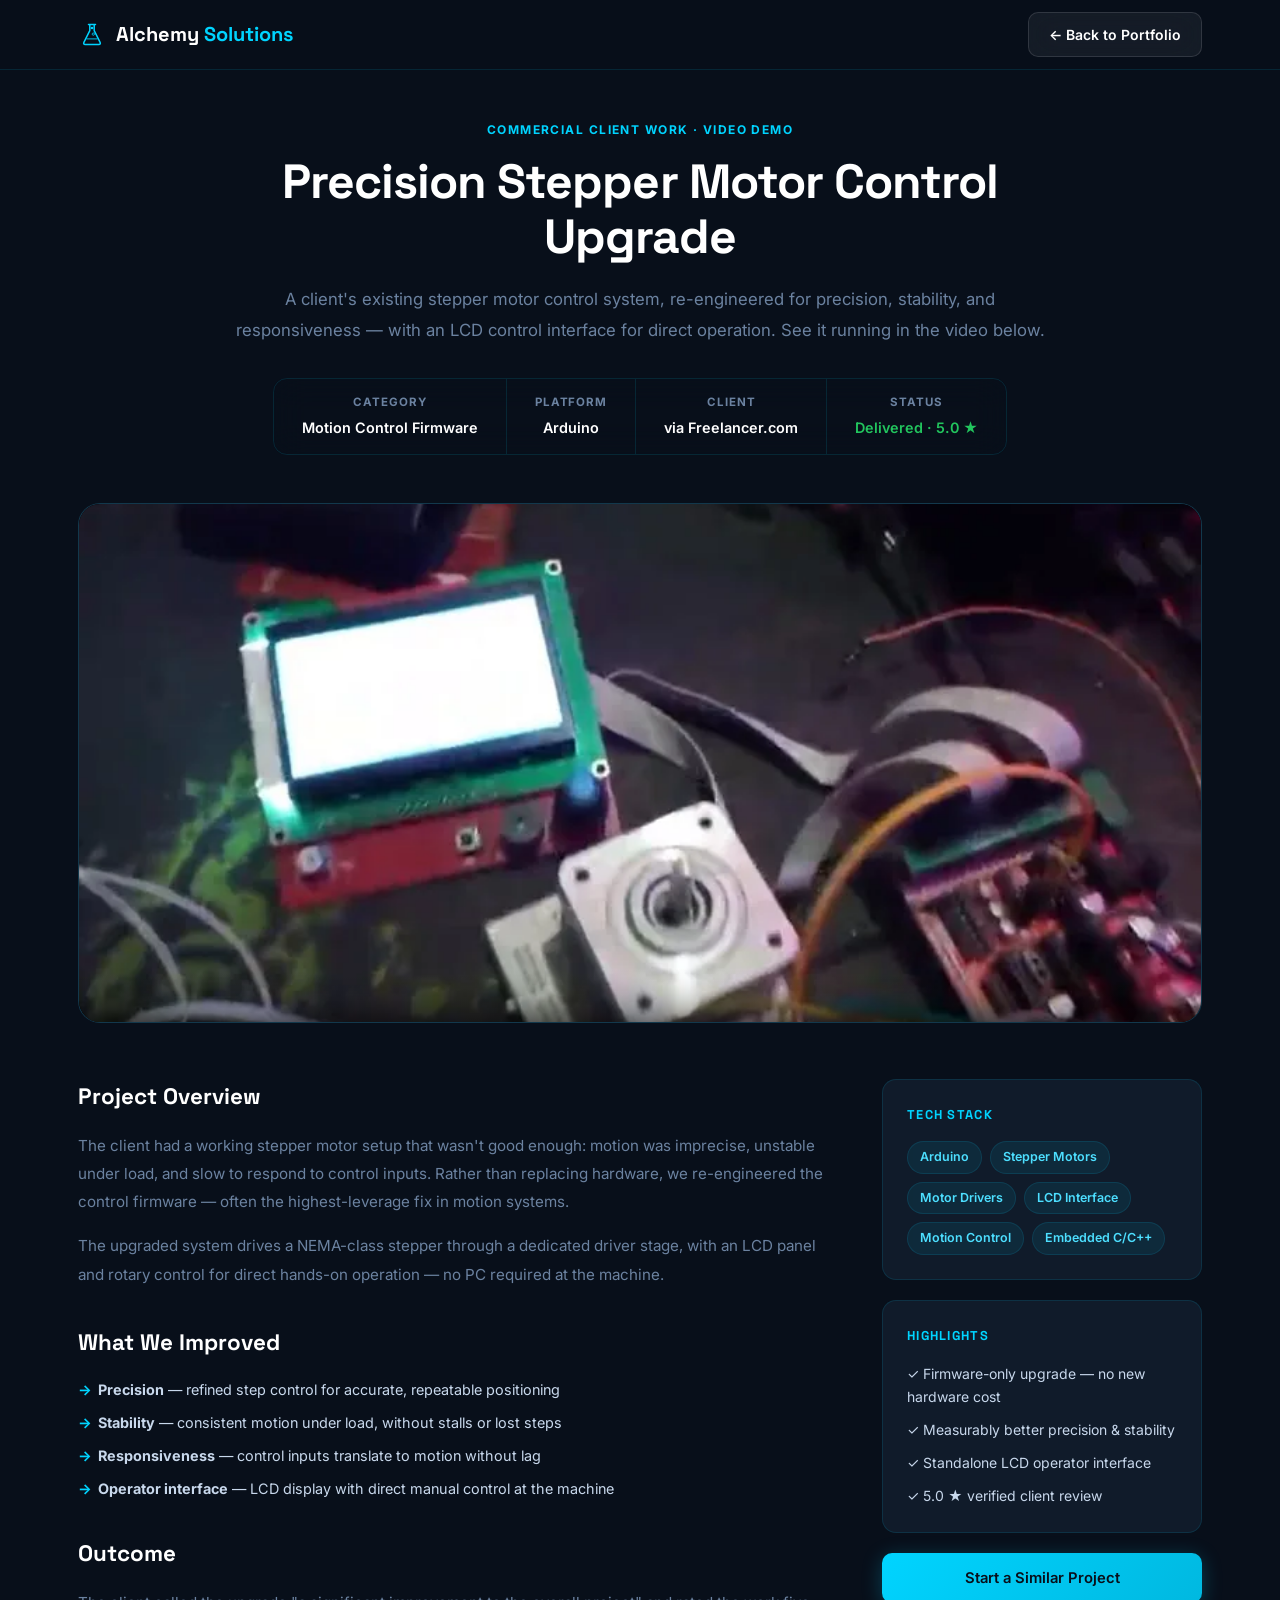
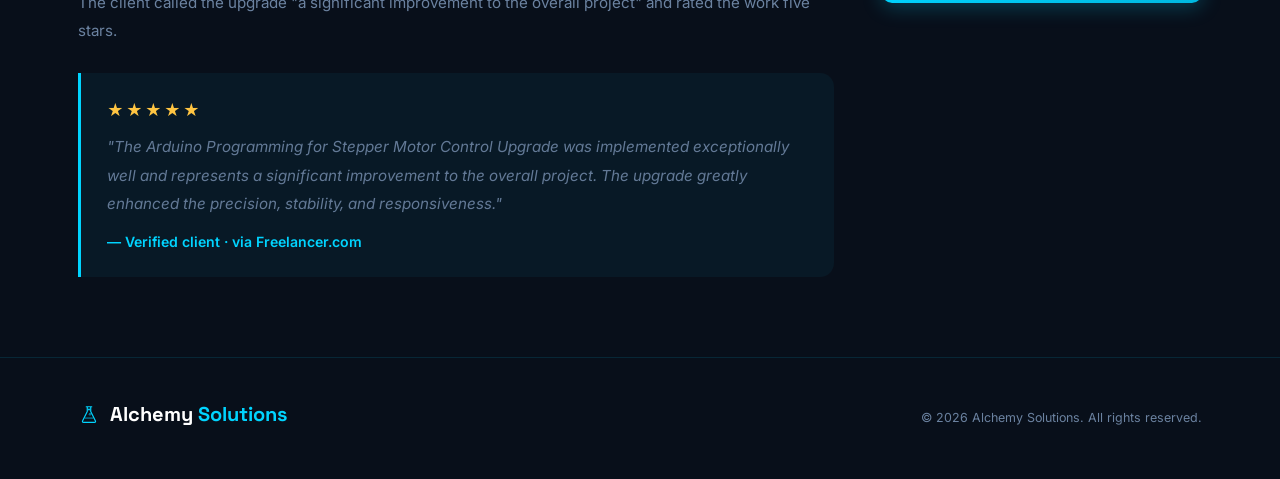
<file: projects/stepper-motor.html>
<!DOCTYPE html>
<html lang="en">
<head>
  <meta charset="UTF-8" />
  <meta name="viewport" content="width=device-width, initial-scale=1.0" />
  <title>Precision Stepper Motor Control | Alchemy Solutions</title>
  <meta name="description" content="Client's stepper motor control system upgraded for precision, stability, and responsiveness — Arduino firmware with LCD control interface. Video demo included." />
  <link rel="canonical" href="https://alchemysolutionstech.com/projects/stepper-motor.html" />
  <meta property="og:type" content="article" />
  <meta property="og:title" content="Precision Stepper Motor Control | Alchemy Solutions" />
  <meta property="og:description" content="Client's stepper motor control system upgraded for precision, stability, and responsiveness — Arduino firmware with LCD control interface. Video demo included." />
  <meta property="og:image" content="https://alchemysolutionstech.com/assets/img/stepper-motor.webp" />
  <meta property="og:url" content="https://alchemysolutionstech.com/projects/stepper-motor.html" />
  <link rel="icon" type="image/svg+xml" href="data:image/svg+xml,%3Csvg xmlns='http://www.w3.org/2000/svg' viewBox='0 0 28 28'%3E%3Crect width='28' height='28' rx='6' fill='%230D1B2A'/%3E%3Cpath d='M11.8 3.5 V9.6 L5.9 21.4 Q5 23.4 7.2 23.4 H20.8 Q23 23.4 22.1 21.4 L16.2 9.6 V3.5 M10.5 3.5 H17.5' fill='none' stroke='%2300D4FF' stroke-width='2' stroke-linecap='round' stroke-linejoin='round'/%3E%3Cpath d='M8.5 17.9 L6.8 21.4 Q6.3 22.8 7.7 22.8 H20.3 Q21.7 22.8 21.2 21.4 L19.5 17.9 Z' fill='%2300D4FF'/%3E%3C/svg%3E" />
  <link rel="stylesheet" href="../assets/css/style.css?v=2" />
  <link rel="stylesheet" href="../assets/css/project.css?v=3" />
  <link href="https://fonts.googleapis.com/css2?family=Inter:wght@300;400;500;600;700&family=Space+Grotesk:wght@500;600;700;800&display=swap" rel="stylesheet" />
</head>
<body>
  <nav class="navbar scrolled">
    <div class="container nav-inner">
      <a href="../index.html" class="logo">
        <div class="logo-mark">
          <svg width="28" height="28" viewBox="0 0 28 28" fill="none">
            <path d="M10.5 3.5 H17.5 M11.8 3.5 V9.6 L5.9 21.4 Q5 23.4 7.2 23.4 H20.8 Q23 23.4 22.1 21.4 L16.2 9.6 V3.5" fill="none" stroke="#00D4FF" stroke-width="1.5" stroke-linecap="round" stroke-linejoin="round"/>
            <line x1="8.5" y1="17.9" x2="19.5" y2="17.9" stroke="#00D4FF" stroke-width="0.9"/><circle cx="15.3" cy="13.1" r="1.15" fill="none" stroke="#00D4FF" stroke-width="0.8"/><circle cx="14" cy="7" r="1.3" fill="#00D4FF"/>
          </svg>
        </div>
        <span class="logo-text">Alchemy<span class="accent"> Solutions</span></span>
      </a>
      <a href="../index.html#portfolio" class="btn btn-ghost btn-sm">← Back to Portfolio</a>
    </div>
  </nav>

  <div class="project-page">
    <div class="container">

      <div class="project-header">
        <span class="section-tag">Commercial Client Work · Video Demo</span>
        <h1>Precision Stepper Motor Control Upgrade</h1>
        <p class="project-intro">A client's existing stepper motor control system, re-engineered for precision, stability, and responsiveness — with an LCD control interface for direct operation. See it running in the video below.</p>
        <div class="project-meta">
          <div class="meta-item"><strong>Category</strong><span>Motion Control Firmware</span></div>
          <div class="meta-item"><strong>Platform</strong><span>Arduino</span></div>
          <div class="meta-item"><strong>Client</strong><span>via Freelancer.com</span></div>
          <div class="meta-item"><strong>Status</strong><span class="status-done">Delivered · 5.0 ★</span></div>
        </div>
      </div>

      <div class="project-image-main">
        <video controls preload="none" poster="../assets/img/stepper-motor.webp" width="960">
          <source src="../assets/video/stepper-motor.mp4" type="video/mp4" />
          Your browser does not support the video tag.
        </video>
      </div>

      <div class="project-content">
        <div class="project-body">
          <h2>Project Overview</h2>
          <p>The client had a working stepper motor setup that wasn't good enough: motion was imprecise, unstable under load, and slow to respond to control inputs. Rather than replacing hardware, we re-engineered the control firmware — often the highest-leverage fix in motion systems.</p>
          <p>The upgraded system drives a NEMA-class stepper through a dedicated driver stage, with an LCD panel and rotary control for direct hands-on operation — no PC required at the machine.</p>

          <h2>What We Improved</h2>
          <ul class="project-list">
            <li><strong>Precision</strong> — refined step control for accurate, repeatable positioning</li>
            <li><strong>Stability</strong> — consistent motion under load, without stalls or lost steps</li>
            <li><strong>Responsiveness</strong> — control inputs translate to motion without lag</li>
            <li><strong>Operator interface</strong> — LCD display with direct manual control at the machine</li>
          </ul>

          <h2>Outcome</h2>
          <p>The client called the upgrade "a significant improvement to the overall project" and rated the work five stars.</p>

          <blockquote class="client-review">
            <div class="tc-stars">★★★★★</div>
            <p>"The Arduino Programming for Stepper Motor Control Upgrade was implemented exceptionally well and represents a significant improvement to the overall project. The upgrade greatly enhanced the precision, stability, and responsiveness."</p>
            <footer>— Verified client · via Freelancer.com</footer>
          </blockquote>
        </div>

        <div class="project-sidebar">
          <div class="sidebar-card">
            <h4>Tech Stack</h4>
            <div class="sidebar-tags">
              <span>Arduino</span><span>Stepper Motors</span><span>Motor Drivers</span>
              <span>LCD Interface</span><span>Motion Control</span><span>Embedded C/C++</span>
            </div>
          </div>
          <div class="sidebar-card">
            <h4>Highlights</h4>
            <ul class="deliverable-list">
              <li>✓ Firmware-only upgrade — no new hardware cost</li>
              <li>✓ Measurably better precision &amp; stability</li>
              <li>✓ Standalone LCD operator interface</li>
              <li>✓ 5.0 ★ verified client review</li>
            </ul>
          </div>
          <a href="../index.html#contact" class="btn btn-primary btn-full">Start a Similar Project</a>
        </div>
      </div>

    </div>
  </div>

  <footer class="footer">
    <div class="container footer-inner">
      <div class="footer-brand">
        <div class="logo">
          <div class="logo-mark"><svg width="22" height="22" viewBox="0 0 28 28" fill="none"><path d="M10.5 3.5 H17.5 M11.8 3.5 V9.6 L5.9 21.4 Q5 23.4 7.2 23.4 H20.8 Q23 23.4 22.1 21.4 L16.2 9.6 V3.5" fill="none" stroke="#00D4FF" stroke-width="1.5" stroke-linecap="round" stroke-linejoin="round"/><line x1="8.5" y1="17.9" x2="19.5" y2="17.9" stroke="#00D4FF" stroke-width="0.9"/><circle cx="15.3" cy="13.1" r="1.15" fill="none" stroke="#00D4FF" stroke-width="0.8"/><circle cx="14" cy="7" r="1.3" fill="#00D4FF"/></svg></div>
          <span class="logo-text">Alchemy<span class="accent"> Solutions</span></span>
        </div>
      </div>
      <p class="footer-copy">© 2026 Alchemy Solutions. All rights reserved.</p>
    </div>
  </footer>
  <script data-goatcounter="https://alchemysolution.goatcounter.com/count" async src="https://gc.zgo.at/count.js"></script>
</body>
</html>
</file>
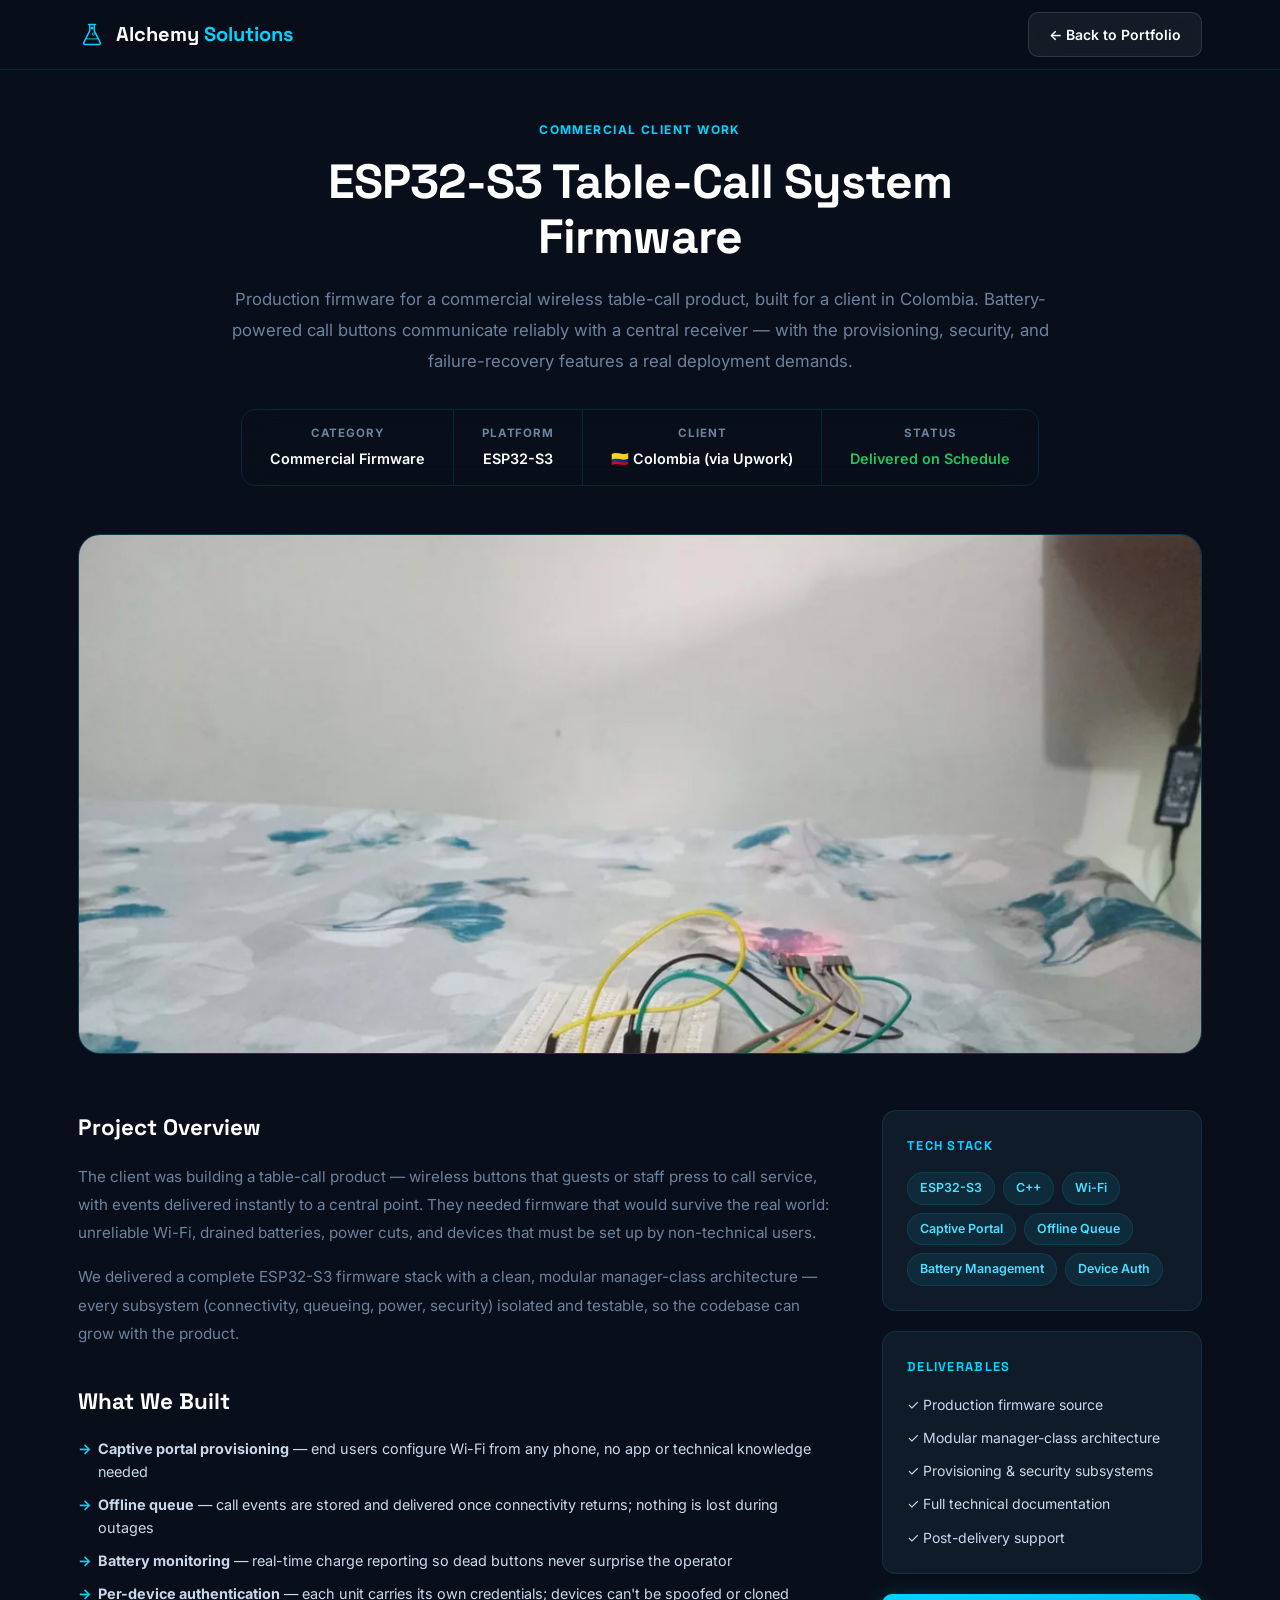
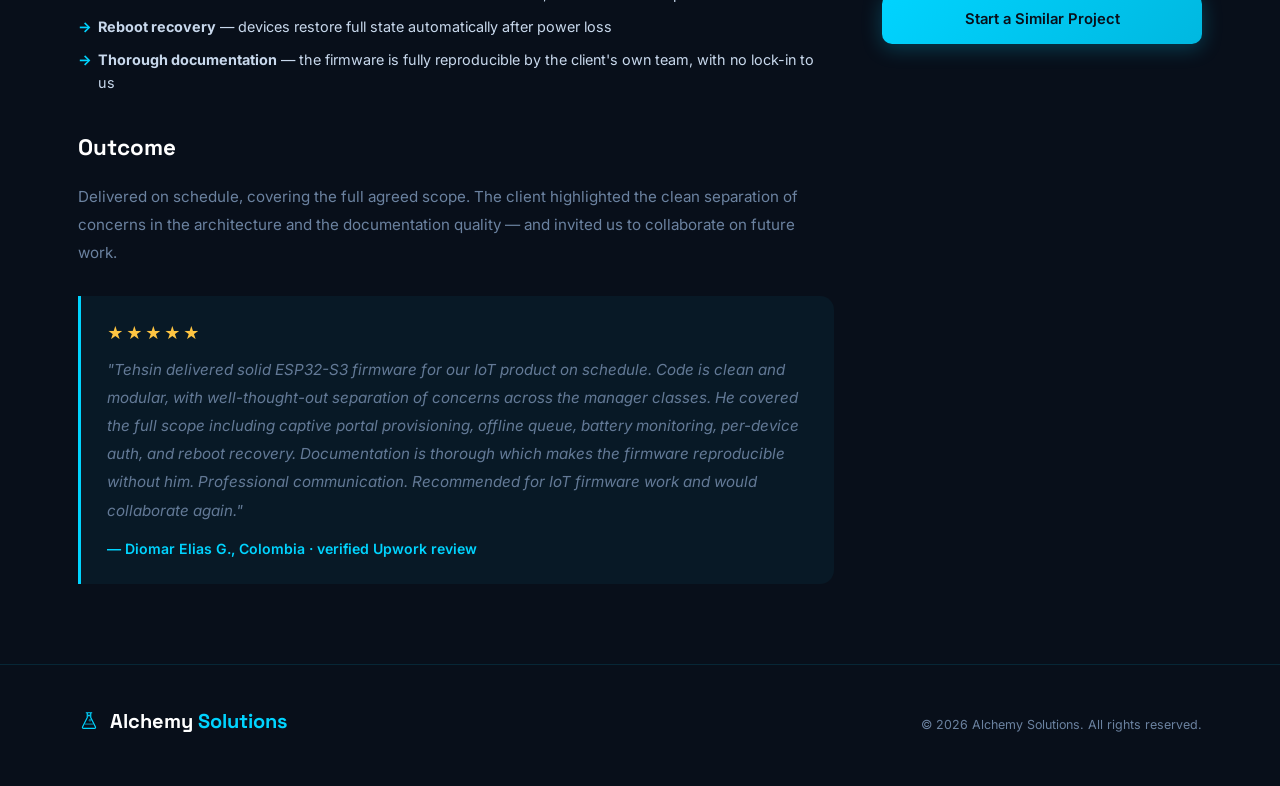
<file: projects/table-call.html>
<!DOCTYPE html>
<html lang="en">
<head>
  <meta charset="UTF-8" />
  <meta name="viewport" content="width=device-width, initial-scale=1.0" />
  <title>ESP32-S3 Table-Call System Firmware | Alchemy Solutions</title>
  <meta name="description" content="Production ESP32-S3 firmware for a commercial wireless table-call system: captive portal provisioning, offline queue, battery monitoring, and per-device authentication." />
  <link rel="canonical" href="https://alchemysolutionstech.com/projects/table-call.html" />
  <meta property="og:type" content="article" />
  <meta property="og:title" content="ESP32-S3 Table-Call System Firmware | Alchemy Solutions" />
  <meta property="og:description" content="Production ESP32-S3 firmware for a commercial wireless table-call system: captive portal provisioning, offline queue, battery monitoring, and per-device authentication." />
  <meta property="og:image" content="https://alchemysolutionstech.com/assets/img/table-call.webp" />
  <meta property="og:url" content="https://alchemysolutionstech.com/projects/table-call.html" />
  <link rel="icon" type="image/svg+xml" href="data:image/svg+xml,%3Csvg xmlns='http://www.w3.org/2000/svg' viewBox='0 0 28 28'%3E%3Crect width='28' height='28' rx='6' fill='%230D1B2A'/%3E%3Cpath d='M11.8 3.5 V9.6 L5.9 21.4 Q5 23.4 7.2 23.4 H20.8 Q23 23.4 22.1 21.4 L16.2 9.6 V3.5 M10.5 3.5 H17.5' fill='none' stroke='%2300D4FF' stroke-width='2' stroke-linecap='round' stroke-linejoin='round'/%3E%3Cpath d='M8.5 17.9 L6.8 21.4 Q6.3 22.8 7.7 22.8 H20.3 Q21.7 22.8 21.2 21.4 L19.5 17.9 Z' fill='%2300D4FF'/%3E%3C/svg%3E" />
  <link rel="stylesheet" href="../assets/css/style.css?v=2" />
  <link rel="stylesheet" href="../assets/css/project.css?v=3" />
  <link href="https://fonts.googleapis.com/css2?family=Inter:wght@300;400;500;600;700&family=Space+Grotesk:wght@500;600;700;800&display=swap" rel="stylesheet" />
</head>
<body>
  <nav class="navbar scrolled">
    <div class="container nav-inner">
      <a href="../index.html" class="logo">
        <div class="logo-mark">
          <svg width="28" height="28" viewBox="0 0 28 28" fill="none">
            <path d="M10.5 3.5 H17.5 M11.8 3.5 V9.6 L5.9 21.4 Q5 23.4 7.2 23.4 H20.8 Q23 23.4 22.1 21.4 L16.2 9.6 V3.5" fill="none" stroke="#00D4FF" stroke-width="1.5" stroke-linecap="round" stroke-linejoin="round"/>
            <line x1="8.5" y1="17.9" x2="19.5" y2="17.9" stroke="#00D4FF" stroke-width="0.9"/><circle cx="15.3" cy="13.1" r="1.15" fill="none" stroke="#00D4FF" stroke-width="0.8"/><circle cx="14" cy="7" r="1.3" fill="#00D4FF"/>
          </svg>
        </div>
        <span class="logo-text">Alchemy<span class="accent"> Solutions</span></span>
      </a>
      <a href="../index.html#portfolio" class="btn btn-ghost btn-sm">← Back to Portfolio</a>
    </div>
  </nav>

  <div class="project-page">
    <div class="container">

      <div class="project-header">
        <span class="section-tag">Commercial Client Work</span>
        <h1>ESP32-S3 Table-Call System Firmware</h1>
        <p class="project-intro">Production firmware for a commercial wireless table-call product, built for a client in Colombia. Battery-powered call buttons communicate reliably with a central receiver — with the provisioning, security, and failure-recovery features a real deployment demands.</p>
        <div class="project-meta">
          <div class="meta-item"><strong>Category</strong><span>Commercial Firmware</span></div>
          <div class="meta-item"><strong>Platform</strong><span>ESP32-S3</span></div>
          <div class="meta-item"><strong>Client</strong><span>🇨🇴 Colombia (via Upwork)</span></div>
          <div class="meta-item"><strong>Status</strong><span class="status-done">Delivered on Schedule</span></div>
        </div>
      </div>

      <div class="project-image-main">
        <img src="../assets/img/table-call.webp" alt="ESP32-S3 table-call firmware development prototype" width="1200" height="900" />
      </div>

      <div class="project-content">
        <div class="project-body">
          <h2>Project Overview</h2>
          <p>The client was building a table-call product — wireless buttons that guests or staff press to call service, with events delivered instantly to a central point. They needed firmware that would survive the real world: unreliable Wi-Fi, drained batteries, power cuts, and devices that must be set up by non-technical users.</p>
          <p>We delivered a complete ESP32-S3 firmware stack with a clean, modular manager-class architecture — every subsystem (connectivity, queueing, power, security) isolated and testable, so the codebase can grow with the product.</p>

          <h2>What We Built</h2>
          <ul class="project-list">
            <li><strong>Captive portal provisioning</strong> — end users configure Wi-Fi from any phone, no app or technical knowledge needed</li>
            <li><strong>Offline queue</strong> — call events are stored and delivered once connectivity returns; nothing is lost during outages</li>
            <li><strong>Battery monitoring</strong> — real-time charge reporting so dead buttons never surprise the operator</li>
            <li><strong>Per-device authentication</strong> — each unit carries its own credentials; devices can't be spoofed or cloned</li>
            <li><strong>Reboot recovery</strong> — devices restore full state automatically after power loss</li>
            <li><strong>Thorough documentation</strong> — the firmware is fully reproducible by the client's own team, with no lock-in to us</li>
          </ul>

          <h2>Outcome</h2>
          <p>Delivered on schedule, covering the full agreed scope. The client highlighted the clean separation of concerns in the architecture and the documentation quality — and invited us to collaborate on future work.</p>

          <blockquote class="client-review">
            <div class="tc-stars">★★★★★</div>
            <p>"Tehsin delivered solid ESP32-S3 firmware for our IoT product on schedule. Code is clean and modular, with well-thought-out separation of concerns across the manager classes. He covered the full scope including captive portal provisioning, offline queue, battery monitoring, per-device auth, and reboot recovery. Documentation is thorough which makes the firmware reproducible without him. Professional communication. Recommended for IoT firmware work and would collaborate again."</p>
            <footer>— Diomar Elias G., Colombia · verified Upwork review</footer>
          </blockquote>
        </div>

        <div class="project-sidebar">
          <div class="sidebar-card">
            <h4>Tech Stack</h4>
            <div class="sidebar-tags">
              <span>ESP32-S3</span><span>C++</span><span>Wi-Fi</span><span>Captive Portal</span>
              <span>Offline Queue</span><span>Battery Management</span><span>Device Auth</span>
            </div>
          </div>
          <div class="sidebar-card">
            <h4>Deliverables</h4>
            <ul class="deliverable-list">
              <li>✓ Production firmware source</li>
              <li>✓ Modular manager-class architecture</li>
              <li>✓ Provisioning &amp; security subsystems</li>
              <li>✓ Full technical documentation</li>
              <li>✓ Post-delivery support</li>
            </ul>
          </div>
          <a href="../index.html#contact" class="btn btn-primary btn-full">Start a Similar Project</a>
        </div>
      </div>

    </div>
  </div>

  <footer class="footer">
    <div class="container footer-inner">
      <div class="footer-brand">
        <div class="logo">
          <div class="logo-mark"><svg width="22" height="22" viewBox="0 0 28 28" fill="none"><path d="M10.5 3.5 H17.5 M11.8 3.5 V9.6 L5.9 21.4 Q5 23.4 7.2 23.4 H20.8 Q23 23.4 22.1 21.4 L16.2 9.6 V3.5" fill="none" stroke="#00D4FF" stroke-width="1.5" stroke-linecap="round" stroke-linejoin="round"/><line x1="8.5" y1="17.9" x2="19.5" y2="17.9" stroke="#00D4FF" stroke-width="0.9"/><circle cx="15.3" cy="13.1" r="1.15" fill="none" stroke="#00D4FF" stroke-width="0.8"/><circle cx="14" cy="7" r="1.3" fill="#00D4FF"/></svg></div>
          <span class="logo-text">Alchemy<span class="accent"> Solutions</span></span>
        </div>
      </div>
      <p class="footer-copy">© 2026 Alchemy Solutions. All rights reserved.</p>
    </div>
  </footer>
  <script data-goatcounter="https://alchemysolution.goatcounter.com/count" async src="https://gc.zgo.at/count.js"></script>
</body>
</html>
</file>
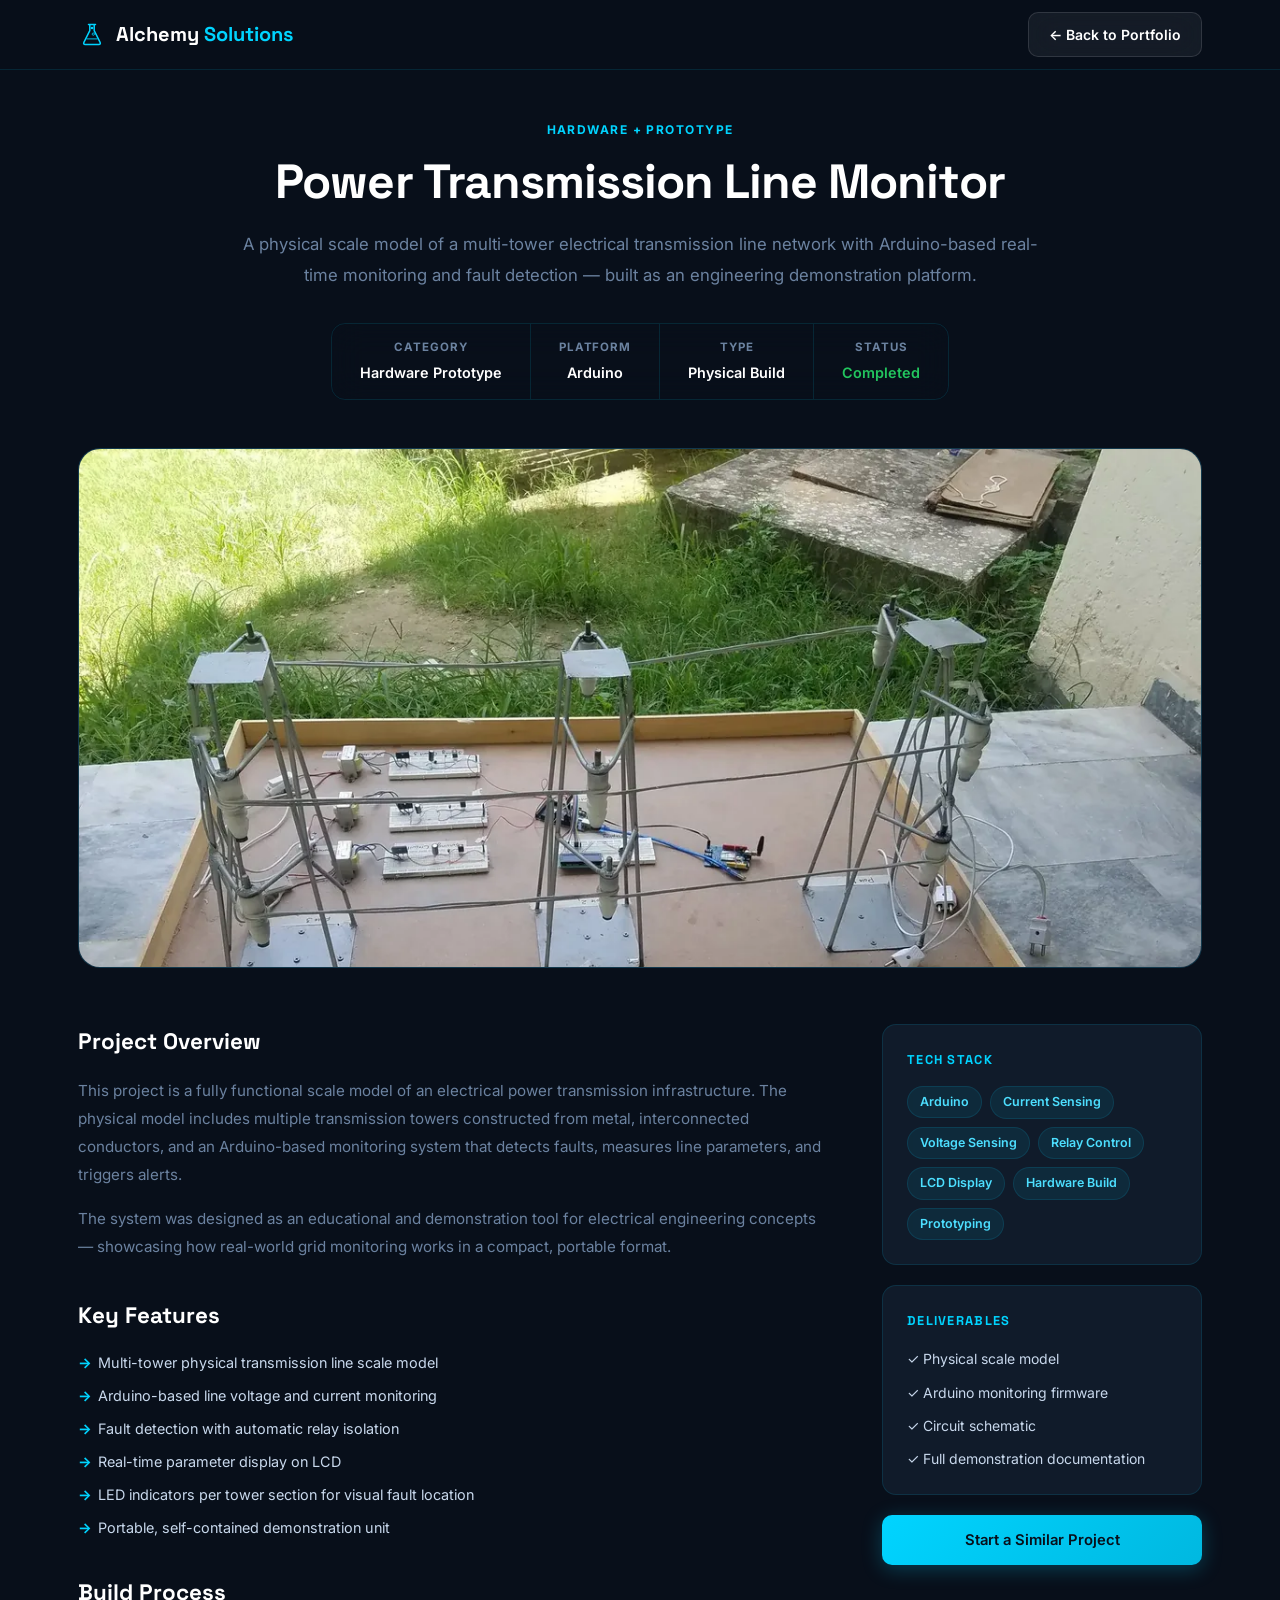
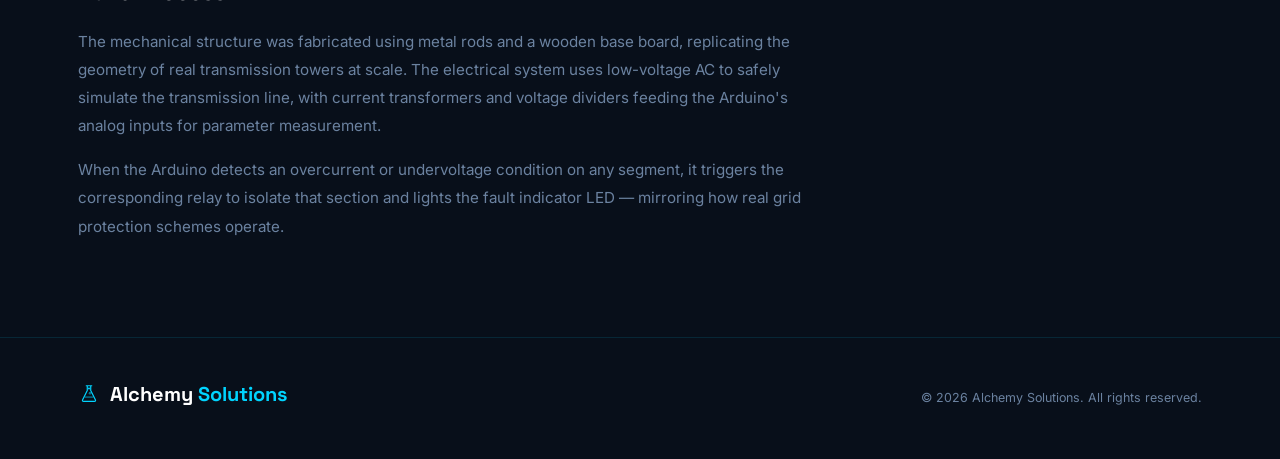
<file: projects/transmission-line.html>
<!DOCTYPE html>
<html lang="en">
<head>
  <meta charset="UTF-8" /><meta name="viewport" content="width=device-width, initial-scale=1.0" />
  <title>Power Transmission Line Monitor | Alchemy Solutions</title>
  <meta name="description" content="Arduino-based power transmission line monitoring prototype with fault detection and alerting." />
  <link rel="canonical" href="https://alchemysolutionstech.com/projects/transmission-line.html" />
  <meta property="og:type" content="article" />
  <meta property="og:title" content="Power Transmission Line Monitor | Alchemy Solutions" />
  <meta property="og:description" content="Arduino-based power transmission line monitoring prototype with fault detection and alerting." />
  <meta property="og:image" content="https://alchemysolutionstech.com/assets/img/transmission-line.jpg" />
  <meta property="og:url" content="https://alchemysolutionstech.com/projects/transmission-line.html" />
  <link rel="icon" type="image/svg+xml" href="data:image/svg+xml,%3Csvg xmlns='http://www.w3.org/2000/svg' viewBox='0 0 28 28'%3E%3Crect width='28' height='28' rx='6' fill='%230D1B2A'/%3E%3Cpath d='M11.8 3.5 V9.6 L5.9 21.4 Q5 23.4 7.2 23.4 H20.8 Q23 23.4 22.1 21.4 L16.2 9.6 V3.5 M10.5 3.5 H17.5' fill='none' stroke='%2300D4FF' stroke-width='2' stroke-linecap='round' stroke-linejoin='round'/%3E%3Cpath d='M8.5 17.9 L6.8 21.4 Q6.3 22.8 7.7 22.8 H20.3 Q21.7 22.8 21.2 21.4 L19.5 17.9 Z' fill='%2300D4FF'/%3E%3C/svg%3E" />
  <link rel="stylesheet" href="../assets/css/style.css?v=2" />
  <link rel="stylesheet" href="../assets/css/project.css?v=3" />
  <link href="https://fonts.googleapis.com/css2?family=Inter:wght@300;400;500;600;700&family=Space+Grotesk:wght@500;600;700;800&display=swap" rel="stylesheet" />
</head>
<body>
  <nav class="navbar scrolled">
    <div class="container nav-inner">
      <a href="../index.html" class="logo">
        <div class="logo-mark"><svg width="28" height="28" viewBox="0 0 28 28" fill="none"><path d="M10.5 3.5 H17.5 M11.8 3.5 V9.6 L5.9 21.4 Q5 23.4 7.2 23.4 H20.8 Q23 23.4 22.1 21.4 L16.2 9.6 V3.5" fill="none" stroke="#00D4FF" stroke-width="1.5" stroke-linecap="round" stroke-linejoin="round"/><line x1="8.5" y1="17.9" x2="19.5" y2="17.9" stroke="#00D4FF" stroke-width="0.9"/><circle cx="15.3" cy="13.1" r="1.15" fill="none" stroke="#00D4FF" stroke-width="0.8"/><circle cx="14" cy="7" r="1.3" fill="#00D4FF"/></svg></div>
        <span class="logo-text">Alchemy<span class="accent"> Solutions</span></span>
      </a>
      <a href="../index.html#portfolio" class="btn btn-ghost btn-sm">← Back to Portfolio</a>
    </div>
  </nav>
  <div class="project-page">
    <div class="container">
      <div class="project-header">
        <span class="section-tag">Hardware + Prototype</span>
        <h1>Power Transmission Line Monitor</h1>
        <p class="project-intro">A physical scale model of a multi-tower electrical transmission line network with Arduino-based real-time monitoring and fault detection — built as an engineering demonstration platform.</p>
        <div class="project-meta">
          <div class="meta-item"><strong>Category</strong><span>Hardware Prototype</span></div>
          <div class="meta-item"><strong>Platform</strong><span>Arduino</span></div>
          <div class="meta-item"><strong>Type</strong><span>Physical Build</span></div>
          <div class="meta-item"><strong>Status</strong><span class="status-done">Completed</span></div>
        </div>
      </div>
      <div class="project-image-main">
        <img src="../assets/img/transmission-line.webp" width="1200" height="900" alt="Power Transmission Line Model" />
      </div>
      <div class="project-content">
        <div class="project-body">
          <h2>Project Overview</h2>
          <p>This project is a fully functional scale model of an electrical power transmission infrastructure. The physical model includes multiple transmission towers constructed from metal, interconnected conductors, and an Arduino-based monitoring system that detects faults, measures line parameters, and triggers alerts.</p>
          <p>The system was designed as an educational and demonstration tool for electrical engineering concepts — showcasing how real-world grid monitoring works in a compact, portable format.</p>
          <h2>Key Features</h2>
          <ul class="project-list">
            <li>Multi-tower physical transmission line scale model</li>
            <li>Arduino-based line voltage and current monitoring</li>
            <li>Fault detection with automatic relay isolation</li>
            <li>Real-time parameter display on LCD</li>
            <li>LED indicators per tower section for visual fault location</li>
            <li>Portable, self-contained demonstration unit</li>
          </ul>
          <h2>Build Process</h2>
          <p>The mechanical structure was fabricated using metal rods and a wooden base board, replicating the geometry of real transmission towers at scale. The electrical system uses low-voltage AC to safely simulate the transmission line, with current transformers and voltage dividers feeding the Arduino's analog inputs for parameter measurement.</p>
          <p>When the Arduino detects an overcurrent or undervoltage condition on any segment, it triggers the corresponding relay to isolate that section and lights the fault indicator LED — mirroring how real grid protection schemes operate.</p>
        </div>
        <div class="project-sidebar">
          <div class="sidebar-card">
            <h4>Tech Stack</h4>
            <div class="sidebar-tags">
              <span>Arduino</span><span>Current Sensing</span><span>Voltage Sensing</span>
              <span>Relay Control</span><span>LCD Display</span><span>Hardware Build</span><span>Prototyping</span>
            </div>
          </div>
          <div class="sidebar-card">
            <h4>Deliverables</h4>
            <ul class="deliverable-list">
              <li>✓ Physical scale model</li>
              <li>✓ Arduino monitoring firmware</li>
              <li>✓ Circuit schematic</li>
              <li>✓ Full demonstration documentation</li>
            </ul>
          </div>
          <a href="../index.html#contact" class="btn btn-primary btn-full">Start a Similar Project</a>
        </div>
      </div>
    </div>
  </div>
  <footer class="footer"><div class="container footer-inner"><div class="footer-brand"><div class="logo"><div class="logo-mark"><svg width="22" height="22" viewBox="0 0 28 28" fill="none"><path d="M10.5 3.5 H17.5 M11.8 3.5 V9.6 L5.9 21.4 Q5 23.4 7.2 23.4 H20.8 Q23 23.4 22.1 21.4 L16.2 9.6 V3.5" fill="none" stroke="#00D4FF" stroke-width="1.5" stroke-linecap="round" stroke-linejoin="round"/><line x1="8.5" y1="17.9" x2="19.5" y2="17.9" stroke="#00D4FF" stroke-width="0.9"/><circle cx="15.3" cy="13.1" r="1.15" fill="none" stroke="#00D4FF" stroke-width="0.8"/><circle cx="14" cy="7" r="1.3" fill="#00D4FF"/></svg></div><span class="logo-text">Alchemy<span class="accent"> Solutions</span></span></div></div><p class="footer-copy">© 2026 Alchemy Solutions. All rights reserved.</p></div></footer>
  <script data-goatcounter="https://alchemysolution.goatcounter.com/count" async src="https://gc.zgo.at/count.js"></script>
</body>
</html>
</file>
<file: assets/css/style.css>
/* ================================
   ALCHEMY SOLUTIONS — 2026 DESIGN
   Glassmorphism · Bento Grid
   Scroll Animations · Gradient Text
   ================================ */

:root {
  --navy:       #080F1A;
  --navy-2:     #0D1B2A;
  --navy-3:     #142233;
  --navy-card:  rgba(20, 34, 51, 0.7);
  --cyan:       #00D4FF;
  --cyan-2:     #00B8E0;
  --cyan-dim:   rgba(0, 212, 255, 0.12);
  --cyan-glow:  rgba(0, 212, 255, 0.25);
  --cyan-text:  #4DDFFF;
  --white:      #FFFFFF;
  --text:       #C8D8EC;
  --muted:      #6B82A0;
  --border:     rgba(0, 212, 255, 0.12);
  --border-h:   rgba(0, 212, 255, 0.35);
  --radius:     14px;
  --radius-lg:  22px;
  --blur:       blur(16px);
  --shadow-sm:  0 2px 12px rgba(0,0,0,0.3);
  --shadow-lg:  0 16px 48px rgba(0,0,0,0.4);
  --transition: all 0.3s cubic-bezier(0.4, 0, 0.2, 1);
  --font-body:  'Inter', sans-serif;
  --font-head:  'Space Grotesk', sans-serif;
}

*, *::before, *::after { box-sizing: border-box; margin: 0; padding: 0; }
html { scroll-behavior: smooth; }
body {
  font-family: var(--font-body);
  background: var(--navy);
  color: var(--text);
  line-height: 1.65;
  overflow-x: hidden;
}
.container { max-width: 1180px; margin: 0 auto; padding: 0 28px; }
a { text-decoration: none; color: inherit; }
ul { list-style: none; }

/* ---- GRADIENT TEXT ---- */
.gradient-text {
  background: linear-gradient(135deg, var(--cyan) 0%, #7B8FFF 60%, #C084FC 100%);
  -webkit-background-clip: text;
  -webkit-text-fill-color: transparent;
  background-clip: text;
}
.accent { color: var(--cyan); }

/* ---- BUTTONS ---- */
.btn {
  display: inline-flex;
  align-items: center;
  gap: 8px;
  padding: 13px 28px;
  border-radius: 10px;
  font-family: var(--font-body);
  font-weight: 600;
  font-size: 0.925rem;
  cursor: pointer;
  border: none;
  transition: var(--transition);
  position: relative;
  overflow: hidden;
}
.btn::after {
  content: '';
  position: absolute;
  inset: 0;
  background: rgba(255,255,255,0);
  transition: background 0.2s;
}
.btn:hover::after { background: rgba(255,255,255,0.06); }

.btn-primary {
  background: linear-gradient(135deg, var(--cyan), var(--cyan-2));
  color: var(--navy);
  box-shadow: 0 4px 20px var(--cyan-glow);
}
.btn-primary:hover {
  transform: translateY(-2px);
  box-shadow: 0 8px 32px rgba(0,212,255,0.4);
}

.btn-ghost {
  background: rgba(255,255,255,0.06);
  color: var(--white);
  border: 1px solid rgba(255,255,255,0.12);
  backdrop-filter: var(--blur);
}
.btn-ghost:hover { background: rgba(255,255,255,0.12); border-color: rgba(255,255,255,0.2); }

.btn-nav {
  background: var(--cyan-dim);
  color: var(--cyan);
  border: 1px solid var(--border);
  padding: 10px 22px;
  font-size: 0.875rem;
}
.btn-nav:hover { background: var(--cyan); color: var(--navy); }

.btn-sm { padding: 10px 20px; font-size: 0.875rem; }
.btn-full { width: 100%; justify-content: center; }

/* ---- NAVBAR ---- */
.navbar {
  position: fixed; top: 0; left: 0; right: 0;
  z-index: 100;
  padding: 18px 0;
  transition: var(--transition);
  border-bottom: 1px solid transparent;
}
.navbar.scrolled {
  background: rgba(8, 15, 26, 0.85);
  backdrop-filter: var(--blur);
  -webkit-backdrop-filter: var(--blur);
  border-bottom-color: var(--border);
  padding: 12px 0;
}
.nav-inner { display: flex; align-items: center; justify-content: space-between; }

.logo { display: flex; align-items: center; gap: 10px; }
.logo-mark { display: flex; align-items: center; }
.logo-text {
  font-family: var(--font-head);
  font-size: 1.25rem;
  font-weight: 700;
  color: var(--white);
}

.nav-links { display: flex; align-items: center; gap: 36px; }
.nav-links li a {
  color: var(--muted);
  font-size: 0.875rem;
  font-weight: 500;
  transition: color 0.2s;
}
.nav-links li a:hover { color: var(--white); }

.hamburger {
  display: none; flex-direction: column; gap: 5px;
  background: none; border: none; cursor: pointer; padding: 4px;
}
.hamburger span {
  display: block; width: 22px; height: 2px;
  background: var(--white); border-radius: 2px; transition: var(--transition);
}

/* ---- HERO ---- */
.hero {
  min-height: 100vh;
  display: flex; align-items: center;
  position: relative; overflow: hidden;
  padding: 130px 0 90px;
}

/* Animated blobs */
.hero-blobs { position: absolute; inset: 0; pointer-events: none; }
.blob {
  position: absolute;
  border-radius: 50%;
  filter: blur(80px);
  animation: float 8s ease-in-out infinite;
}
.blob-1 {
  width: 500px; height: 500px;
  background: radial-gradient(circle, rgba(0,212,255,0.12) 0%, transparent 70%);
  top: -100px; right: -100px;
  animation-delay: 0s;
}
.blob-2 {
  width: 400px; height: 400px;
  background: radial-gradient(circle, rgba(123,143,255,0.1) 0%, transparent 70%);
  bottom: 0; left: -80px;
  animation-delay: -3s;
}
.blob-3 {
  width: 300px; height: 300px;
  background: radial-gradient(circle, rgba(192,132,252,0.08) 0%, transparent 70%);
  top: 50%; left: 40%;
  animation-delay: -5s;
}
@keyframes float {
  0%, 100% { transform: translate(0, 0) scale(1); }
  33% { transform: translate(20px, -30px) scale(1.05); }
  66% { transform: translate(-15px, 15px) scale(0.95); }
}

.hero-grid-overlay {
  position: absolute; inset: 0;
  background-image:
    linear-gradient(var(--border) 1px, transparent 1px),
    linear-gradient(90deg, var(--border) 1px, transparent 1px);
  background-size: 60px 60px;
  mask-image: radial-gradient(ellipse 80% 80% at 50% 50%, black 0%, transparent 100%);
  opacity: 0.4;
}

.hero-inner { position: relative; z-index: 1; max-width: 760px; }

.hero-badge {
  display: inline-flex;
  align-items: center;
  gap: 8px;
  background: rgba(0,212,255,0.08);
  border: 1px solid var(--border);
  color: var(--cyan-text);
  padding: 7px 16px;
  border-radius: 100px;
  font-size: 0.8rem;
  font-weight: 600;
  margin-bottom: 28px;
  backdrop-filter: var(--blur);
}
.badge-dot {
  width: 7px; height: 7px;
  background: #22c55e;
  border-radius: 50%;
  box-shadow: 0 0 8px rgba(34,197,94,0.6);
  animation: pulse-dot 2s ease-in-out infinite;
}
@keyframes pulse-dot {
  0%, 100% { opacity: 1; }
  50% { opacity: 0.4; }
}

.hero-title {
  font-family: var(--font-head);
  font-size: clamp(2.6rem, 5.5vw, 4.2rem);
  font-weight: 800;
  line-height: 1.1;
  color: var(--white);
  margin-bottom: 24px;
  letter-spacing: -0.02em;
}

.hero-sub {
  font-size: 1.1rem;
  color: var(--muted);
  margin-bottom: 44px;
  line-height: 1.85;
  max-width: 580px;
}
.hero-sub strong { color: var(--text); }
.desktop-br { display: block; }

.hero-cta { display: flex; gap: 14px; flex-wrap: wrap; margin-bottom: 64px; }

.hero-stats {
  display: flex; align-items: center; gap: 36px; flex-wrap: wrap;
  padding: 24px 28px;
  background: rgba(255,255,255,0.03);
  border: 1px solid var(--border);
  border-radius: var(--radius);
  backdrop-filter: var(--blur);
  width: fit-content;
}
.stat { display: flex; flex-direction: column; }
.stat-num {
  font-family: var(--font-head);
  font-size: 1.9rem;
  font-weight: 700;
  color: var(--cyan);
  line-height: 1;
}
.stat-plus { font-size: 1.4rem; font-weight: 700; color: var(--cyan); display: inline; }
.stat-label { font-size: 0.75rem; color: var(--muted); margin-top: 5px; }
.stat-divider { width: 1px; height: 44px; background: var(--border); flex-shrink: 0; }

/* ---- SECTIONS ---- */
.section { padding: 110px 0; }
.section-dark { background: var(--navy-3); }

.section-header { text-align: center; margin-bottom: 72px; }
.section-tag {
  display: inline-block;
  color: var(--cyan);
  font-size: 0.75rem;
  font-weight: 700;
  letter-spacing: 0.12em;
  text-transform: uppercase;
  margin-bottom: 14px;
}
.section-title {
  font-family: var(--font-head);
  font-size: clamp(1.9rem, 3.5vw, 2.8rem);
  font-weight: 700;
  color: var(--white);
  margin-bottom: 16px;
  line-height: 1.15;
  letter-spacing: -0.02em;
}
.section-sub {
  font-size: 1rem;
  color: var(--muted);
  max-width: 540px;
  margin: 0 auto;
  line-height: 1.8;
}

/* ---- BENTO GRID ---- */
.bento-grid {
  display: grid;
  grid-template-columns: repeat(3, 1fr);
  grid-template-rows: auto;
  gap: 18px;
}

.bento-card {
  background: var(--navy-card);
  border: 1px solid var(--border);
  border-radius: var(--radius-lg);
  padding: 32px;
  backdrop-filter: var(--blur);
  -webkit-backdrop-filter: var(--blur);
  transition: var(--transition);
  position: relative;
  overflow: hidden;
}
.bento-card::before {
  content: '';
  position: absolute; top: 0; left: 0; right: 0;
  height: 1px;
  background: linear-gradient(90deg, transparent, var(--cyan-dim), transparent);
  opacity: 0;
  transition: opacity 0.3s;
}
.bento-card:hover {
  border-color: var(--border-h);
  transform: translateY(-3px);
  box-shadow: 0 12px 40px rgba(0,212,255,0.08), var(--shadow-lg);
}
.bento-card:hover::before { opacity: 1; }

/* Featured card spans 2 columns */
.bento-featured {
  grid-column: span 2;
  background: linear-gradient(135deg, rgba(0,212,255,0.07) 0%, rgba(123,143,255,0.05) 100%);
  border-color: rgba(0,212,255,0.25);
}

.bento-glow {
  position: absolute;
  top: -60px; right: -60px;
  width: 200px; height: 200px;
  background: radial-gradient(circle, rgba(0,212,255,0.15), transparent 70%);
  pointer-events: none;
}

.bento-badge {
  position: absolute; top: 20px; right: 20px;
  background: linear-gradient(135deg, var(--cyan), var(--cyan-2));
  color: var(--navy);
  font-size: 0.7rem; font-weight: 700;
  padding: 4px 12px; border-radius: 100px;
  text-transform: uppercase; letter-spacing: 0.05em;
}

.bento-icon { font-size: 2.2rem; margin-bottom: 18px; }

.bento-card h3 {
  font-family: var(--font-head);
  font-size: 1.15rem; font-weight: 600;
  color: var(--white); margin-bottom: 12px;
}
.bento-featured h3 { font-size: 1.4rem; }

.bento-card p {
  font-size: 0.9rem;
  color: var(--muted);
  line-height: 1.75;
  margin-bottom: 20px;
}

.bento-tags {
  display: flex; flex-wrap: wrap; gap: 8px;
  margin-bottom: 24px;
}
.bento-tags span {
  background: rgba(0,212,255,0.08);
  color: var(--cyan-text);
  border: 1px solid var(--border);
  font-size: 0.75rem; font-weight: 600;
  padding: 4px 12px; border-radius: 100px;
}
.bento-featured .bento-tags { margin-bottom: 28px; }

/* ---- TECH STACK ---- */
.stack-categories {
  display: grid;
  grid-template-columns: repeat(auto-fit, minmax(260px, 1fr));
  gap: 20px;
}

.stack-group {
  background: var(--navy-card);
  border: 1px solid var(--border);
  border-radius: var(--radius);
  padding: 24px;
  backdrop-filter: var(--blur);
  transition: var(--transition);
}
.stack-group:hover { border-color: var(--border-h); }

.stack-group-title {
  font-family: var(--font-head);
  font-size: 0.8rem; font-weight: 700;
  color: var(--cyan);
  text-transform: uppercase;
  letter-spacing: 0.1em;
  margin-bottom: 16px;
}

.stack-items { display: flex; flex-wrap: wrap; gap: 8px; }
.stack-item {
  background: rgba(255,255,255,0.04);
  border: 1px solid rgba(255,255,255,0.08);
  color: var(--text);
  font-size: 0.8rem; font-weight: 500;
  padding: 5px 12px; border-radius: 6px;
  transition: var(--transition);
}
.stack-item:hover {
  background: var(--cyan-dim);
  border-color: var(--border);
  color: var(--cyan-text);
}

/* ---- ABOUT ---- */
.about-inner {
  display: grid;
  grid-template-columns: 1fr 1fr;
  gap: 80px; align-items: start;
}
.about-text .section-title { text-align: left; }
.about-text .section-tag { text-align: left; display: block; }

.about-text p {
  color: var(--muted); margin-bottom: 18px; line-height: 1.85;
}

.about-points { display: flex; flex-direction: column; gap: 14px; margin: 28px 0 36px; }
.about-point { display: flex; align-items: flex-start; gap: 14px; }
.point-check {
  width: 22px; height: 22px; flex-shrink: 0;
  background: var(--cyan-dim);
  border: 1px solid var(--border);
  border-radius: 50%;
  display: flex; align-items: center; justify-content: center;
  color: var(--cyan);
  font-size: 0.75rem; font-weight: 700;
  margin-top: 2px;
}
.about-point span { font-size: 0.9rem; line-height: 1.6; }

/* Glass cards in About */
.about-cards {
  display: grid;
  grid-template-columns: 1fr 1fr;
  gap: 14px;
}
.glass-card {
  background: rgba(255,255,255,0.03);
  border: 1px solid var(--border);
  border-radius: var(--radius);
  padding: 20px;
  display: flex; align-items: center; gap: 14px;
  backdrop-filter: var(--blur);
  transition: var(--transition);
}
.glass-card:hover { border-color: var(--border-h); background: rgba(0,212,255,0.05); }

.card-wide { grid-column: span 2; }

.glass-icon { font-size: 1.6rem; flex-shrink: 0; }
.glass-card strong { display: block; color: var(--white); font-size: 0.9rem; font-weight: 600; }
.glass-card span { color: var(--muted); font-size: 0.8rem; }
.glass-card div { display: flex; flex-direction: column; gap: 3px; }

/* ---- PORTFOLIO ---- */
.portfolio-grid {
  display: grid;
  grid-template-columns: repeat(3, 1fr);
  gap: 24px; margin-bottom: 56px;
}
@media (max-width: 1024px) {
  .portfolio-grid { grid-template-columns: repeat(2, 1fr); }
}
@media (max-width: 600px) {
  .portfolio-grid { grid-template-columns: 1fr; }
}

.portfolio-card {
  background: var(--navy-card);
  border: 1px solid var(--border);
  border-radius: var(--radius-lg);
  overflow: hidden;
  transition: var(--transition);
  display: flex;
  flex-direction: column;
  cursor: pointer;
  text-decoration: none;
  color: inherit;
}
.portfolio-card:hover {
  transform: translateY(-6px);
  border-color: var(--border-h);
  box-shadow: 0 24px 60px rgba(0,0,0,0.5), 0 0 40px rgba(0,212,255,0.07);
}

.portfolio-img {
  width: 100%;
  height: 220px;
  overflow: hidden;
  flex-shrink: 0;
  background: var(--navy-3);
  position: relative;
}
.portfolio-img img {
  width: 100%;
  height: 100%;
  object-fit: cover;
  object-position: center top;
  display: block;
  transition: transform 0.5s ease;
}
.portfolio-card:hover .portfolio-img img { transform: scale(1.06); }

.portfolio-overlay {
  position: absolute;
  inset: 0;
  background: rgba(0, 212, 255, 0.15);
  backdrop-filter: blur(2px);
  display: flex;
  align-items: center;
  justify-content: center;
  opacity: 0;
  transition: opacity 0.3s ease;
}
.portfolio-overlay span {
  background: var(--cyan);
  color: var(--navy);
  font-weight: 700;
  font-size: 0.9rem;
  padding: 10px 24px;
  border-radius: 8px;
  font-family: var(--font-head);
}
.portfolio-card:hover .portfolio-overlay { opacity: 1; }

.portfolio-label {
  padding: 18px 22px 22px;
  border-top: 1px solid var(--border);
}
.portfolio-tag {
  display: inline-block;
  color: var(--cyan);
  font-size: 0.72rem; font-weight: 700;
  text-transform: uppercase; letter-spacing: 0.07em;
  margin-bottom: 8px;
}
.portfolio-label h3 {
  font-family: var(--font-head);
  font-size: 1rem; font-weight: 600;
  color: var(--white);
  line-height: 1.35;
  margin: 0;
}

.portfolio-cta {
  text-align: center;
  display: flex; flex-direction: column; align-items: center; gap: 18px;
}
.portfolio-cta p { color: var(--muted); font-size: 1rem; }

/* ---- PROCESS ---- */
.process-track {
  display: grid;
  grid-template-columns: repeat(4, 1fr);
  gap: 0;
  position: relative;
}
.process-line {
  position: absolute;
  top: 28px; left: 10%; right: 10%;
  height: 1px;
  background: linear-gradient(90deg, transparent, var(--border), var(--cyan-dim), var(--border), transparent);
}

.process-step {
  display: flex; flex-direction: column; align-items: center;
  text-align: center; padding: 0 20px;
  position: relative; z-index: 1;
}

.step-circle {
  width: 56px; height: 56px;
  border-radius: 50%;
  background: var(--navy-card);
  border: 1px solid var(--border);
  display: flex; align-items: center; justify-content: center;
  font-family: var(--font-head);
  font-size: 0.9rem; font-weight: 700;
  color: var(--cyan);
  margin-bottom: 20px;
  backdrop-filter: var(--blur);
  transition: var(--transition);
}
.process-step:hover .step-circle {
  background: var(--cyan);
  color: var(--navy);
  border-color: var(--cyan);
  box-shadow: 0 0 24px var(--cyan-glow);
}

.step-content h3 {
  font-family: var(--font-head);
  font-size: 1rem; font-weight: 600;
  color: var(--white); margin-bottom: 10px;
}
.step-content p { font-size: 0.85rem; color: var(--muted); line-height: 1.7; }

/* ---- CONTACT ---- */
.contact-inner {
  display: grid;
  grid-template-columns: 1fr 380px;
  gap: 56px; align-items: start;
}

.glass-form {
  background: rgba(255,255,255,0.02);
  border: 1px solid var(--border);
  border-radius: var(--radius-lg);
  padding: 36px;
  backdrop-filter: var(--blur);
  display: flex; flex-direction: column; gap: 20px;
}

.form-row { display: grid; grid-template-columns: 1fr 1fr; gap: 20px; }
.form-group { display: flex; flex-direction: column; gap: 8px; }
.form-group label {
  font-size: 0.82rem; font-weight: 600; color: var(--text);
}

.form-group input,
.form-group select,
.form-group textarea {
  background: rgba(255,255,255,0.04);
  border: 1px solid var(--border);
  border-radius: 10px;
  padding: 12px 16px;
  color: var(--white);
  font-family: var(--font-body);
  font-size: 0.9rem;
  transition: border-color 0.2s, box-shadow 0.2s;
  outline: none;
}
.form-group input::placeholder,
.form-group textarea::placeholder { color: var(--muted); }
.form-group input:focus,
.form-group select:focus,
.form-group textarea:focus {
  border-color: var(--cyan);
  box-shadow: 0 0 0 3px var(--cyan-dim);
}
.form-group select option { background: var(--navy-3); color: var(--white); }
.form-group textarea { resize: vertical; }

.contact-details h3 {
  font-family: var(--font-head);
  font-size: 1.3rem; font-weight: 600;
  color: var(--white); margin-bottom: 28px;
}
.contact-item {
  display: flex; align-items: flex-start; gap: 16px;
  margin-bottom: 22px;
}
.contact-icon-wrap { font-size: 1.1rem; margin-top: 2px; flex-shrink: 0; }
.contact-item div { display: flex; flex-direction: column; gap: 4px; }
.contact-item strong { color: var(--white); font-size: 0.85rem; font-weight: 600; }
.contact-item a, .contact-item span { color: var(--muted); font-size: 0.85rem; }
.contact-item a:hover { color: var(--cyan); }

.also-find { margin-top: 32px; }
.also-find p { font-size: 0.8rem; color: var(--muted); margin-bottom: 12px; }
.platform-badges { display: flex; gap: 10px; }
.platform-badge {
  background: rgba(255,255,255,0.04);
  border: 1px solid var(--border);
  color: var(--text);
  padding: 7px 18px;
  border-radius: 8px;
  font-size: 0.85rem; font-weight: 600;
  transition: var(--transition);
}
.platform-badge:hover { background: var(--cyan-dim); border-color: var(--border-h); color: var(--cyan); }

/* ---- TESTIMONIALS ---- */
.reviews-trust {
  display: flex; align-items: center; justify-content: center;
  gap: 20px; flex-wrap: wrap; margin-top: 16px;
}
.reviews-score { display: flex; align-items: center; gap: 8px; }
.stars-display { color: #FFB800; font-size: 1.3rem; letter-spacing: 2px; }
.score-big {
  font-family: var(--font-head); font-size: 1.4rem;
  font-weight: 700; color: var(--white);
}
.score-sep { color: var(--muted); }
.score-count { color: var(--muted); font-size: 0.95rem; }
.verified-badge {
  display: inline-flex; align-items: center; gap: 6px;
  padding: 6px 16px;
  background: rgba(0,212,255,0.08);
  border: 1px solid var(--border-h);
  border-radius: 20px;
  color: var(--cyan); font-size: 0.82rem; font-weight: 600;
  transition: var(--transition);
}
.verified-badge:hover { background: var(--cyan-dim); }

.testimonials-grid {
  display: grid; grid-template-columns: repeat(3, 1fr);
  gap: 24px; margin-top: 48px;
}
.testimonial-card {
  background: var(--navy-card);
  border: 1px solid var(--border);
  border-radius: var(--radius-lg);
  padding: 28px;
  display: flex; flex-direction: column; gap: 14px;
  transition: var(--transition);
  backdrop-filter: var(--blur);
}
.testimonial-card:hover {
  border-color: var(--border-h);
  transform: translateY(-4px);
  box-shadow: 0 16px 40px rgba(0,212,255,0.08);
}
.tc-featured {
  grid-column: span 2;
  background: linear-gradient(135deg, rgba(20,34,51,0.9) 0%, rgba(0,212,255,0.05) 100%);
  border-color: rgba(0,212,255,0.2);
}
.tc-stars { color: #FFB800; font-size: 1rem; letter-spacing: 2px; }
.tc-quote {
  color: var(--text); font-size: 0.9rem; line-height: 1.75;
  font-style: italic; flex: 1;
}
.tc-project {
  font-size: 0.75rem; color: var(--cyan); font-weight: 600;
  text-transform: uppercase; letter-spacing: 0.5px;
  border-top: 1px solid var(--border); padding-top: 14px;
}
.tc-footer {
  display: flex; align-items: center;
  justify-content: space-between; gap: 12px;
}
.tc-reviewer { display: flex; align-items: center; gap: 10px; }
.tc-avatar {
  width: 38px; height: 38px; border-radius: 50%;
  background: linear-gradient(135deg, var(--cyan), #7B8FFF);
  display: flex; align-items: center; justify-content: center;
  font-weight: 700; font-size: 0.9rem; color: var(--navy); flex-shrink: 0;
}
.tc-reviewer strong { display: block; font-size: 0.88rem; color: var(--white); }
.tc-country { font-size: 0.75rem; color: var(--muted); }
.tc-meta { display: flex; flex-direction: column; align-items: flex-end; gap: 3px; }
.tc-value { font-family: var(--font-head); font-weight: 700; font-size: 1rem; color: var(--white); }
.tc-source { font-size: 0.72rem; color: var(--muted); }
.testimonials-cta { text-align: center; margin-top: 40px; }

/* ---- FOOTER ---- */
.footer {
  background: var(--navy);
  border-top: 1px solid var(--border);
  padding: 40px 0;
}
.footer-inner {
  display: flex; align-items: center; justify-content: space-between;
  flex-wrap: wrap; gap: 20px;
}
.footer-brand .logo { margin-bottom: 8px; }
.footer-brand p { font-size: 0.8rem; color: var(--muted); }

.footer-nav { display: flex; gap: 24px; flex-wrap: wrap; }
.footer-nav a { color: var(--muted); font-size: 0.85rem; transition: color 0.2s; }
.footer-nav a:hover { color: var(--cyan); }

.footer-copy { color: var(--muted); font-size: 0.78rem; }

/* ---- SCROLL REVEAL ANIMATION ---- */
.reveal {
  opacity: 0;
  transform: translateY(28px);
  transition: opacity 0.65s cubic-bezier(0.4, 0, 0.2, 1),
              transform 0.65s cubic-bezier(0.4, 0, 0.2, 1);
}
.reveal.visible {
  opacity: 1;
  transform: translateY(0);
}

/* ---- RESPONSIVE ---- */
@media (max-width: 1024px) {
  .bento-grid { grid-template-columns: repeat(2, 1fr); }
  .bento-featured { grid-column: span 2; }
  .process-track { grid-template-columns: repeat(2, 1fr); gap: 32px; }
  .process-line { display: none; }
}

@media (max-width: 900px) {
  .about-inner { grid-template-columns: 1fr; gap: 48px; }
  .contact-inner { grid-template-columns: 1fr; }
  .testimonials-grid { grid-template-columns: 1fr 1fr; }
  .tc-featured { grid-column: span 2; }
}

@media (max-width: 768px) {
  .nav-links {
    display: none;
    position: fixed; top: 60px; left: 0; right: 0;
    background: rgba(8,15,26,0.97);
    backdrop-filter: var(--blur);
    flex-direction: column;
    padding: 28px 24px; gap: 20px;
    border-bottom: 1px solid var(--border);
  }
  .nav-links.open { display: flex; }
  .hamburger { display: flex; }

  .hero-stats { flex-direction: column; align-items: flex-start; gap: 14px; width: 100%; }
  .stat-divider { display: none; }

  .bento-grid { grid-template-columns: 1fr; }
  .bento-featured { grid-column: span 1; }

  .about-cards { grid-template-columns: 1fr; }
  .card-wide { grid-column: span 1; }

  .form-row { grid-template-columns: 1fr; }
  .process-track { grid-template-columns: 1fr; }

  .footer-inner { flex-direction: column; align-items: flex-start; }

  .desktop-br { display: none; }
}

@media (max-width: 480px) {
  .portfolio-grid { grid-template-columns: 1fr; }
  .hero-cta { flex-direction: column; }
  .glass-form { padding: 24px; }
  .hero-stats { padding: 20px; }
  .testimonials-grid { grid-template-columns: 1fr; }
  .tc-featured { grid-column: span 1; }
  .reviews-trust { flex-direction: column; gap: 12px; }
}

/* ---- FLOATING WHATSAPP BUTTON ---- */
.whatsapp-float {
  position: fixed;
  bottom: 24px;
  right: 24px;
  width: 56px;
  height: 56px;
  border-radius: 50%;
  background: #25d366;
  display: flex;
  align-items: center;
  justify-content: center;
  box-shadow: 0 4px 16px rgba(0, 0, 0, 0.35);
  z-index: 998;
  transition: transform 0.2s ease, box-shadow 0.2s ease;
}
.whatsapp-float:hover {
  transform: scale(1.08);
  box-shadow: 0 6px 22px rgba(37, 211, 102, 0.45);
}
@media (max-width: 600px) {
  .whatsapp-float {
    width: 50px;
    height: 50px;
    bottom: 18px;
    right: 18px;
  }
}

/* ---- FOUNDER SECTION ---- */
.founder-card {
  display: flex;
  gap: 44px;
  align-items: center;
  max-width: 940px;
  margin: 0 auto;
  padding: 44px;
  background: rgba(255, 255, 255, 0.03);
  border: 1px solid rgba(0, 212, 255, 0.15);
  border-radius: 20px;
}
.founder-avatar {
  width: 180px;
  height: 180px;
  border-radius: 50%;
  flex-shrink: 0;
  display: flex;
  align-items: center;
  justify-content: center;
  font-family: 'Space Grotesk', sans-serif;
  font-size: 56px;
  font-weight: 700;
  color: #00d4ff;
  background: linear-gradient(135deg, rgba(0, 212, 255, 0.18), rgba(13, 27, 42, 0.6));
  border: 2px solid rgba(0, 212, 255, 0.35);
}
.founder-photo {
  width: 180px;
  height: 180px;
  border-radius: 50%;
  flex-shrink: 0;
  overflow: hidden;
  border: 2px solid rgba(0, 212, 255, 0.35);
}
.founder-photo img {
  width: 100%;
  height: 100%;
  object-fit: cover;
}
.founder-info h3 {
  font-family: 'Space Grotesk', sans-serif;
  font-size: 1.6rem;
  margin-bottom: 2px;
}
.founder-role {
  color: #00d4ff;
  font-weight: 600;
  margin-bottom: 14px;
}
.founder-info p {
  margin-bottom: 12px;
  opacity: 0.88;
}
.founder-badges {
  display: flex;
  flex-wrap: wrap;
  gap: 10px;
  margin: 16px 0 22px;
}
.founder-badge {
  padding: 7px 15px;
  border: 1px solid rgba(0, 212, 255, 0.3);
  border-radius: 999px;
  font-size: 0.85rem;
  white-space: nowrap;
}
a.badge-link {
  color: #00d4ff;
  text-decoration: none;
  transition: background 0.2s ease, transform 0.2s ease;
}
a.badge-link:hover {
  background: rgba(0, 212, 255, 0.12);
  transform: translateY(-1px);
}
.founder-ctas {
  display: flex;
  gap: 12px;
  flex-wrap: wrap;
}
@media (max-width: 720px) {
  .founder-card {
    flex-direction: column;
    text-align: center;
    padding: 32px 22px;
  }
  .founder-badges, .founder-ctas {
    justify-content: center;
  }
}
.footer-nav-external a {
  color: #00d4ff;
}

/* ---- PROMINENT PLATFORM BADGES ---- */
.platform-badge-big {
  display: flex;
  flex-direction: column;
  gap: 4px;
  padding: 16px 26px;
  border: 1px solid rgba(0, 212, 255, 0.35);
  border-radius: 14px;
  background: rgba(0, 212, 255, 0.06);
  text-decoration: none;
  transition: transform 0.2s ease, box-shadow 0.2s ease, border-color 0.2s ease;
}
.platform-badge-big strong {
  font-family: 'Space Grotesk', sans-serif;
  font-size: 1.1rem;
  color: #fff;
}
.platform-badge-big .platform-rating {
  color: #00d4ff;
  font-size: 0.88rem;
  font-weight: 600;
}
.platform-badge-big:hover {
  transform: translateY(-3px);
  border-color: rgba(0, 212, 255, 0.7);
  box-shadow: 0 8px 24px rgba(0, 212, 255, 0.18);
}
</file>
<file: assets/css/project.css>
/* ================================
   PROJECT DETAIL PAGE STYLES
   ================================ */

.project-page {
  padding: 120px 0 80px;
  min-height: 100vh;
}

.project-header {
  max-width: 820px;
  margin: 0 auto 48px;
  text-align: center;
}

.project-header .section-tag { display: block; margin-bottom: 14px; }

.project-header h1 {
  font-family: var(--font-head);
  font-size: clamp(2rem, 4vw, 3rem);
  font-weight: 800;
  color: var(--white);
  margin-bottom: 20px;
  line-height: 1.15;
  letter-spacing: -0.02em;
}

.project-intro {
  font-size: 1.05rem;
  color: var(--muted);
  line-height: 1.85;
  margin-bottom: 32px;
}

.project-meta {
  display: flex;
  justify-content: center;
  gap: 0;
  flex-wrap: wrap;
  border: 1px solid var(--border);
  border-radius: var(--radius);
  overflow: hidden;
  backdrop-filter: var(--blur);
  width: fit-content;
  margin: 0 auto;
}

.meta-item {
  display: flex;
  flex-direction: column;
  padding: 14px 28px;
  border-right: 1px solid var(--border);
  gap: 4px;
}
.meta-item:last-child { border-right: none; }

.meta-item strong {
  font-size: 0.72rem;
  font-weight: 700;
  color: var(--muted);
  text-transform: uppercase;
  letter-spacing: 0.08em;
}

.meta-item span {
  font-size: 0.9rem;
  font-weight: 600;
  color: var(--white);
}

.status-done {
  color: #22c55e !important;
}

.project-image-main {
  border-radius: var(--radius-lg);
  overflow: hidden;
  border: 1px solid var(--border);
  margin-bottom: 56px;
  background: var(--navy-3);
  max-height: 520px;
  display: flex;
  align-items: center;
  justify-content: center;
}

.project-image-main img {
  width: 100%;
  height: 100%;
  object-fit: cover;
  object-position: center top;
  display: block;
  max-height: 520px;
}

.project-content {
  display: grid;
  grid-template-columns: 1fr 320px;
  gap: 48px;
  align-items: start;
}

.project-body h2 {
  font-family: var(--font-head);
  font-size: 1.4rem;
  font-weight: 700;
  color: var(--white);
  margin: 36px 0 16px;
}
.project-body h2:first-child { margin-top: 0; }

.project-body p {
  color: var(--muted);
  font-size: 0.95rem;
  line-height: 1.85;
  margin-bottom: 16px;
}

.project-list {
  list-style: none;
  display: flex;
  flex-direction: column;
  gap: 10px;
  margin-bottom: 16px;
}

.project-list li {
  color: var(--text);
  font-size: 0.9rem;
  line-height: 1.6;
  padding-left: 20px;
  position: relative;
}
.project-list li::before {
  content: '→';
  position: absolute;
  left: 0;
  color: var(--cyan);
  font-weight: 700;
}

/* Sidebar */
.project-sidebar {
  display: flex;
  flex-direction: column;
  gap: 20px;
  position: sticky;
  top: 100px;
}

.sidebar-card {
  background: var(--navy-card);
  border: 1px solid var(--border);
  border-radius: var(--radius);
  padding: 24px;
  backdrop-filter: var(--blur);
}

.sidebar-card h4 {
  font-family: var(--font-head);
  font-size: 0.8rem;
  font-weight: 700;
  color: var(--cyan);
  text-transform: uppercase;
  letter-spacing: 0.1em;
  margin-bottom: 16px;
}

.sidebar-tags {
  display: flex;
  flex-wrap: wrap;
  gap: 8px;
}

.sidebar-tags span {
  background: rgba(0,212,255,0.08);
  color: var(--cyan-text);
  border: 1px solid var(--border);
  font-size: 0.78rem;
  font-weight: 600;
  padding: 5px 12px;
  border-radius: 100px;
}

.deliverable-list {
  list-style: none;
  display: flex;
  flex-direction: column;
  gap: 10px;
}

.deliverable-list li {
  color: var(--text);
  font-size: 0.875rem;
}

@media (max-width: 900px) {
  .project-content { grid-template-columns: 1fr; }
  .project-sidebar { position: static; }
  .project-meta { width: 100%; }
  .meta-item { flex: 1; min-width: 120px; }
}

/* ---- VIDEO DEMOS ---- */
.project-image-main video {
  width: 100%;
  height: auto;
  border-radius: 14px;
  display: block;
  background: #000;
}

/* ---- CLIENT REVIEW QUOTE ---- */
.client-review {
  margin: 28px 0 0;
  padding: 24px 26px;
  border-left: 3px solid #00d4ff;
  border-radius: 0 14px 14px 0;
  background: rgba(0, 212, 255, 0.05);
}
.client-review .tc-stars {
  color: #ffc542;
  letter-spacing: 2px;
  margin-bottom: 10px;
}
.client-review p {
  font-style: italic;
  opacity: 0.92;
  margin-bottom: 12px;
}
.client-review footer {
  font-size: 0.88rem;
  color: #00d4ff;
  font-weight: 600;
}
</file>
